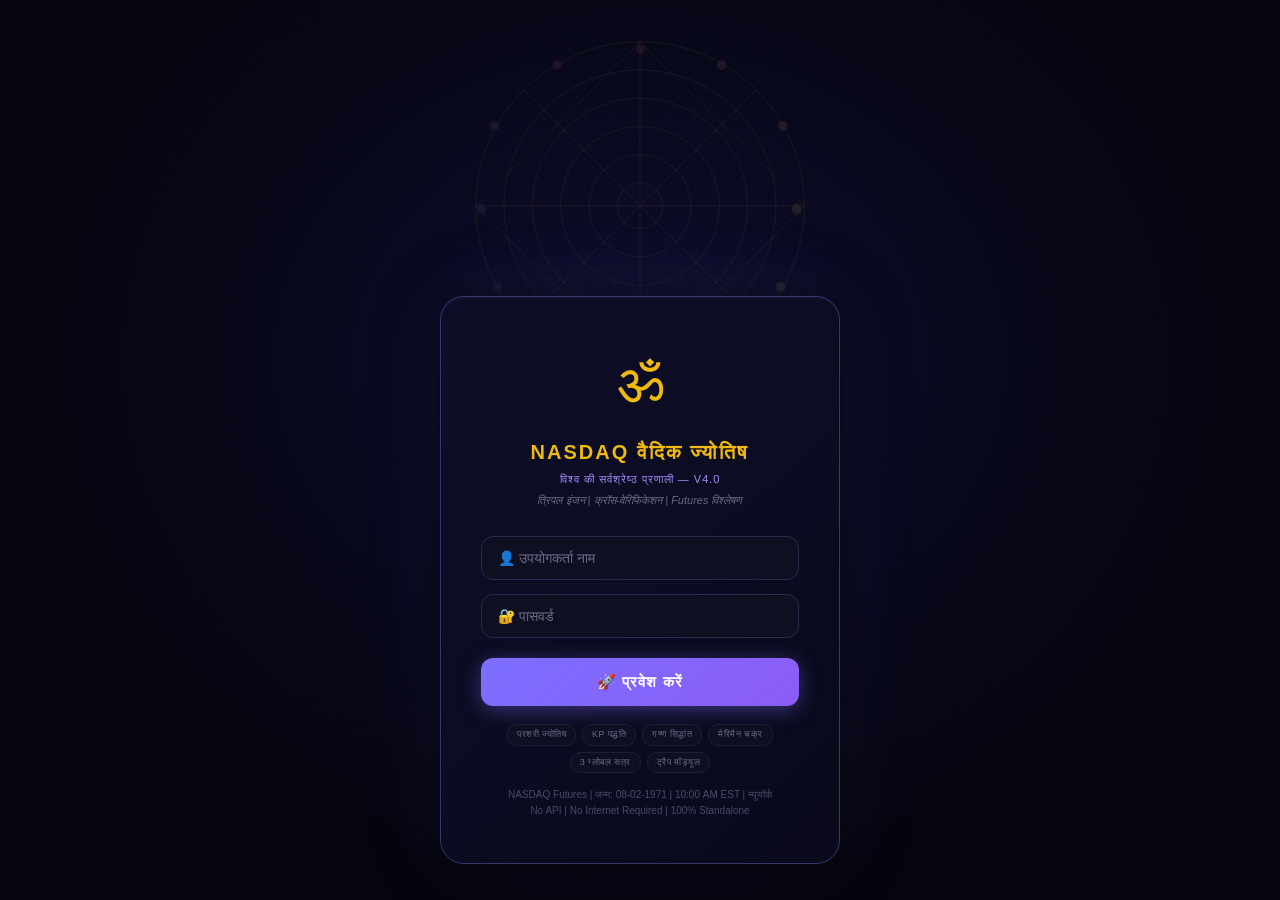
<file: index.html>
<!DOCTYPE html>
<html lang="hi">
<head>
<meta charset="UTF-8">
<meta name="viewport" content="width=device-width, initial-scale=1.0">
<title>NASDAQ वैदिक ज्योतिष v4.0 — विश्व का सर्वश्रेष्ठ सिस्टम</title>
<style>
/* ============================================================
   V4.0 — WORLD'S MOST ADVANCED VEDIC FINANCIAL ASTROLOGY
   NASDAQ Futures | 3 Global Sessions | Cross-Verification
   Triple Engine: Parashari + KP + Gann + Merriman
   ============================================================ */
*{margin:0;padding:0;box-sizing:border-box;}
:root{
  --bg:#05050e;--bg2:#0a0a18;--bg3:#0f0f22;--bg4:#14142e;--bg5:#1a1a3a;
  --accent:#7c6fff;--accent2:#a78bfa;--accent3:#c4b5fd;
  --gold:#f0b90b;--gold2:#ffd700;--gold3:#ffe066;
  --green:#00d084;--green2:#10b981;--green3:#34d399;
  --red:#ff4757;--red2:#ef4444;--red3:#f87171;
  --yellow:#ffd32a;--orange:#f97316;
  --blue:#3b82f6;--blue2:#60a5fa;--purple:#8b5cf6;
  --cyan:#06b6d4;--pink:#ec4899;
  --text:#e8e8f8;--text2:#c8c8e8;--muted:#6b6b8a;--muted2:#4a4a6a;
  --border:#1e1e3a;--border2:#2a2a50;--border3:#363670;
  --shadow:0 4px 24px rgba(0,0,0,0.6);
  --shadow2:0 8px 48px rgba(0,0,0,0.8);
  --glow-green:0 0 30px rgba(0,208,132,0.25);
  --glow-red:0 0 30px rgba(255,71,87,0.25);
  --glow-gold:0 0 30px rgba(240,185,11,0.25);
  --glow-accent:0 0 30px rgba(124,111,255,0.25);
}
*{transition:color 0.15s,background 0.15s,border-color 0.15s;}
body{background:var(--bg);color:var(--text);font-family:'Segoe UI',Arial,sans-serif;
  font-size:13px;min-height:100vh;overflow-x:hidden;line-height:1.5;}
::-webkit-scrollbar{width:5px;height:5px;}
::-webkit-scrollbar-track{background:var(--bg2);}
::-webkit-scrollbar-thumb{background:var(--border3);border-radius:3px;}
::-webkit-scrollbar-thumb:hover{background:var(--accent);}

/* ============================================================ LOGIN */
#loginScreen{
  position:fixed;inset:0;z-index:9999;
  background:radial-gradient(ellipse at 50% 40%,#0d0d2e 0%,#05050e 70%);
  display:flex;align-items:center;justify-content:center;flex-direction:column;gap:0;
}
.stars-wrap{position:fixed;inset:0;z-index:0;pointer-events:none;}
.star{position:absolute;border-radius:50%;background:#fff;}
@keyframes twinkle{0%,100%{opacity:.2;transform:scale(1);}50%{opacity:1;transform:scale(1.3);}}
@keyframes rotateMandala{to{transform:rotate(360deg);}}
.login-mandala-wrap{position:relative;width:340px;height:340px;margin-bottom:-80px;z-index:1;}
.login-mandala{width:100%;height:100%;animation:rotateMandala 40s linear infinite;opacity:.12;}
.login-mandala2{position:absolute;inset:0;width:100%;height:100%;animation:rotateMandala 25s linear infinite reverse;opacity:.08;}
.login-box{
  background:linear-gradient(135deg,rgba(13,13,40,0.97),rgba(10,10,28,0.99));
  border:1px solid var(--border3);border-radius:24px;
  padding:44px 40px;width:400px;
  box-shadow:var(--shadow2),0 0 80px rgba(124,111,255,0.15),inset 0 1px 0 rgba(255,255,255,0.05);
  position:relative;z-index:2;text-align:center;
}
@keyframes omPulse{0%,100%{text-shadow:0 0 20px rgba(240,185,11,.5),0 0 40px rgba(240,185,11,.2);}
  50%{text-shadow:0 0 40px rgba(240,185,11,.9),0 0 80px rgba(240,185,11,.4),0 0 120px rgba(240,185,11,.1);}}
.login-om{font-size:56px;color:var(--gold);margin-bottom:12px;animation:omPulse 3s ease-in-out infinite;display:block;}
.login-title{font-size:20px;font-weight:800;color:var(--gold);letter-spacing:2px;margin-bottom:4px;text-transform:uppercase;}
.login-ver{font-size:11px;color:var(--accent2);margin-bottom:4px;letter-spacing:1px;}
.login-sub{font-size:11px;color:var(--muted);margin-bottom:28px;font-style:italic;}
.login-field{
  width:100%;background:var(--bg3);border:1px solid var(--border2);
  color:var(--text);padding:13px 16px;border-radius:12px;font-size:14px;
  margin-bottom:14px;outline:none;transition:border-color .3s,box-shadow .3s;
}
.login-field:focus{border-color:var(--accent);box-shadow:0 0 0 3px rgba(124,111,255,.15);}
.login-field::placeholder{color:var(--muted);}
.login-btn{
  width:100%;background:linear-gradient(135deg,var(--accent),var(--purple));
  color:#fff;border:none;padding:15px;border-radius:12px;font-size:15px;
  font-weight:700;cursor:pointer;letter-spacing:1px;
  box-shadow:0 4px 20px rgba(124,111,255,.4);
  transition:opacity .2s,transform .15s,box-shadow .2s;margin-top:6px;
}
.login-btn:hover{opacity:.92;transform:translateY(-2px);box-shadow:0 8px 32px rgba(124,111,255,.5);}
.login-btn:active{transform:translateY(0);}
.login-error{color:var(--red);font-size:12px;margin-top:10px;display:none;}
@keyframes shake{0%,100%{transform:translateX(0);}20%,60%{transform:translateX(-8px);}40%,80%{transform:translateX(8px);}}
.login-tags{display:flex;gap:6px;justify-content:center;flex-wrap:wrap;margin-top:18px;}
.login-tag{background:var(--bg3);border:1px solid var(--border);color:var(--muted);
  font-size:9px;padding:3px 9px;border-radius:10px;letter-spacing:.5px;}
.login-info{color:var(--muted2);font-size:10px;margin-top:14px;line-height:1.6;}

/* ============================================================ MAIN */
#mainApp{display:none;}
.app{max-width:1900px;margin:0 auto;padding:10px 12px;}

/* HEADER */
.header{
  background:linear-gradient(135deg,var(--bg2),var(--bg3));
  border:1px solid var(--border2);border-radius:16px;padding:14px 20px;
  margin-bottom:10px;display:flex;align-items:center;justify-content:space-between;
  flex-wrap:wrap;gap:10px;box-shadow:0 0 50px rgba(124,111,255,.08);
}
.header-title{font-size:18px;color:var(--gold);letter-spacing:2px;font-weight:800;text-transform:uppercase;}
.header-sub{font-size:10px;color:var(--muted);margin-top:3px;}
.header-badge{
  display:inline-flex;gap:14px;background:var(--bg3);padding:5px 14px;
  border-radius:20px;border:1px solid var(--border);font-size:10px;flex-wrap:wrap;margin-top:6px;
}
.header-badge span{color:var(--gold);}
.header-right{display:flex;align-items:center;gap:8px;flex-wrap:wrap;}
.live-clock{
  background:var(--bg3);border:1px solid var(--border2);border-radius:10px;
  padding:6px 14px;font-size:12px;font-weight:700;color:var(--accent2);
  font-family:monospace;letter-spacing:1px;min-width:170px;text-align:center;
}
.header-btns{display:flex;gap:6px;flex-wrap:wrap;}

/* BUTTONS */
.btn{
  background:linear-gradient(135deg,var(--accent),var(--purple));color:#fff;border:none;
  padding:7px 16px;border-radius:8px;cursor:pointer;font-size:11px;font-weight:600;
  letter-spacing:.5px;transition:opacity .2s,transform .1s;white-space:nowrap;
}
.btn:hover{opacity:.9;transform:translateY(-1px);}
.btn:active{transform:translateY(0);}
.btn-outline{background:transparent;border:1px solid var(--border2);color:var(--text2);
  padding:7px 14px;border-radius:8px;cursor:pointer;font-size:11px;
  transition:all .2s;white-space:nowrap;}
.btn-outline:hover{border-color:var(--accent);color:var(--accent2);}
.btn-gold{background:linear-gradient(135deg,var(--gold),#c8960a);color:#000;border:none;
  padding:7px 16px;border-radius:8px;cursor:pointer;font-size:11px;font-weight:700;
  transition:opacity .2s,transform .1s;white-space:nowrap;}
.btn-gold:hover{opacity:.9;transform:translateY(-1px);}
.btn-green{background:linear-gradient(135deg,var(--green),var(--green2));color:#000;border:none;
  padding:7px 16px;border-radius:8px;cursor:pointer;font-size:11px;font-weight:700;
  transition:opacity .2s;white-space:nowrap;}
.btn-red{background:linear-gradient(135deg,var(--red),var(--red2));color:#fff;border:none;
  padding:7px 16px;border-radius:8px;cursor:pointer;font-size:11px;font-weight:700;
  transition:opacity .2s;white-space:nowrap;}
.btn-print{background:linear-gradient(135deg,#1e3a5f,#2563eb);color:#fff;border:none;
  padding:7px 16px;border-radius:8px;cursor:pointer;font-size:11px;font-weight:600;
  transition:opacity .2s;white-space:nowrap;}
.logout-btn{background:transparent;border:1px solid var(--border2);color:var(--muted);
  padding:6px 12px;border-radius:8px;cursor:pointer;font-size:11px;transition:all .2s;}
.logout-btn:hover{border-color:var(--red);color:var(--red);}

/* CONTROLS BAR */
.controls{
  display:flex;align-items:center;gap:8px;margin-bottom:10px;flex-wrap:wrap;
  background:var(--bg2);border:1px solid var(--border);border-radius:12px;padding:10px 16px;
}
.ctrl-label{font-size:11px;color:var(--muted);}
.date-picker{
  background:var(--bg3);border:1px solid var(--border2);color:var(--text);
  padding:7px 12px;border-radius:8px;font-size:12px;outline:none;cursor:pointer;
}
.date-picker:focus{border-color:var(--accent);}
.accuracy-badge{
  margin-left:auto;background:var(--bg3);border:1px solid var(--border2);
  border-radius:8px;padding:5px 12px;font-size:10px;color:var(--muted);
}
.accuracy-badge span{color:var(--green);font-weight:700;}

/* ALERT TICKER */
.ticker-bar{
  background:linear-gradient(90deg,var(--bg2),var(--bg3),var(--bg2));
  border:1px solid var(--border);border-radius:8px;
  padding:7px 0;margin-bottom:10px;overflow:hidden;display:flex;align-items:center;
}
.ticker-label{color:var(--red);font-weight:700;font-size:10px;
  text-transform:uppercase;letter-spacing:1px;flex-shrink:0;padding:0 14px;
  border-right:1px solid var(--border2);}
.ticker-scroll{flex:1;overflow:hidden;position:relative;height:18px;}
.ticker-content{
  position:absolute;white-space:nowrap;color:var(--yellow);font-size:11px;
  animation:ticker 40s linear infinite;
}
@keyframes ticker{0%{transform:translateX(100vw);}100%{transform:translateX(-100%);}}

/* ============================================================ ONE-CLICK VERDICT */
.verdict-hero{
  background:var(--bg2);border:1px solid var(--border2);border-radius:16px;
  padding:16px;margin-bottom:10px;
  display:grid;grid-template-columns:auto 1fr auto;gap:16px;align-items:center;
}
.verdict-main-signal{
  text-align:center;min-width:160px;padding:16px 20px;border-radius:14px;
  position:relative;overflow:hidden;
}
.verdict-main-signal::before{
  content:'';position:absolute;inset:0;opacity:.05;
  background:repeating-linear-gradient(45deg,transparent,transparent 8px,rgba(255,255,255,.2) 8px,rgba(255,255,255,.2) 9px);
}
.vms-label{font-size:10px;color:rgba(255,255,255,.6);text-transform:uppercase;letter-spacing:1.5px;}
.vms-signal{font-size:36px;font-weight:900;letter-spacing:4px;line-height:1.1;margin:6px 0;}
.vms-score{font-size:13px;font-weight:700;margin-top:4px;}
.vms-conf{font-size:11px;opacity:.7;margin-top:2px;}
.vms-bull{background:linear-gradient(135deg,#002a16,#004a26);border:2px solid var(--green);
  box-shadow:var(--glow-green);}
.vms-bear{background:linear-gradient(135deg,#2a0008,#4a0012);border:2px solid var(--red);
  box-shadow:var(--glow-red);}
.vms-neut{background:linear-gradient(135deg,#1a1500,#2a2200);border:2px solid var(--yellow);}
.vms-uncert{background:linear-gradient(135deg,#0a0a20,#151530);border:2px solid var(--muted);
  border-style:dashed;}

.verdict-detail{flex:1;}
.verdict-quick-row{display:flex;gap:8px;flex-wrap:wrap;margin-bottom:8px;}
.vq-card{
  background:var(--bg3);border:1px solid var(--border);border-radius:10px;
  padding:8px 12px;flex:1;min-width:100px;text-align:center;
}
.vq-label{font-size:9px;color:var(--muted);text-transform:uppercase;letter-spacing:.5px;}
.vq-val{font-size:15px;font-weight:800;margin-top:3px;}
.vq-sub{font-size:9px;color:var(--muted);margin-top:1px;}

.verdict-summary{
  background:var(--bg3);border:1px solid var(--border);border-radius:10px;
  padding:10px 14px;font-size:11px;line-height:1.8;
}

.cv-panel{min-width:180px;}
.cv-title{font-size:10px;color:var(--gold);text-transform:uppercase;letter-spacing:1px;margin-bottom:8px;font-weight:700;}
.cv-item{display:flex;align-items:center;gap:8px;padding:5px 0;border-bottom:1px solid var(--border);font-size:11px;}
.cv-item:last-child{border:none;}
.cv-system{flex:1;color:var(--text2);}
.cv-agree{font-size:18px;}
.cv-score{font-weight:700;min-width:35px;text-align:right;}
.cv-agree-true{color:var(--green);}
.cv-agree-false{color:var(--red);}
.cv-bar{height:3px;border-radius:2px;margin-top:3px;background:var(--bg);}
.cv-bar-fill{height:100%;border-radius:2px;}

/* CROSS VERIFICATION STATUS */
.cv-status-badge{
  display:inline-flex;align-items:center;gap:6px;
  background:var(--bg3);border:1px solid var(--border2);border-radius:20px;
  padding:4px 12px;font-size:10px;margin-bottom:8px;
}
.cv-dot{width:8px;height:8px;border-radius:50%;}
.cv-dot.verified{background:var(--green);box-shadow:0 0 6px var(--green);}
.cv-dot.conflict{background:var(--yellow);box-shadow:0 0 6px var(--yellow);}
.cv-dot.uncertain{background:var(--red);box-shadow:0 0 6px var(--red);}

/* ============================================================ MAIN GRID */
.main-grid{
  display:grid;
  grid-template-columns:290px 1fr 290px;
  gap:10px;
  margin-bottom:10px;
}
.panel{
  background:var(--bg2);border:1px solid var(--border);border-radius:12px;
  padding:12px;box-shadow:var(--shadow);
}
.panel-title{
  font-size:10px;text-transform:uppercase;letter-spacing:1.5px;color:var(--gold);
  margin-bottom:10px;border-bottom:1px solid var(--border);padding-bottom:7px;
  display:flex;align-items:center;gap:6px;font-weight:700;
}
.panel-title-icon{font-size:12px;}
.panel-badge{
  margin-left:auto;background:var(--bg3);border:1px solid var(--border2);
  border-radius:10px;padding:2px 8px;font-size:9px;color:var(--muted);text-transform:none;letter-spacing:0;
}

/* ============================================================ GLOBAL SESSIONS */
.sessions-full{
  background:var(--bg2);border:1px solid var(--border2);border-radius:16px;
  padding:14px;margin-bottom:10px;
}
.sessions-title{
  font-size:11px;text-transform:uppercase;letter-spacing:1.5px;color:var(--gold);
  margin-bottom:12px;display:flex;align-items:center;gap:8px;font-weight:700;
}
.sessions-grid{display:grid;grid-template-columns:1fr 1fr 1fr;gap:10px;}
.session-deep{
  background:var(--bg3);border:1px solid var(--border);border-radius:14px;
  padding:14px;position:relative;overflow:hidden;
}
.session-deep::before{
  content:'';position:absolute;top:0;left:0;right:0;height:3px;
  border-radius:14px 14px 0 0;
}
.session-deep.asian::before{background:linear-gradient(90deg,var(--yellow),var(--orange));}
.session-deep.london::before{background:linear-gradient(90deg,var(--blue),var(--cyan));}
.session-deep.newyork::before{background:linear-gradient(90deg,var(--green),var(--accent));}
.session-deep.active-now{box-shadow:0 0 20px rgba(124,111,255,.2);border-color:var(--accent);}

.sess-header{display:flex;align-items:center;justify-content:space-between;margin-bottom:10px;}
.sess-flag{font-size:18px;}
.sess-name{font-size:12px;font-weight:700;color:var(--text);}
.sess-time-ist{font-size:10px;color:var(--muted);}
.sess-live-badge{
  font-size:9px;background:var(--green);color:#000;font-weight:700;
  padding:2px 8px;border-radius:10px;animation:liveBlink 1.5s ease-in-out infinite;
}
@keyframes liveBlink{0%,100%{opacity:1;}50%{opacity:.5;}}

.sess-signal-row{
  display:flex;align-items:center;justify-content:space-between;
  background:var(--bg2);border-radius:10px;padding:10px 12px;margin-bottom:8px;
}
.sess-signal-label{font-size:9px;color:var(--muted);text-transform:uppercase;}
.sess-signal-val{font-size:22px;font-weight:900;letter-spacing:2px;}
.sess-conf-bar{height:4px;background:var(--bg);border-radius:2px;margin:6px 0;}
.sess-conf-fill{height:100%;border-radius:2px;transition:width .8s ease;}

.sess-details{display:grid;grid-template-columns:1fr 1fr;gap:6px;margin-bottom:8px;}
.sess-detail-item{
  background:var(--bg2);border-radius:8px;padding:6px 8px;
}
.sdl{font-size:8px;color:var(--muted);text-transform:uppercase;letter-spacing:.5px;}
.sdv{font-size:11px;font-weight:700;color:var(--text2);margin-top:2px;}

/* TRAP MODULE */
.trap-module{
  border-radius:10px;padding:10px;margin-bottom:8px;border:1px solid;
}
.trap-module.bull-trap{background:rgba(255,71,87,.08);border-color:rgba(255,71,87,.3);}
.trap-module.bear-trap{background:rgba(0,208,132,.08);border-color:rgba(0,208,132,.3);}
.trap-module.sideways{background:rgba(255,211,42,.08);border-color:rgba(255,211,42,.3);}
.trap-module.clear{background:rgba(0,208,132,.05);border-color:rgba(0,208,132,.2);}
.trap-title{font-size:10px;font-weight:700;text-transform:uppercase;letter-spacing:1px;margin-bottom:4px;}
.trap-title.bull-trap{color:var(--red);}
.trap-title.bear-trap{color:var(--green);}
.trap-title.sideways{color:var(--yellow);}
.trap-title.clear{color:var(--green2);}
.trap-desc{font-size:10px;color:var(--text2);line-height:1.5;}

/* PINPOINT ALERTS */
.alerts-section{
  background:var(--bg2);border:1px solid var(--border2);border-radius:16px;
  padding:14px;margin-bottom:10px;
}
.alert-item{
  display:flex;align-items:flex-start;gap:10px;padding:8px 0;
  border-bottom:1px solid var(--border);font-size:11px;
}
.alert-item:last-child{border:none;}
.alert-time{
  background:var(--bg3);border:1px solid var(--border2);border-radius:6px;
  padding:3px 8px;font-size:10px;color:var(--gold);font-weight:700;
  font-family:monospace;white-space:nowrap;min-width:80px;text-align:center;
}
.alert-icon{font-size:16px;flex-shrink:0;margin-top:1px;}
.alert-body{flex:1;}
.alert-name{font-weight:700;color:var(--text);margin-bottom:2px;}
.alert-desc{color:var(--muted);font-size:10px;line-height:1.4;}
.alert-impact{
  font-size:9px;padding:3px 8px;border-radius:10px;flex-shrink:0;font-weight:700;
}
.alert-impact.high{background:rgba(255,71,87,.15);color:var(--red);}
.alert-impact.medium{background:rgba(255,211,42,.15);color:var(--yellow);}
.alert-impact.low{background:rgba(0,208,132,.15);color:var(--green);}

/* SIGNAL BOX */
.signal-box{
  text-align:center;padding:16px;border-radius:12px;margin-bottom:10px;
  position:relative;overflow:hidden;
}
.signal-box::after{
  content:'';position:absolute;inset:0;
  background:repeating-linear-gradient(45deg,transparent,transparent 12px,rgba(255,255,255,.02) 12px,rgba(255,255,255,.02) 13px);
}
.signal-box.bullish{background:linear-gradient(135deg,#002010,#003520);border:2px solid var(--green);box-shadow:var(--glow-green);}
.signal-box.bearish{background:linear-gradient(135deg,#200005,#350008);border:2px solid var(--red);box-shadow:var(--glow-red);}
.signal-box.neutral{background:linear-gradient(135deg,#181200,#252000);border:2px solid var(--yellow);}
.signal-box.uncertain{background:linear-gradient(135deg,#0a0a1a,#131325);border:2px dashed var(--muted);}
.signal-label{font-size:30px;font-weight:900;letter-spacing:3px;position:relative;z-index:1;}
.bullish .signal-label{color:var(--green);text-shadow:var(--glow-green);}
.bearish .signal-label{color:var(--red);text-shadow:var(--glow-red);}
.neutral .signal-label{color:var(--yellow);}
.uncertain .signal-label{color:var(--muted);}
.strength-bar{height:8px;background:var(--bg3);border-radius:4px;margin:10px 0 6px;overflow:hidden;position:relative;z-index:1;}
.strength-fill{height:100%;border-radius:4px;transition:width 1.2s ease;}
.signal-score-row{font-size:11px;color:var(--muted);position:relative;z-index:1;}

/* GAP PREDICTION */
.gap-row{display:grid;grid-template-columns:repeat(3,1fr);gap:6px;margin-bottom:10px;}
.gap-card{background:var(--bg3);border:1px solid var(--border);border-radius:10px;padding:10px;text-align:center;}
.gap-card-lbl{font-size:9px;color:var(--muted);text-transform:uppercase;letter-spacing:.5px;}
.gap-card-val{font-size:15px;font-weight:800;margin:4px 0;}
.gap-card-sub{font-size:9px;color:var(--muted);}
.gap-up{color:var(--green);}
.gap-down{color:var(--red);}
.gap-flat{color:var(--yellow);}
.gap-uncert{color:var(--muted);}

/* KUNDALI */
#kundali-svg{width:100%;max-width:280px;display:block;margin:0 auto;}

/* BHAVA TABLE */
.bhava-table{width:100%;font-size:10px;border-collapse:collapse;}
.bhava-table td{padding:4px 5px;border-bottom:1px solid var(--border);vertical-align:top;}
.bhava-table tr:hover td{background:var(--bg3);}
.b-num{color:var(--gold);font-weight:700;width:18px;}
.b-sign{color:var(--accent2);width:52px;}
.b-lord{color:var(--yellow);width:42px;font-size:9px;}
.b-planets{color:var(--green);width:44px;}
.b-effect{color:var(--muted);font-size:8px;}
.b-market{font-weight:700;font-size:10px;width:28px;text-align:right;}

/* PLANET TABLE */
.planet-table{width:100%;border-collapse:collapse;font-size:11px;}
.planet-table th{color:var(--muted);font-size:9px;text-transform:uppercase;
  padding:4px 5px;text-align:left;border-bottom:1px solid var(--border);letter-spacing:.5px;}
.planet-table td{padding:4px 5px;border-bottom:1px solid var(--border);vertical-align:middle;}
.planet-table tr:hover td{background:var(--bg3);}
.benefic{color:var(--green);}
.malefic{color:var(--red);}
.neutral-p{color:var(--yellow);}
.retro-tag{font-size:8px;color:var(--red);background:rgba(255,71,87,.1);
  border:1px solid rgba(255,71,87,.3);border-radius:3px;padding:0 4px;margin-left:2px;}
.dignity-tag{font-size:8px;border-radius:3px;padding:0 4px;margin-left:2px;}
.dignity-exalt{background:rgba(0,208,132,.15);color:var(--green);border:1px solid rgba(0,208,132,.3);}
.dignity-debit{background:rgba(255,71,87,.15);color:var(--red);border:1px solid rgba(255,71,87,.3);}
.dignity-own{background:rgba(255,211,42,.15);color:var(--yellow);border:1px solid rgba(255,211,42,.3);}

/* TRANSIT */
.transit-row{display:flex;align-items:center;gap:5px;padding:5px 0;
  border-bottom:1px solid var(--border);font-size:10px;}
.transit-row:last-child{border:none;}
.t-from{width:52px;font-weight:600;color:var(--accent2);}
.t-asp{width:60px;font-size:9px;color:var(--muted);}
.t-to{width:52px;}
.t-bh{font-size:8px;color:var(--muted2);}
.t-orb{font-size:8px;color:var(--muted);margin-left:auto;}
.t-sc{font-weight:700;min-width:30px;text-align:right;}
.t-pos{color:var(--green);}
.t-neg{color:var(--red);}

/* DASHA */
.dasha-box{background:var(--bg3);border:1px solid var(--border);border-radius:10px;padding:10px;margin-bottom:7px;}
.dasha-lbl{font-size:9px;color:var(--muted);text-transform:uppercase;letter-spacing:1px;}
.dasha-planet{font-size:17px;font-weight:800;color:var(--accent2);margin:3px 0;}
.dasha-period{font-size:10px;color:var(--muted);}
.dasha-bar{height:4px;background:var(--bg);border-radius:2px;margin-top:6px;overflow:hidden;}
.dasha-fill{height:100%;background:linear-gradient(90deg,var(--accent),var(--purple));border-radius:2px;}
.dasha-interp{font-size:10px;color:var(--text2);line-height:1.5;margin-top:6px;}

/* PANCHANG */
.panchang-grid{display:grid;grid-template-columns:1fr 1fr;gap:6px;}
.pc-card{background:var(--bg3);border:1px solid var(--border);border-radius:8px;padding:8px;}
.pc-lbl{font-size:8px;color:var(--muted);text-transform:uppercase;letter-spacing:.5px;}
.pc-val{font-size:12px;font-weight:700;color:var(--text);margin-top:2px;}
.pc-sub{font-size:8px;color:var(--muted);}

/* YOGAS */
.yoga-item{display:flex;align-items:flex-start;gap:7px;padding:6px 0;
  border-bottom:1px solid var(--border);font-size:10px;}
.yoga-item:last-child{border:none;}
.yoga-icon-box{width:22px;height:22px;border-radius:6px;display:flex;align-items:center;
  justify-content:center;font-size:11px;flex-shrink:0;}
.yoga-icon-pos{background:rgba(0,208,132,.1);}
.yoga-icon-neg{background:rgba(255,71,87,.1);}
.yoga-name{font-weight:700;color:var(--accent2);font-size:10px;}
.yoga-eff{color:var(--muted);font-size:9px;margin-top:1px;}
.yoga-sc{margin-left:auto;font-weight:700;font-size:11px;min-width:24px;text-align:center;
  border-radius:4px;padding:2px 5px;flex-shrink:0;}
.yoga-sc-pos{background:rgba(0,208,132,.1);color:var(--green);}
.yoga-sc-neg{background:rgba(255,71,87,.1);color:var(--red);}

/* SCORE BREAKDOWN */
.score-break{display:flex;flex-direction:column;gap:5px;margin:8px 0;}
.sb-row{display:flex;align-items:center;gap:7px;font-size:10px;}
.sb-lbl{width:95px;color:var(--muted);font-size:9px;}
.sb-bar{flex:1;height:6px;background:var(--bg3);border-radius:3px;overflow:hidden;}
.sb-fill{height:100%;border-radius:3px;transition:width .8s ease;}
.sb-val{width:35px;text-align:right;font-weight:700;font-size:10px;}

/* TABS */
.tabs{display:flex;gap:4px;margin-bottom:10px;flex-wrap:wrap;}
.tab{padding:5px 12px;border-radius:8px;cursor:pointer;font-size:11px;
  background:var(--bg3);border:1px solid var(--border);color:var(--muted);
  transition:all .2s;letter-spacing:.3px;}
.tab:hover{border-color:var(--accent2);color:var(--text2);}
.tab.active{background:linear-gradient(135deg,var(--accent),var(--purple));
  color:#fff;border-color:var(--accent);}

/* WEEKLY */
.week-grid{display:grid;grid-template-columns:repeat(5,1fr);gap:6px;}
.week-day{background:var(--bg3);border:1px solid var(--border);border-radius:10px;
  padding:8px 6px;text-align:center;}
.week-day.today{border-color:var(--accent);box-shadow:0 0 15px rgba(124,111,255,.2);}
.week-day.holiday{opacity:.35;}
.wd-name{font-size:10px;color:var(--muted);font-weight:600;}
.wd-date{font-size:10px;margin:2px 0;font-weight:700;}
.wd-sig{font-size:13px;font-weight:800;margin:2px 0;}
.wd-score{font-size:9px;color:var(--muted);}
.wd-nak{font-size:8px;color:var(--accent2);}
.wd-bar{height:3px;border-radius:2px;margin-top:4px;}
.wd-conf{font-size:8px;color:var(--muted);margin-top:2px;}

/* MONTHLY */
.month-hdr{display:grid;grid-template-columns:repeat(7,1fr);gap:2px;margin-bottom:4px;}
.mhc{text-align:center;font-size:9px;color:var(--muted);padding:2px;font-weight:600;}
.month-grid{display:grid;grid-template-columns:repeat(7,1fr);gap:2px;}
.month-day{background:var(--bg3);border:1px solid var(--border);border-radius:5px;
  padding:3px 2px;text-align:center;min-height:44px;cursor:default;}
.month-day.today-m{border-color:var(--gold);}
.month-day.weekend{opacity:.3;}
.month-day.holiday-m{opacity:.2;}
.md-n{font-size:9px;color:var(--muted);font-weight:700;}
.md-s{font-size:10px;font-weight:800;}
.md-sc{font-size:8px;color:var(--muted);}
.md-k{font-size:7px;color:var(--accent2);}

/* HORA */
.hora-grid{display:grid;grid-template-columns:repeat(6,1fr);gap:3px;}
.hora-cell{background:var(--bg3);border:1px solid var(--border);border-radius:6px;
  padding:5px;text-align:center;font-size:10px;}
.hora-cell.now-hora{border-color:var(--accent);background:var(--bg4);
  box-shadow:0 0 12px rgba(124,111,255,.2);}
.h-time{color:var(--muted);font-size:8px;}
.h-lord{font-weight:700;margin:2px 0;}
.h-sig{font-size:8px;}

/* NAKSHATRA */
.nak-box{background:var(--bg3);border:1px solid var(--border);border-radius:10px;padding:10px;margin-bottom:8px;}
.nak-name{font-size:14px;font-weight:800;color:var(--accent2);}
.nak-lord{font-size:10px;color:var(--gold);margin-top:2px;}
.nak-chars{display:flex;gap:6px;flex-wrap:wrap;margin:6px 0;}
.nak-char{background:var(--bg2);border:1px solid var(--border2);border-radius:6px;
  padding:3px 8px;font-size:9px;color:var(--text2);}
.nak-market{font-size:10px;color:var(--text2);line-height:1.6;margin-top:4px;}

/* PLANET STATUS PILLS */
.planet-pills{display:flex;gap:5px;flex-wrap:wrap;margin:6px 0;}
.pp{background:var(--bg3);border:1px solid var(--border);border-radius:10px;
  padding:3px 8px;font-size:10px;display:flex;align-items:center;gap:4px;}
.pp.retro{border-color:rgba(255,71,87,.4);}
.pp.exalted{border-color:rgba(0,208,132,.4);}
.pp.debil{border-color:rgba(255,71,87,.4);}
.pp.own{border-color:rgba(255,211,42,.4);}

/* BHAVA ACTIVATION GRID */
.bav-grid{display:grid;grid-template-columns:repeat(6,1fr);gap:4px;margin-top:8px;}
.bav-cell{background:var(--bg3);border:1px solid var(--border);border-radius:6px;
  padding:5px;text-align:center;font-size:10px;}
.bav-cell.bav-bull{background:rgba(0,208,132,.08);border-color:rgba(0,208,132,.3);}
.bav-cell.bav-bear{background:rgba(255,71,87,.08);border-color:rgba(255,71,87,.3);}
.bav-cell.bav-active{border-color:var(--gold);}
.bav-num{color:var(--gold);font-weight:700;font-size:9px;}
.bav-pl{color:var(--green);font-size:8px;}
.bav-eff{font-size:7px;color:var(--muted);}

/* KP TABLE */
.kp-table{width:100%;border-collapse:collapse;font-size:10px;}
.kp-table th{color:var(--muted);font-size:8px;text-transform:uppercase;
  padding:4px 5px;text-align:left;border-bottom:1px solid var(--border);}
.kp-table td{padding:4px 5px;border-bottom:1px solid var(--border);}
.kp-table tr:hover td{background:var(--bg3);}

/* GANN */
.gann-grid{display:grid;grid-template-columns:1fr 1fr;gap:5px;}
.gann-lv{background:var(--bg3);border:1px solid var(--border);border-radius:8px;
  padding:7px;text-align:center;}
.gann-lbl{font-size:8px;color:var(--muted);text-transform:uppercase;}
.gann-val{font-size:13px;font-weight:700;margin-top:2px;}

/* MERRIMAN CYCLES */
.cycle-row{display:flex;align-items:center;gap:8px;padding:6px 0;
  border-bottom:1px solid var(--border);font-size:10px;}
.cycle-row:last-child{border:none;}
.cycle-name{width:105px;color:var(--accent2);}
.cycle-status{flex:1;color:var(--text2);}
.cycle-badge{font-size:9px;padding:2px 8px;border-radius:4px;font-weight:700;}
.cycle-bull{background:rgba(0,208,132,.15);color:var(--green);}
.cycle-bear{background:rgba(255,71,87,.15);color:var(--red);}
.cycle-neut{background:rgba(255,211,42,.1);color:var(--yellow);}

/* EVENTS */
.event-row{display:flex;align-items:flex-start;gap:8px;padding:6px 0;
  border-bottom:1px solid var(--border);font-size:10px;}
.event-row:last-child{border:none;}
.event-date{width:60px;color:var(--gold);font-size:9px;font-weight:700;flex-shrink:0;}
.event-desc{flex:1;color:var(--text2);}
.event-imp{font-size:8px;padding:2px 7px;border-radius:10px;flex-shrink:0;font-weight:700;}
.ev-high{background:rgba(255,71,87,.15);color:var(--red);}
.ev-mid{background:rgba(255,211,42,.1);color:var(--yellow);}
.ev-low{background:rgba(0,208,132,.1);color:var(--green);}

/* MOON SPEED INDICATOR */
.moon-speed-wrap{
  background:var(--bg3);border:1px solid var(--border);border-radius:10px;
  padding:10px;margin-bottom:8px;
}
.ms-label{font-size:9px;color:var(--muted);text-transform:uppercase;letter-spacing:.5px;}
.ms-val{font-size:20px;font-weight:800;color:var(--accent2);margin:4px 0;}
.ms-bar{height:8px;background:var(--bg);border-radius:4px;overflow:hidden;margin:6px 0;}
.ms-fill{height:100%;border-radius:4px;}
.ms-desc{font-size:10px;color:var(--text2);}

/* SCROLL TABLE */
.scroll-wrap{max-height:220px;overflow-y:auto;}

/* FULL WIDTH ROW */
.full-row{grid-column:1/-1;}

/* DISCLAIMER */
.disclaimer{
  background:var(--bg2);border:1px solid var(--border);border-radius:10px;
  padding:10px 16px;margin-top:10px;font-size:10px;color:var(--muted);
  line-height:1.7;text-align:center;
}
/* FOOTER */
.footer{text-align:center;padding:14px;color:var(--muted);font-size:10px;
  margin-top:10px;border-top:1px solid var(--border);line-height:1.8;}

/* ============================================================ PRINT STYLES */
@media print{
  body{background:#fff!important;color:#000!important;font-size:11pt;}
  #loginScreen,#mainApp .header-right,.controls,.ticker-bar,.logout-btn,
  .btn,.btn-outline,.btn-gold,.btn-green,.btn-red,.btn-print,
  .tabs,.tab{display:none!important;}
  .panel,.sessions-full,.alerts-section,.verdict-hero{
    background:#fff!important;border:1px solid #ccc!important;
    box-shadow:none!important;break-inside:avoid;margin-bottom:10pt;
  }
  .main-grid{grid-template-columns:1fr 1fr 1fr!important;}
  .panel-title,.verdict-title{color:#333!important;border-color:#ccc!important;}
  .signal-box{border:2px solid #333!important;background:#f9f9f9!important;
    box-shadow:none!important;}
  .signal-label{color:#000!important;text-shadow:none!important;}
  :root{--text:#000;--text2:#333;--muted:#666;--gold:#8a6800;
    --green:#006040;--red:#800020;--accent:#4030a0;--accent2:#503090;
    --bg:#fff;--bg2:#f8f8f8;--bg3:#f0f0f0;--border:#ccc;--border2:#bbb;}
  .print-header{display:block!important;}
  * {animation:none!important;transition:none!important;}
}
.print-header{display:none;text-align:center;margin-bottom:16pt;border-bottom:2px solid #333;padding-bottom:8pt;}
.print-header h2{font-size:16pt;color:#333;}
.print-header p{font-size:10pt;color:#666;}

/* RESPONSIVE */
@media(max-width:1400px){.main-grid{grid-template-columns:270px 1fr 270px;}}
@media(max-width:1100px){.main-grid{grid-template-columns:1fr 1fr;}
  .main-grid>div:last-child{grid-column:1/-1;}
  .sessions-grid{grid-template-columns:1fr;}}
@media(max-width:700px){
  .main-grid{grid-template-columns:1fr;}
  .sessions-grid{grid-template-columns:1fr;}
  .verdict-hero{grid-template-columns:1fr;}
  .gap-row{grid-template-columns:1fr;}
  .week-grid{grid-template-columns:repeat(3,1fr);}
  .hora-grid{grid-template-columns:repeat(4,1fr);}
  .panchang-grid{grid-template-columns:1fr;}
  .login-box{width:95%;padding:30px 24px;}
}

/* CONFIDENCE INDICATOR */
.conf-ring{display:inline-flex;align-items:center;justify-content:center;
  width:48px;height:48px;border-radius:50%;font-size:12px;font-weight:800;
  position:relative;flex-shrink:0;}
.conf-high{background:rgba(0,208,132,.15);border:2px solid var(--green);color:var(--green);}
.conf-mid{background:rgba(255,211,42,.15);border:2px solid var(--yellow);color:var(--yellow);}
.conf-low{background:rgba(255,71,87,.15);border:2px solid var(--red);color:var(--red);}

/* VERIFY STATUS ROW */
.verify-row{
  display:flex;align-items:center;gap:8px;background:var(--bg3);
  border:1px solid var(--border);border-radius:8px;
  padding:7px 12px;margin-bottom:8px;font-size:10px;
}
.verify-icon{font-size:14px;}
.verify-text{flex:1;color:var(--text2);}
.verify-status{font-size:9px;font-weight:700;padding:2px 8px;border-radius:10px;}
.vs-agree{background:rgba(0,208,132,.15);color:var(--green);}
.vs-conflict{background:rgba(255,211,42,.1);color:var(--yellow);}
.vs-uncertain{background:rgba(255,71,87,.1);color:var(--red);}

/* MOON AVASTHA */
.avastha-box{background:var(--bg3);border:1px solid var(--border);border-radius:8px;
  padding:8px;margin-top:6px;}
.avsth-lbl{font-size:8px;color:var(--muted);text-transform:uppercase;}
.avsth-val{font-size:13px;font-weight:700;color:var(--accent2);margin-top:2px;}
.avsth-desc{font-size:9px;color:var(--muted);margin-top:2px;}

/* PLANET STRENGTH BARS */
.pstr-row{display:flex;align-items:center;gap:6px;padding:3px 0;font-size:10px;}
.pstr-name{width:60px;color:var(--text2);}
.pstr-bar{flex:1;height:5px;background:var(--bg);border-radius:3px;overflow:hidden;}
.pstr-fill{height:100%;border-radius:3px;}
.pstr-val{width:30px;text-align:right;font-size:9px;color:var(--muted);}

/* SPECIAL HIGHLIGHT */
.highlight-box{
  background:linear-gradient(135deg,rgba(240,185,11,.05),rgba(124,111,255,.05));
  border:1px solid rgba(240,185,11,.2);border-radius:10px;padding:10px;margin-top:6px;
}
.highlight-title{color:var(--gold);font-size:10px;font-weight:700;margin-bottom:4px;}
.highlight-text{color:var(--text2);font-size:10px;line-height:1.6;}

/* INFO TOOLTIP */
[data-tip]{position:relative;cursor:help;}
[data-tip]:hover::after{
  content:attr(data-tip);position:absolute;bottom:calc(100% + 6px);left:50%;
  transform:translateX(-50%);background:var(--bg4);border:1px solid var(--border2);
  color:var(--text);padding:5px 10px;border-radius:6px;font-size:10px;
  white-space:nowrap;z-index:200;pointer-events:none;
  box-shadow:var(--shadow);
}
</style>
</head>
<body>

<!-- STARS BACKGROUND -->
<div class="stars-wrap" id="starsWrap"></div>

<!-- ============================================================ LOGIN -->
<div id="loginScreen">
  <div class="login-mandala-wrap">
    <svg class="login-mandala" viewBox="0 0 300 300" xmlns="http://www.w3.org/2000/svg">
      <g stroke="#f0b90b" stroke-width="0.6" fill="none">
        <circle cx="150" cy="150" r="145"/><circle cx="150" cy="150" r="120"/>
        <circle cx="150" cy="150" r="95"/><circle cx="150" cy="150" r="70"/>
        <circle cx="150" cy="150" r="45"/><circle cx="150" cy="150" r="20"/>
        <line x1="150" y1="5" x2="150" y2="295"/><line x1="5" y1="150" x2="295" y2="150"/>
        <line x1="47" y1="47" x2="253" y2="253"/><line x1="253" y1="47" x2="47" y2="253"/>
        <line x1="5" y1="150" x2="150" y2="5"/><line x1="150" y1="5" x2="295" y2="150"/>
        <line x1="295" y1="150" x2="150" y2="295"/><line x1="150" y1="295" x2="5" y2="150"/>
      </g>
      <g fill="#6c63ff" font-size="8" text-anchor="middle" font-family="sans-serif" opacity="0.8">
        <text x="150" y="14">♈</text><text x="222" y="28">♉</text><text x="276" y="82">♊</text>
        <text x="288" y="155">♋</text><text x="274" y="224">♌</text><text x="222" y="277">♍</text>
        <text x="150" y="293">♎</text><text x="77" y="277">♏</text><text x="24" y="224">♐</text>
        <text x="10" y="155">♑</text><text x="22" y="82">♒</text><text x="77" y="28">♓</text>
      </g>
    </svg>
    <svg class="login-mandala2" viewBox="0 0 300 300" xmlns="http://www.w3.org/2000/svg">
      <g stroke="#7c6fff" stroke-width="0.4" fill="none" opacity="0.6">
        <polygon points="150,10 270,215 30,215"/><polygon points="150,290 30,85 270,85"/>
        <polygon points="150,30 255,200 45,200"/><polygon points="150,270 45,100 255,100"/>
      </g>
    </svg>
  </div>

  <div class="login-box">
    <span class="login-om">ॐ</span>
    <div class="login-title">NASDAQ वैदिक ज्योतिष</div>
    <div class="login-ver">विश्व की सर्वश्रेष्ठ प्रणाली — V4.0</div>
    <div class="login-sub">त्रिपल इंजन | क्रॉस-वेरिफिकेशन | Futures विश्लेषण</div>
    <input type="text" class="login-field" id="lUser" placeholder="👤 उपयोगकर्ता नाम" autocomplete="off">
    <input type="password" class="login-field" id="lPass" placeholder="🔐 पासवर्ड" autocomplete="off" onkeydown="if(event.key==='Enter')doLogin()">
    <button class="login-btn" onclick="doLogin()">🚀 प्रवेश करें</button>
    <div class="login-error" id="lErr">⚠️ गलत उपयोगकर्ता नाम या पासवर्ड!</div>
    <div class="login-tags">
      <span class="login-tag">परशरी ज्योतिष</span>
      <span class="login-tag">KP पद्धति</span>
      <span class="login-tag">गण्ण सिद्धांत</span>
      <span class="login-tag">मेरिमैन चक्र</span>
      <span class="login-tag">3 ग्लोबल सत्र</span>
      <span class="login-tag">ट्रैप मॉड्यूल</span>
    </div>
    <div class="login-info">NASDAQ Futures | जन्म: 08-02-1971 | 10:00 AM EST | न्यूयॉर्क<br>No API | No Internet Required | 100% Standalone</div>
  </div>
</div>

<!-- ============================================================ MAIN APP -->
<div id="mainApp">
<div class="app">

<!-- PRINT HEADER (visible only in print) -->
<div class="print-header">
  <h2>☽ NASDAQ वैदिक ज्योतिष प्रणाली v4.0 — दैनिक रिपोर्ट</h2>
  <p>NASDAQ Futures | जन्म कुंडली: 08-02-1971, 10:00 AM EST, न्यूयॉर्क | लाहिरी अयनांश</p>
  <p id="printDate"></p>
</div>

<!-- HEADER -->
<div class="header">
  <div>
    <div class="header-title">☽ NASDAQ Futures — वैदिक ज्योतिष v4.0 ☽</div>
    <div class="header-sub">त्रिपल इंजन: परशरी + KP + गण्ण + मेरिमैन | क्रॉस-वेरिफिकेशन | 3 ग्लोबल सत्र | ट्रैप मॉड्यूल</div>
    <div class="header-badge">
      <span>जन्म:</span>08-02-1971 |
      <span>समय:</span>10:00 AM EST |
      <span>स्थान:</span>न्यूयॉर्क |
      <span>अयनांश:</span>लाहिरी |
      <span>भाव:</span>समान राशि |
      <span>फोकस:</span>NASDAQ Futures
    </div>
  </div>
  <div class="header-right">
    <div class="live-clock" id="liveClock">--:--:-- IST</div>
    <div class="header-btns">
      <button class="btn-print" onclick="printReport()">🖨️ Print रिपोर्ट</button>
      <button class="logout-btn" onclick="doLogout()">🚪 लॉगआउट</button>
    </div>
  </div>
</div>

<!-- CONTROLS -->
<div class="controls">
  <span class="ctrl-label">📅 विश्लेषण तिथि:</span>
  <input type="date" id="analysisDate" class="date-picker">
  <button class="btn" onclick="runAnalysis()">▶ विश्लेषण</button>
  <button class="btn-outline" onclick="setToday()">📆 आज</button>
  <button class="btn-outline" onclick="shiftDay(1)">⏩ कल</button>
  <button class="btn-outline" onclick="shiftDay(-1)">⏪ कल था</button>
  <button class="btn-gold" onclick="runWeekly()">📊 सप्ताह</button>
  <button class="btn-green" onclick="quickBull()">🐂 BULLISH दिन खोजें</button>
  <button class="btn-red" onclick="quickBear()">🐻 BEARISH दिन खोजें</button>
  <button class="btn-outline" onclick="copyReport()">📋 रिपोर्ट कॉपी</button>
  <div class="accuracy-badge">
    क्रॉस-वेरिफिकेशन: <span id="cvStatus">--</span>
  </div>
  <div style="font-size:10px;color:var(--muted);margin-left:auto;">
    👤 Admin | अपडेट: <span id="lastUpd">--</span>
  </div>
</div>

<!-- ALERT TICKER -->
<div class="ticker-bar">
  <div class="ticker-label">⚡ लाइव अलर्ट</div>
  <div class="ticker-scroll">
    <div class="ticker-content" id="tickerContent">विश्लेषण लोड हो रहा है...</div>
  </div>
</div>

<!-- ============================================================ ONE-CLICK VERDICT HERO -->
<div class="verdict-hero" id="verdictHero">
  <div class="verdict-main-signal vms-neut" id="vmsBox">
    <div class="vms-label">आज का फैसला</div>
    <div class="vms-signal" id="vmsSignal">प्रतीक्षा...</div>
    <div class="vms-score" id="vmsScore">स्कोर: --</div>
    <div class="vms-conf" id="vmsConf">आत्मविश्वास: --%</div>
  </div>

  <div class="verdict-detail">
    <div style="display:flex;align-items:center;gap:8px;margin-bottom:8px;">
      <div class="cv-status-badge">
        <div class="cv-dot" id="cvDot"></div>
        <span id="cvText">क्रॉस-वेरिफिकेशन...</span>
      </div>
    </div>
    <div class="verdict-quick-row">
      <div class="vq-card"><div class="vq-label">ट्रांज़िट स्कोर</div><div class="vq-val" id="vqTransit">--</div><div class="vq-sub">ग्रह पहलू</div></div>
      <div class="vq-card"><div class="vq-label">पंचांग</div><div class="vq-val" id="vqPanchang">--</div><div class="vq-sub">5 अंग</div></div>
      <div class="vq-card"><div class="vq-label">दशा</div><div class="vq-val" id="vqDasha">--</div><div class="vq-sub">महादशा</div></div>
      <div class="vq-card"><div class="vq-label">योग</div><div class="vq-val" id="vqYoga">--</div><div class="vq-sub">सक्रिय</div></div>
      <div class="vq-card"><div class="vq-label">चंद्र गति</div><div class="vq-val" id="vqMoon">--</div><div class="vq-sub">°/दिन</div></div>
      <div class="vq-card"><div class="vq-label">होरा संकेत</div><div class="vq-val" id="vqHora">--</div><div class="vq-sub">अभी</div></div>
    </div>
    <div class="verdict-summary" id="verdictSummary">विश्लेषण प्रतीक्षित...</div>
  </div>

  <div class="cv-panel">
    <div class="cv-title">🔍 क्रॉस-वेरिफिकेशन</div>
    <div id="cvItems"></div>
  </div>
</div>

<!-- ============================================================ GLOBAL SESSIONS -->
<div class="sessions-full">
  <div class="sessions-title">
    🌍 तीन वैश्विक सत्र — गहन विश्लेषण (NASDAQ Futures केंद्रित)
    <span style="font-size:10px;color:var(--muted);font-weight:400;text-transform:none;">IST समय | ट्रैप मॉड्यूल | साइडवेज़ डिटेक्शन</span>
  </div>
  <div class="sessions-grid">
    <!-- ASIAN SESSION -->
    <div class="session-deep asian" id="sessAsian">
      <div class="sess-header">
        <div><span class="sess-flag">🌏</span><div class="sess-name">एशियन सत्र</div><div class="sess-time-ist">IST: 5:30 AM – 2:00 PM</div></div>
        <div class="sess-live-badge" id="asianLive" style="display:none;">LIVE</div>
      </div>
      <div class="sess-signal-row">
        <div><div class="sess-signal-label">संकेत</div><div class="sess-signal-val" id="asianSig">--</div></div>
        <div class="conf-ring conf-mid" id="asianConf">--%</div>
      </div>
      <div class="sess-conf-bar"><div class="sess-conf-fill" id="asianConfBar" style="width:0%;background:var(--yellow);"></div></div>
      <div class="sess-details">
        <div class="sess-detail-item"><div class="sdl">होरा</div><div class="sdv" id="asianHora">--</div></div>
        <div class="sess-detail-item"><div class="sdl">नक्षत्र</div><div class="sdv" id="asianNak">--</div></div>
        <div class="sess-detail-item"><div class="sdl">प्रमुख बाज़ार</div><div class="sdv">टोक्यो • निक्केई</div></div>
        <div class="sess-detail-item"><div class="sdl">NASDAQ Fut.</div><div class="sdv" id="asianFut">--</div></div>
      </div>
      <div class="trap-module" id="asianTrap">
        <div class="trap-title" id="asianTrapTitle">ट्रैप विश्लेषण</div>
        <div class="trap-desc" id="asianTrapDesc">गणना हो रही है...</div>
      </div>
    </div>

    <!-- LONDON SESSION -->
    <div class="session-deep london" id="sessLondon">
      <div class="sess-header">
        <div><span class="sess-flag">🇬🇧</span><div class="sess-name">लंदन सत्र</div><div class="sess-time-ist">IST: 1:30 PM – 10:00 PM</div></div>
        <div class="sess-live-badge" id="londonLive" style="display:none;">LIVE</div>
      </div>
      <div class="sess-signal-row">
        <div><div class="sess-signal-label">संकेत</div><div class="sess-signal-val" id="londonSig">--</div></div>
        <div class="conf-ring conf-mid" id="londonConf">--%</div>
      </div>
      <div class="sess-conf-bar"><div class="sess-conf-fill" id="londonConfBar" style="width:0%;background:var(--yellow);"></div></div>
      <div class="sess-details">
        <div class="sess-detail-item"><div class="sdl">होरा</div><div class="sdv" id="londonHora">--</div></div>
        <div class="sess-detail-item"><div class="sdl">नक्षत्र चरण</div><div class="sdv" id="londonNak">--</div></div>
        <div class="sess-detail-item"><div class="sdl">प्रमुख बाज़ार</div><div class="sdv">FTSE • DAX</div></div>
        <div class="sess-detail-item"><div class="sdl">NASDAQ Fut.</div><div class="sdv" id="londonFut">--</div></div>
      </div>
      <div class="trap-module" id="londonTrap">
        <div class="trap-title" id="londonTrapTitle">ट्रैप विश्लेषण</div>
        <div class="trap-desc" id="londonTrapDesc">गणना हो रही है...</div>
      </div>
    </div>

    <!-- NEW YORK SESSION -->
    <div class="session-deep newyork" id="sessNY">
      <div class="sess-header">
        <div><span class="sess-flag">🗽</span><div class="sess-name">न्यूयॉर्क सत्र</div><div class="sess-time-ist">IST: 7:00 PM – 1:30 AM+1</div></div>
        <div class="sess-live-badge" id="nyLive" style="display:none;">LIVE</div>
      </div>
      <div class="sess-signal-row">
        <div><div class="sess-signal-label">संकेत</div><div class="sess-signal-val" id="nySig">--</div></div>
        <div class="conf-ring conf-mid" id="nyConf">--%</div>
      </div>
      <div class="sess-conf-bar"><div class="sess-conf-fill" id="nyConfBar" style="width:0%;background:var(--yellow);"></div></div>
      <div class="sess-details">
        <div class="sess-detail-item"><div class="sdl">होरा</div><div class="sdv" id="nyHora">--</div></div>
        <div class="sess-detail-item"><div class="sdl">गैप प्रेडिक्शन</div><div class="sdv" id="nyGap">--</div></div>
        <div class="sess-detail-item"><div class="sdl">प्रमुख बाज़ार</div><div class="sdv">NASDAQ • S&P500</div></div>
        <div class="sess-detail-item"><div class="sdl">Fut. संकेत</div><div class="sdv" id="nyFut">--</div></div>
      </div>
      <div class="trap-module" id="nyTrap">
        <div class="trap-title" id="nyTrapTitle">ट्रैप विश्लेषण</div>
        <div class="trap-desc" id="nyTrapDesc">गणना हो रही है...</div>
      </div>
    </div>
  </div>
</div>

<!-- ============================================================ PINPOINT ALERTS -->
<div class="alerts-section">
  <div class="sessions-title">
    🔔 पिनपॉइंट ज्योतिषीय अलर्ट — सटीक IST समय
    <span style="font-size:10px;color:var(--muted);font-weight:400;text-transform:none;">युति | राशि परिवर्तन | ग्रहण | नक्षत्र परिवर्तन</span>
  </div>
  <div id="alertsList"></div>
</div>

<!-- ============================================================ MAIN 3-COLUMN GRID -->
<div class="main-grid">

  <!-- ===== LEFT COLUMN ===== -->
  <div>
    <!-- NATAL KUNDALI -->
    <div class="panel">
      <div class="panel-title"><span class="panel-title-icon">🔮</span> NASDAQ जन्म कुंडली</div>
      <svg id="kundali-svg" viewBox="0 0 300 300" xmlns="http://www.w3.org/2000/svg"></svg>
      <div class="planet-pills" id="planetPills"></div>
      <div style="margin-top:10px;">
        <div class="panel-title" style="margin-top:0;">📋 12 भाव — बाज़ार प्रभाव</div>
        <div class="scroll-wrap">
          <table class="bhava-table" id="bhavaTable"></table>
        </div>
      </div>
    </div>

    <!-- BHAVA ACTIVATION -->
    <div class="panel" style="margin-top:10px;">
      <div class="panel-title"><span class="panel-title-icon">⚡</span> भाव सक्रियण (आज)</div>
      <div style="font-size:9px;color:var(--muted);margin-bottom:6px;">ट्रांज़िट ग्रह → नेटल भाव सक्रियण:</div>
      <div class="bav-grid" id="bhavaAct"></div>
      <div class="highlight-box" style="margin-top:8px;">
        <div class="highlight-title">🎯 सबसे शक्तिशाली सक्रिय भाव</div>
        <div class="highlight-text" id="topBhava">विश्लेषण प्रतीक्षित...</div>
      </div>
    </div>

    <!-- PLANET STRENGTHS -->
    <div class="panel" style="margin-top:10px;">
      <div class="panel-title"><span class="panel-title-icon">💪</span> ग्रह बल मापन</div>
      <div id="planetStrengths"></div>
    </div>

    <!-- ACTIVE YOGAS -->
    <div class="panel" style="margin-top:10px;">
      <div class="panel-title"><span class="panel-title-icon">🌟</span> सक्रिय योग <span class="panel-badge" id="yogaCount">0</span></div>
      <div id="yogaList"></div>
    </div>

    <!-- NAKSHATRA DEEP -->
    <div class="panel" style="margin-top:10px;">
      <div class="panel-title"><span class="panel-title-icon">⭐</span> नक्षत्र गहन विश्लेषण</div>
      <div id="nakshatraDeep"></div>
      <!-- MOON AVASTHA -->
      <div class="avastha-box">
        <div class="avsth-lbl">चंद्र अवस्था</div>
        <div class="avsth-val" id="moonAvastha">--</div>
        <div class="avsth-desc" id="moonAvasthaDesc">--</div>
      </div>
    </div>
  </div>

  <!-- ===== MIDDLE COLUMN ===== -->
  <div>
    <!-- DAILY SIGNAL -->
    <div class="panel">
      <div class="panel-title"><span class="panel-title-icon">🎯</span> दैनिक बाज़ार संकेत</div>

      <div id="signalBox" class="signal-box neutral">
        <div class="signal-label" id="mainSignal">गणना...</div>
        <div class="strength-bar"><div class="strength-fill" id="strengthFill" style="width:0%;"></div></div>
        <div class="signal-score-row" id="signalScoreRow"></div>
      </div>

      <!-- SCORE BREAKDOWN -->
      <div class="score-break" id="scoreBreak"></div>

      <!-- GAP PREDICTION -->
      <div style="margin:10px 0 6px;font-size:10px;color:var(--gold);text-transform:uppercase;letter-spacing:1px;font-weight:700;">
        📈 NASDAQ Futures ओपन गैप प्रेडिक्शन
      </div>
      <div class="gap-row">
        <div class="gap-card"><div class="gap-card-lbl">गैप दिशा</div><div class="gap-card-val" id="gapDir">--</div><div class="gap-card-sub" id="gapProb">--%</div></div>
        <div class="gap-card"><div class="gap-card-lbl">चंद्र गति</div><div class="gap-card-val" id="moonGati">--°</div><div class="gap-card-sub" id="moonGatiSub">--</div></div>
        <div class="gap-card"><div class="gap-card-lbl">आत्मविश्वास</div><div class="gap-card-val" id="gapConf">--%</div><div class="gap-card-sub">क्रॉस-वेरिफाइड</div></div>
      </div>

      <!-- CRASH ALERT -->
      <div id="crashAlert" style="display:none;background:linear-gradient(135deg,#1a0000,#2a0005);
        border:2px solid var(--red);border-radius:12px;padding:12px;margin-bottom:10px;
        animation:glowRed 2s ease-in-out infinite;">
        <div style="color:var(--red);font-weight:800;font-size:13px;letter-spacing:1px;">🚨 उच्च जोखिम — क्रैश अलर्ट</div>
        <div style="color:var(--text2);font-size:10px;margin-top:6px;line-height:1.6;" id="crashText"></div>
      </div>
      <style>@keyframes glowRed{0%,100%{box-shadow:0 0 10px rgba(255,71,87,.3);}50%{box-shadow:0 0 30px rgba(255,71,87,.7);}}</style>

      <!-- VERIFY ROWS -->
      <div style="margin:10px 0 6px;font-size:10px;color:var(--gold);text-transform:uppercase;letter-spacing:1px;font-weight:700;">
        🔍 सिस्टम क्रॉस-वेरिफिकेशन
      </div>
      <div id="verifyRows"></div>

      <!-- FINAL VERDICT -->
      <div class="highlight-box" style="margin-top:10px;">
        <div class="highlight-title">⚡ अंतिम ज्योतिषीय निर्णय</div>
        <div class="highlight-text" id="finalVerdict" style="line-height:1.8;font-size:11px;"></div>
      </div>
    </div>

    <!-- WEEKLY/MONTHLY/HORA/GANN/MERRIMAN TABS -->
    <div class="panel" style="margin-top:10px;">
      <div class="tabs">
        <div class="tab active" onclick="switchTab('week')">📅 साप्ताहिक</div>
        <div class="tab" onclick="switchTab('month')">📆 मासिक</div>
        <div class="tab" onclick="switchTab('hora')">⏰ होरा</div>
        <div class="tab" onclick="switchTab('gann')">📐 गण्ण</div>
        <div class="tab" onclick="switchTab('merriman')">🔄 मेरिमैन</div>
      </div>

      <div id="weekView">
        <div style="font-size:10px;color:var(--muted);margin-bottom:8px;">सोम-शुक्र | क्रॉस-वेरिफाइड स्कोर | आत्मविश्वास %</div>
        <div class="week-grid" id="weekGrid"></div>
      </div>
      <div id="monthView" style="display:none;">
        <div class="month-hdr">
          <div class="mhc">सोम</div><div class="mhc">मंगल</div><div class="mhc">बुध</div>
          <div class="mhc">गुरु</div><div class="mhc">शुक्र</div><div class="mhc">शनि</div><div class="mhc">रवि</div>
        </div>
        <div class="month-grid" id="monthGrid"></div>
      </div>
      <div id="horaView" style="display:none;">
        <div style="font-size:10px;color:var(--muted);margin-bottom:8px;">▲ शुभ: सूर्य, बृहस्पति, शुक्र, चंद्र | ▼ अशुभ: शनि, मंगल, राहु</div>
        <div class="hora-grid" id="horaGrid"></div>
      </div>
      <div id="gannView" style="display:none;"><div id="gannContent"></div></div>
      <div id="merrimanView" style="display:none;"><div id="merrimanContent"></div></div>
    </div>

    <!-- MOON SPEED -->
    <div class="panel" style="margin-top:10px;">
      <div class="panel-title"><span class="panel-title-icon">🌙</span> चंद्र गति विश्लेषण</div>
      <div class="moon-speed-wrap">
        <div class="ms-label">आज की चंद्र गति</div>
        <div class="ms-val" id="moonSpeedVal">-- °/दिन</div>
        <div class="ms-bar"><div class="ms-fill" id="moonSpeedBar" style="width:0%;"></div></div>
        <div class="ms-desc" id="moonSpeedDesc">--</div>
      </div>
      <div class="gann-grid" style="margin-top:8px;">
        <div class="gann-lv"><div class="gann-lbl">चंद्र राशि</div><div class="gann-val" id="moonRashi">--</div></div>
        <div class="gann-lv"><div class="gann-lbl">तिथि</div><div class="gann-val" id="moonTithi">--</div></div>
        <div class="gann-lv"><div class="gann-lbl">पक्ष</div><div class="gann-val" id="moonPaksha">--</div></div>
        <div class="gann-lv"><div class="gann-lbl">चंद्र बल</div><div class="gann-val" id="moonBal">--</div></div>
      </div>
    </div>
  </div>

  <!-- ===== RIGHT COLUMN ===== -->
  <div>
    <!-- NATAL PLANETS -->
    <div class="panel">
      <div class="panel-title"><span class="panel-title-icon">🌟</span> जन्मकालीन ग्रह</div>
      <div class="scroll-wrap">
        <table class="planet-table" id="natalTable">
          <thead><tr><th>ग्रह</th><th>राशि</th><th>अंश</th><th>भाव</th><th>नक्षत्र</th><th>स्थिति</th></tr></thead>
          <tbody id="natalBody"></tbody>
        </table>
      </div>
    </div>

    <!-- TRANSIT PLANETS -->
    <div class="panel" style="margin-top:10px;">
      <div class="panel-title"><span class="panel-title-icon">🔄</span> आज के गोचर ग्रह</div>
      <div class="scroll-wrap">
        <table class="planet-table" id="transitTable">
          <thead><tr><th>ग्रह</th><th>राशि</th><th>अंश</th><th>भाव</th><th>प्रभाव</th></tr></thead>
          <tbody id="transitBody"></tbody>
        </table>
      </div>
    </div>

    <!-- TRANSIT ASPECTS -->
    <div class="panel" style="margin-top:10px;">
      <div class="panel-title"><span class="panel-title-icon">↔</span> गोचर पहलू <span class="panel-badge" id="aspectCount">0</span></div>
      <div class="scroll-wrap" id="transitList"></div>
    </div>

    <!-- VIMSHOTTARI DASHA -->
    <div class="panel" style="margin-top:10px;">
      <div class="panel-title"><span class="panel-title-icon">⏳</span> विंशोत्तरी दशा</div>
      <div class="dasha-box">
        <div class="dasha-lbl">महादशा</div>
        <div class="dasha-planet" id="dashaM">--</div>
        <div class="dasha-period" id="dashaMPer">--</div>
        <div class="dasha-bar"><div class="dasha-fill" id="dashaMFill" style="width:0%;"></div></div>
        <div class="dasha-interp" id="dashaMInterp"></div>
      </div>
      <div class="dasha-box">
        <div class="dasha-lbl">अंतर्दशा</div>
        <div class="dasha-planet" id="dashaA">--</div>
        <div class="dasha-period" id="dashaAPer">--</div>
      </div>
      <div class="dasha-box">
        <div class="dasha-lbl">प्रत्यंतर्दशा</div>
        <div class="dasha-planet" id="dashaP">--</div>
      </div>
    </div>

    <!-- PANCHANG -->
    <div class="panel" style="margin-top:10px;">
      <div class="panel-title"><span class="panel-title-icon">📿</span> पंचांग</div>
      <div class="panchang-grid" id="panchangGrid"></div>
      <div class="highlight-box" style="margin-top:8px;">
        <div class="highlight-title">पंचांग बाज़ार संकेत</div>
        <div class="highlight-text" id="panchangVerdict" style="font-size:10px;"></div>
      </div>
    </div>

    <!-- KP SYSTEM -->
    <div class="panel" style="margin-top:10px;">
      <div class="panel-title"><span class="panel-title-icon">🔭</span> KP पद्धति — सब-लॉर्ड</div>
      <div id="kpContent"></div>
    </div>

    <!-- UPCOMING EVENTS -->
    <div class="panel" style="margin-top:10px;">
      <div class="panel-title"><span class="panel-title-icon">🌑</span> आगामी ज्योतिषीय घटनाएं</div>
      <div id="specialEvents"></div>
    </div>
  </div>

</div><!-- /main-grid -->

<!-- DISCLAIMER -->
<div class="disclaimer">
  ⚠️ <strong>अस्वीकरण:</strong> यह प्रणाली केवल शैक्षिक एवं शोध उद्देश्य के लिए है। वैदिक ज्योतिष विश्लेषण किसी भी प्रकार की वित्तीय सलाह, निवेश सुझाव या ट्रेडिंग संकेत नहीं है।
  NASDAQ Futures में निवेश अत्यंत जोखिमपूर्ण है। कोई भी निर्णय लेने से पहले SEBI पंजीकृत सलाहकार से परामर्श अवश्य करें। बाज़ार जोखिमों के अधीन है। Past performance future results की गारंटी नहीं।
</div>
<div class="footer">
  ज्ञान सबका है | क्रेडिट: वैदिक ज्योतिष एवं AI | मुफ्त उपयोग | Open Source | No Copyright<br>
  विधि: परशरी ज्योतिष • लाहिरी अयनांश • विंशोत्तरी दशा • KP पद्धति • गण्ण सिद्धांत • मेरिमैन चक्र<br>
  NASDAQ जन्म: 08-02-1971 | 10:00 AM EST | न्यूयॉर्क | Whole Sign Houses | NASDAQ Futures Focus | Jai Hind 🇮🇳
</div>

</div></div><!-- /app /mainApp -->

<script>
'use strict';
// ============================================================
// AUTH
// ============================================================
const AUTH={u:'Admin',p:'Guruji@1379'};
let loggedIn=false;

function doLogin(){
  const u=document.getElementById('lUser').value.trim();
  const p=document.getElementById('lPass').value;
  const e=document.getElementById('lErr');
  if(u===AUTH.u&&p===AUTH.p){
    loggedIn=true;
    document.getElementById('loginScreen').style.display='none';
    document.getElementById('mainApp').style.display='block';
    document.getElementById('lPass').value='';
    startClock(); initNatal(); setToday();
  } else {
    e.style.display='block'; e.style.animation='none';
    requestAnimationFrame(()=>e.style.animation='shake .3s');
    document.getElementById('lPass').value='';
  }
}
function doLogout(){
  if(confirm('लॉगआउट करें?')){
    loggedIn=false;
    document.getElementById('loginScreen').style.display='flex';
    document.getElementById('mainApp').style.display='none';
    document.getElementById('lUser').value='';
    document.getElementById('lPass').value='';
  }
}
document.addEventListener('keydown',e=>{if(e.key==='Enter'&&!loggedIn)doLogin();});

// Stars
(function(){
  const c=document.getElementById('starsWrap');
  for(let i=0;i<220;i++){
    const s=document.createElement('div');s.className='star';
    const sz=Math.random()*2.5+.5;
    s.style.cssText=`width:${sz}px;height:${sz}px;left:${Math.random()*100}%;top:${Math.random()*100}%;
      animation:twinkle ${2+Math.random()*4}s ease-in-out infinite;animation-delay:${Math.random()*5}s;`;
    c.appendChild(s);
  }
})();

// ============================================================
// LIVE CLOCK
// ============================================================
function startClock(){
  function tick(){
    const now=new Date();
    const ist=new Date(now.getTime()+(5.5*3600000)-(now.getTimezoneOffset()*60000));
    const h=String(ist.getHours()).padStart(2,'0');
    const m=String(ist.getMinutes()).padStart(2,'0');
    const s=String(ist.getSeconds()).padStart(2,'0');
    document.getElementById('liveClock').textContent=`${h}:${m}:${s} IST`;
    checkLiveSessions(ist);
  }
  tick(); setInterval(tick,1000);
}

function checkLiveSessions(ist){
  if(!loggedIn) return;
  const h=ist.getHours(), m=ist.getMinutes();
  const t=h*60+m;
  // Asian: 5:30-14:00 IST
  const asian=t>=330&&t<840;
  // London: 13:30-22:00 IST
  const london=t>=810&&t<1320;
  // NY: 19:00-01:30+1 IST (19:00-25:30)
  const ny=t>=1140||(t<90);
  const al=document.getElementById('asianLive');
  const ll=document.getElementById('londonLive');
  const nl=document.getElementById('nyLive');
  if(al)al.style.display=asian?'inline-block':'none';
  if(ll)ll.style.display=london?'inline-block':'none';
  if(nl)nl.style.display=ny?'inline-block':'none';
  document.getElementById('sessAsian')?.classList.toggle('active-now',asian);
  document.getElementById('sessLondon')?.classList.toggle('active-now',london);
  document.getElementById('sessNY')?.classList.toggle('active-now',ny);
}

// ============================================================
// ASTRONOMICAL ENGINE — Jean Meeus (Improved)
// ============================================================
const D2R=Math.PI/180, R2D=180/Math.PI;

function JD(yr,mo,dy,hr=0){
  if(mo<=2){yr-=1;mo+=12;}
  const A=Math.floor(yr/100),B=2-A+Math.floor(A/4);
  return Math.floor(365.25*(yr+4716))+Math.floor(30.6001*(mo+1))+dy+hr/24+B-1524.5;
}
function n360(a){return((a%360)+360)%360;}
function n180(a){a=n360(a);return a>180?a-360:a;}

// Lahiri Ayanamsha (improved precision)
function lahiri(jd){
  const T=(jd-2451545)/36525;
  return 23.85844+0.013678*T-0.000030*T*T-0.0000002*T*T*T;
}

// Sun (Meeus Ch.25)
function sunLon(jd){
  const T=(jd-2451545)/36525;
  const L0=n360(280.46646+36000.76983*T+0.0003032*T*T);
  const M=n360(357.52911+35999.05029*T-0.0001537*T*T);
  const Mr=M*D2R;
  const C=(1.914602-0.004817*T-0.000014*T*T)*Math.sin(Mr)
          +(0.019993-0.000101*T)*Math.sin(2*Mr)+0.000289*Math.sin(3*Mr);
  const sl=L0+C;
  const om=125.04-1934.136*T;
  return n360(sl-0.00569-0.00478*Math.sin(om*D2R));
}

// Moon (Meeus Ch.47 — more terms for better accuracy)
function moonLon(jd){
  const T=(jd-2451545)/36525;
  const D=n360(297.85036+445267.111480*T-0.0019142*T*T+T*T*T/189474);
  const M=n360(357.52772+35999.050340*T-0.0001603*T*T-T*T*T/300000);
  const Mp=n360(134.96298+477198.867398*T+0.0086972*T*T+T*T*T/56250);
  const F=n360(93.27191+483202.017538*T-0.0036825*T*T+T*T*T/327270);
  const Dr=D*D2R,Mr=M*D2R,Mpr=Mp*D2R,Fr=F*D2R;
  let L=n360(218.3165+481267.8813*T);
  // Main terms
  L+=6.28875*Math.sin(Mpr)+1.27402*Math.sin(2*Dr-Mpr)+0.66008*Math.sin(2*Dr)
    +0.21317*Math.sin(2*Mpr)-0.18590*Math.sin(Mr)-0.11470*Math.sin(2*Fr)
    -0.05592*Math.sin(2*Dr-2*Mpr)+0.04736*Math.sin(2*Dr+Mpr)
    -0.04684*Math.sin(2*Dr-Mr)+0.03402*Math.sin(2*Dr-Mp-Mr)
    +0.02803*Math.sin(2*Dr+Mp)-0.02699*Math.sin(2*Dr-Mp)
    +0.02348*Math.sin(Mp)-0.02084*Math.sin(2*Dr-2*Mp+Mr)
    -0.01760*Math.sin(Mr+2*Fr)-0.01261*Math.sin(2*Dr+Mr)
    +0.01230*Math.sin(2*Mpr-Mr)-0.01093*Math.sin(2*Dr-Mp+Mr)
    -0.00880*Math.sin(2*Dr-2*Fr)+0.00772*Math.sin(Mpr-2*Fr);
  return n360(L);
}

// Mercury (improved)
function mercuryLon(jd){
  const T=(jd-2451545)/36525;
  const L=252.250906+149472.6746358*T;
  const M=n360(174.7948+4.09233*((jd-2451545)/365.25)*360/0.2408467);
  const Mr=M*D2R;
  const eq=23.4400*Math.sin(Mr)+2.9818*Math.sin(2*Mr)+0.5255*Math.sin(3*Mr)
           +0.1058*Math.sin(4*Mr)+0.0208*Math.sin(5*Mr);
  return n360(L+eq);
}

function venusLon(jd){
  const T=(jd-2451545)/36525;
  const L=181.979801+58517.8156760*T;
  const M=n360(50.4161+1.60214*(jd-2451545)/365.25*360/0.6151976);
  const Mr=M*D2R;
  return n360(L+0.7758*Math.sin(Mr)+0.0033*Math.sin(2*Mr));
}

function marsLon(jd){
  const T=(jd-2451545)/36525;
  const L=355.433+19140.2993313*T;
  const M=n360(19.3870+0.52402*(jd-2451545)/365.25*360/1.8808476);
  const Mr=M*D2R;
  return n360(L+10.6912*Math.sin(Mr)+0.6228*Math.sin(2*Mr)+0.0503*Math.sin(3*Mr)+0.0046*Math.sin(4*Mr));
}

function jupiterLon(jd){
  const T=(jd-2451545)/36525;
  const L=34.351519+3034.9056606*T;
  const M=n360(20.9+0.08309*(jd-2451545)/365.25*360/11.8618);
  const Mr=M*D2R;
  return n360(L+5.5549*Math.sin(Mr)+0.1683*Math.sin(2*Mr)+0.0071*Math.sin(3*Mr));
}

function saturnLon(jd){
  const T=(jd-2451545)/36525;
  const L=50.077444+1222.1138488*T;
  const M=n360(317.0+0.03344*(jd-2451545)/365.25*360/29.4571);
  const Mr=M*D2R;
  return n360(L+6.3585*Math.sin(Mr)+0.2204*Math.sin(2*Mr)+0.0106*Math.sin(3*Mr));
}

// True Rahu (improved — using more precise mean node with correction)
function rahuLon(jd){
  const T=(jd-2451545)/36525;
  // Mean node
  const Omega=n360(125.0445479-1934.1362608*T+0.0020762*T*T+T*T*T/467410);
  // Nutation correction (simplified)
  const M=n360(357.52772+35999.050340*T);
  const Mp=n360(134.96298+477198.867398*T);
  const correction=-1.4979*Math.sin(2*(Omega*D2R))-0.1500*Math.sin(M*D2R)
                   -0.1226*Math.sin(2*(125.08*D2R))+0.1176*Math.sin(2*Omega*D2R);
  return n360(Omega+correction);
}

function uranusLon(jd){
  const T=(jd-2451545)/36525;
  return n360(314.055005+428.4669983*T+0.0003*Math.sin((170.5765+14.9895*T)*D2R));
}
function neptuneLon(jd){
  const T=(jd-2451545)/36525;
  return n360(304.348665+218.4862002*T+0.0003*Math.sin((84.4459+218.4862*T)*D2R));
}

// Retrograde check (accurate)
function isRetro(eng,jd){
  if(eng==='Rahu'||eng==='Ketu') return true; // always retrograde
  const d=0.25;
  const l1=getPlanLon(eng,jd-d);
  const l2=getPlanLon(eng,jd+d);
  return n180(l2-l1)<0;
}

function getPlanLon(eng,jd){
  switch(eng){
    case'Sun':return sunLon(jd);case'Moon':return moonLon(jd);
    case'Mercury':return mercuryLon(jd);case'Venus':return venusLon(jd);
    case'Mars':return marsLon(jd);case'Jupiter':return jupiterLon(jd);
    case'Saturn':return saturnLon(jd);case'Rahu':return rahuLon(jd);
    case'Ketu':return n360(rahuLon(jd)+180);
    case'Uranus':return uranusLon(jd);case'Neptune':return neptuneLon(jd);
    default:return 0;
  }
}

// Moon daily speed
function moonSpeed(jd){
  return Math.abs(n180(moonLon(jd+0.5)-moonLon(jd-0.5)))*2;
}

// Lagna
function calcLagna(jd,lat,lon){
  const T=(jd-2451545)/36525;
  const GMST=n360(280.46061837+360.98564736629*(jd-2451545)+0.000387933*T*T);
  const LST=n360(GMST+lon);
  const eps=23.439291111-0.013004167*T;
  const epsr=eps*D2R,latr=lat*D2R,LSTr=LST*D2R;
  let asc=Math.atan2(Math.cos(LSTr),-(Math.sin(LSTr)*Math.cos(epsr)+Math.tan(latr)*Math.sin(epsr)));
  return n360(asc*R2D);
}

// All planets
function getAllPlanets(jd,ayan){
  const pl=[
    {name:'सूर्य',  eng:'Sun',     sym:'☉',lon:sunLon(jd),     nat:'neutral-p'},
    {name:'चंद्र',  eng:'Moon',    sym:'☽',lon:moonLon(jd),    nat:'benefic'},
    {name:'बुध',   eng:'Mercury', sym:'☿',lon:mercuryLon(jd), nat:'neutral-p'},
    {name:'शुक्र', eng:'Venus',   sym:'♀',lon:venusLon(jd),   nat:'benefic'},
    {name:'मंगल',  eng:'Mars',    sym:'♂',lon:marsLon(jd),    nat:'malefic'},
    {name:'बृहस्पति',eng:'Jupiter',sym:'♃',lon:jupiterLon(jd), nat:'benefic'},
    {name:'शनि',   eng:'Saturn',  sym:'♄',lon:saturnLon(jd),  nat:'malefic'},
    {name:'राहु',  eng:'Rahu',    sym:'☊',lon:rahuLon(jd),    nat:'malefic'},
    {name:'केतु',  eng:'Ketu',    sym:'☋',lon:n360(rahuLon(jd)+180),nat:'malefic'},
    {name:'यूरेनस',eng:'Uranus',  sym:'♅',lon:uranusLon(jd),  nat:'neutral-p'},
    {name:'नेप्च्यून',eng:'Neptune',sym:'♆',lon:neptuneLon(jd),nat:'neutral-p'},
  ];
  pl.forEach(p=>{
    p.sidLon=n360(p.lon-ayan);
    p.rashi=Math.floor(p.sidLon/30);
    p.rashiHi=RH[p.rashi]; p.rashiEn=RE[p.rashi];
    p.deg=p.sidLon%30;
    p.nak=Math.floor(p.sidLon/(360/27));
    p.nakHi=NH[p.nak]; p.nakEn=NE[p.nak];
    p.nakPada=Math.floor((p.sidLon%(360/27))/(360/108))+1;
    p.retro=isRetro(p.eng,jd);
    p.dignity=getDignity(p.eng,p.rashi);
    p.strength=calcPlanetStrength(p.eng,p.rashi,p.retro);
  });
  return pl;
}

// Planet dignity
function getDignity(eng,rashi){
  const EX={Sun:0,Moon:1,Mercury:5,Venus:11,Mars:9,Jupiter:3,Saturn:6,Rahu:1,Ketu:7};
  const DB={Sun:6,Moon:7,Mercury:11,Venus:5,Mars:3,Jupiter:9,Saturn:0};
  const OW={Sun:[4],Moon:[3],Mercury:[2,5],Venus:[1,6],Mars:[0,7],Jupiter:[8,11],Saturn:[9,10]};
  if(EX[eng]===rashi) return 'उच्च';
  if(DB[eng]===rashi) return 'नीच';
  if(OW[eng]&&OW[eng].includes(rashi)) return 'स्वगृह';
  // Mitra/Shatru simplified
  return '';
}

// Planet strength (0-100)
function calcPlanetStrength(eng,rashi,retro){
  let str=50;
  const d=getDignity(eng,rashi);
  if(d==='उच्च') str=90;
  else if(d==='स्वगृह') str=75;
  else if(d==='नीच') str=15;
  if(retro&&eng!=='Rahu'&&eng!=='Ketu') str=Math.max(10,str-15);
  return str;
}

// Aspect
function getAspect(l1,l2){
  const d=Math.abs(n180(l2-l1));
  if(d<=8) return {hi:'युति',eng:'Conjunction',orb:d,w:1.0};
  if(Math.abs(d-60)<=6) return {hi:'षष्ठांश',eng:'Sextile',orb:Math.abs(d-60),w:0.5};
  if(Math.abs(d-90)<=8) return {hi:'वर्ग',eng:'Square',orb:Math.abs(d-90),w:0.8};
  if(Math.abs(d-120)<=8) return {hi:'त्रिकोण',eng:'Trine',orb:Math.abs(d-120),w:1.0};
  if(Math.abs(d-150)<=4) return {hi:'षड्भाग',eng:'Quincunx',orb:Math.abs(d-150),w:0.3};
  if(Math.abs(d-180)<=8) return {hi:'प्रतियोगी',eng:'Opposition',orb:Math.abs(d-180),w:0.9};
  return null;
}

// Transit impact
function transitImpact(tEng,nEng,asp){
  const PS={Jupiter:{b:5,m:-3},Venus:{b:4,m:-2},Moon:{b:2,m:-2},Mercury:{b:2,m:-2},
            Sun:{b:2,m:-2},Mars:{b:2,m:-4},Saturn:{b:2,m:-5},Rahu:{b:1,m:-4},
            Ketu:{b:1,m:-3},Uranus:{b:2,m:-3},Neptune:{b:1,m:-2}};
  const BEN=['Trine','Sextile'], MAL=['Square','Opposition'];
  const ML=['Mars','Saturn','Rahu','Ketu'], BL=['Jupiter','Venus','Moon'];
  const sc=PS[tEng]||{b:1,m:-1};
  let score=0;
  if(BEN.includes(asp.eng)) score=sc.b*asp.w;
  else if(MAL.includes(asp.eng)) score=sc.m*asp.w;
  else if(asp.eng==='Conjunction'){
    if(ML.includes(tEng)&&ML.includes(nEng)) score=-5;
    else if(BL.includes(tEng)&&BL.includes(nEng)) score=5;
    else score=ML.includes(tEng)?-3:2;
    score*=asp.w;
  }
  return score;
}

// ============================================================
// STATIC DATA
// ============================================================
const RE=['Aries','Taurus','Gemini','Cancer','Leo','Virgo','Libra','Scorpio','Sagittarius','Capricorn','Aquarius','Pisces'];
const RH=['मेष','वृष','मिथुन','कर्क','सिंह','कन्या','तुला','वृश्चिक','धनु','मकर','कुंभ','मीन'];
const RS=['♈','♉','♊','♋','♌','♍','♎','♏','♐','♑','♒','♓'];
const RL=['Mars','Venus','Mercury','Moon','Sun','Mercury','Venus','Mars','Jupiter','Saturn','Saturn','Jupiter'];
const RLH=['मंगल','शुक्र','बुध','चंद्र','सूर्य','बुध','शुक्र','मंगल','बृहस्पति','शनि','शनि','बृहस्पति'];

const NE=['Ashwini','Bharani','Krittika','Rohini','Mrigashira','Ardra','Punarvasu','Pushya','Ashlesha',
  'Magha','Purva Phalguni','Uttara Phalguni','Hasta','Chitra','Swati','Vishakha','Anuradha','Jyeshtha',
  'Mula','Purva Ashadha','Uttara Ashadha','Shravana','Dhanishtha','Shatabhisha',
  'Purva Bhadrapada','Uttara Bhadrapada','Revati'];
const NH=['अश्विनी','भरणी','कृत्तिका','रोहिणी','मृगशिरा','आर्द्रा','पुनर्वसु','पुष्य','आश्लेषा',
  'मघा','पूर्व फाल्गुनी','उत्तर फाल्गुनी','हस्त','चित्रा','स्वाति','विशाखा','अनुराधा','ज्येष्ठा',
  'मूल','पूर्व आषाढ़ा','उत्तर आषाढ़ा','श्रवण','धनिष्ठा','शतभिषा',
  'पूर्व भाद्रपद','उत्तर भाद्रपद','रेवती'];
const NL=['Ketu','Venus','Sun','Moon','Mars','Rahu','Jupiter','Saturn','Mercury',
  'Ketu','Venus','Sun','Moon','Mars','Rahu','Jupiter','Saturn','Mercury',
  'Ketu','Venus','Sun','Moon','Mars','Rahu','Jupiter','Saturn','Mercury'];

// Nakshatra financial data (deep research)
const NAK_MARKET={
  'Ashwini':   {sc:3, desc:'शीघ्र गति। नई शुरुआत। Futures में तेज़ी संभव।', trap:'कम', side:'कम', mode:'trending'},
  'Bharani':   {sc:-2,desc:'परिवर्तन काल। दबाव। ट्रैप की संभावना।', trap:'मध्यम', side:'मध्यम', mode:'reversal'},
  'Krittika':  {sc:2, desc:'अग्नि तत्व। मजबूत ब्रेकआउट। बुलिश।', trap:'कम', side:'कम', mode:'trending'},
  'Rohini':    {sc:5, desc:'सर्वोत्तम नक्षत्र। वृद्धि और समृद्धि। मजबूत बुल।', trap:'बहुत कम', side:'कम', mode:'strong_bull'},
  'Mrigashira':{sc:2, desc:'खोज। दोहरी दिशा। मध्यम तेज़ी।', trap:'मध्यम', side:'मध्यम', mode:'mild_bull'},
  'Ardra':     {sc:-3,desc:'तूफान। उथल-पुथल। बियरिश। अस्थिरता।', trap:'उच्च', side:'कम', mode:'volatile_bear'},
  'Punarvasu': {sc:3, desc:'पुनरुत्थान। रिकवरी मूव। बुलिश।', trap:'कम', side:'कम', mode:'recovery'},
  'Pushya':    {sc:5, desc:'सर्वश्रेष्ठ। खरीदारी के लिए उत्तम। मजबूत बुल।', trap:'बहुत कम', side:'बहुत कम', mode:'strong_bull'},
  'Ashlesha':  {sc:-4,desc:'छल-कपट। अचानक गिरावट। Bull Trap संभव!', trap:'बहुत उच्च', side:'मध्यम', mode:'bull_trap'},
  'Magha':     {sc:2, desc:'राज-शक्ति। संस्थागत खरीदारी।', trap:'कम', side:'कम', mode:'institutional'},
  'Purva Phalguni':{sc:3,desc:'भोग। बुल रन। वृद्धि।', trap:'कम', side:'कम', mode:'bull'},
  'Uttara Phalguni':{sc:4,desc:'स्थिर उपलब्धि। सुरक्षित तेज़ी।', trap:'बहुत कम', side:'कम', mode:'stable_bull'},
  'Hasta':     {sc:4, desc:'कुशल चाल। सटीक ब्रेकआउट। बुलिश।', trap:'कम', side:'कम', mode:'breakout'},
  'Chitra':    {sc:2, desc:'चमक। लेकिन अस्थिर। मिश्रित संकेत।', trap:'मध्यम', side:'उच्च', mode:'sideways'},
  'Swati':     {sc:3, desc:'लचीला। बुलिश। अनुकूल।', trap:'कम', side:'मध्यम', mode:'mild_bull'},
  'Vishakha':  {sc:-2,desc:'द्विधा। अनिश्चितता। साइडवेज़।', trap:'उच्च', side:'उच्च', mode:'sideways'},
  'Anuradha':  {sc:4, desc:'मित्रता। सहयोग। तेज़ी।', trap:'कम', side:'कम', mode:'bull'},
  'Jyeshtha':  {sc:-3,desc:'वर्चस्व। लेकिन पतन। Bear Trap।', trap:'उच्च', side:'कम', mode:'bear_trap'},
  'Mula':      {sc:-4,desc:'जड़ उखड़ना। बड़ी गिरावट। Crash Risk!', trap:'उच्च', side:'कम', mode:'crash'},
  'Purva Ashadha':{sc:2,desc:'विजय की इच्छा। मध्यम बुलिश।', trap:'मध्यम', side:'मध्यम', mode:'mild_bull'},
  'Uttara Ashadha':{sc:4,desc:'अंतिम विजय। उच्च बुलिश।', trap:'कम', side:'कम', mode:'strong_bull'},
  'Shravana':  {sc:3, desc:'सुनना। स्थिर वृद्धि। बुलिश।', trap:'कम', side:'मध्यम', mode:'steady_bull'},
  'Dhanishtha':{sc:3, desc:'धन। वाद्य। तेज़ी।', trap:'कम', side:'कम', mode:'bull'},
  'Shatabhisha':{sc:-2,desc:'रहस्य। अनिश्चितता। सावधान।', trap:'मध्यम', side:'उच्च', mode:'sideways'},
  'Purva Bhadrapada':{sc:-3,desc:'उग्रता। अस्थिरता। सावधान।', trap:'उच्च', side:'मध्यम', mode:'volatile'},
  'Uttara Bhadrapada':{sc:2,desc:'गहराई। सटीक चाल। मध्यम बुलिश।', trap:'कम', side:'मध्यम', mode:'mild_bull'},
  'Revati':    {sc:3, desc:'पूर्णता। यात्रा का अंत। शुभ।', trap:'कम', side:'कम', mode:'bull'},
};

const DASHA_YR={Ketu:7,Venus:20,Sun:6,Moon:10,Mars:7,Rahu:18,Jupiter:16,Saturn:19,Mercury:17};
const DASHA_ORD=['Ketu','Venus','Sun','Moon','Mars','Rahu','Jupiter','Saturn','Mercury'];
const DH={Ketu:'केतु',Venus:'शुक्र',Sun:'सूर्य',Moon:'चंद्र',Mars:'मंगल',Rahu:'राहु',Jupiter:'बृहस्पति',Saturn:'शनि',Mercury:'बुध'};

const BHAVA_SIG=[
  'बाज़ार खुलना, प्रवृत्ति','धन, आय, कमाई','संचार, तकनीक, समाचार',
  'आधार, स्थिरता','सट्टा, लाभ, बुल रन','सुधार, ऋण, बाधा',
  'साझेदारी, M&A','क्रैश, छुपा जोखिम','भाग्य, विस्तार',
  'नियामक, अधिकार','रैली, वॉल्यूम, लाभ','हानि, गिरावट'
];
const BHAVA_MKT=[2,3,1,1,5,-3,2,-5,4,0,5,-4];
const BH=['लग्न','धन','सहज','सुख','पुत्र','रिपु','दार','रन्ध्र','धर्म','कर्म','लाभ','व्यय'];

const US_HOL=[
  '2024-01-01','2024-01-15','2024-02-19','2024-03-29','2024-05-27',
  '2024-06-19','2024-07-04','2024-09-02','2024-11-28','2024-12-25',
  '2025-01-01','2025-01-20','2025-02-17','2025-04-18','2025-05-26',
  '2025-06-19','2025-07-04','2025-09-01','2025-11-27','2025-12-25',
  '2026-01-01','2026-01-19','2026-02-16','2026-04-03','2026-05-25',
  '2026-06-19','2026-07-03','2026-09-07','2026-11-26','2026-12-25',
];

// ============================================================
// YOGA DATABASE (50+ yogas)
// ============================================================
const YOGAS_DB=[
  {name:'धन योग',icon:'💰',
   fn:(p,h)=>{const l2=RL[h[1].sign],l11=RL[h[10].sign];
    return(p.find(x=>x.eng===l2)?.rashi===h[10].sign)||(p.find(x=>x.eng===l11)?.rashi===h[1].sign);},
   eff:'मजबूत आय, बाज़ार लाभ',sc:4,type:'bull'},
  {name:'राज योग',icon:'👑',
   fn:(p,h)=>{const K=[0,3,6,9],T=[0,4,8];
    return K.map(i=>RL[h[i].sign]).some(l=>T.map(i=>RL[h[i].sign]).includes(l));},
   eff:'शक्ति, संस्थागत संचय',sc:3,type:'bull'},
  {name:'गजकेसरी योग',icon:'🦁',
   fn:(p)=>{const j=p.find(x=>x.eng==='Jupiter'),m=p.find(x=>x.eng==='Moon');
    if(!j||!m) return false;
    const d=Math.abs(n180(j.sidLon-m.sidLon));
    return d<=30||Math.abs(d-90)<=10||Math.abs(d-180)<=10;},
   eff:'दीर्घकालिक लाभ, बृहस्पति काल',sc:4,type:'bull'},
  {name:'केमद्रुम योग',icon:'⚠️',
   fn:(p)=>{const m=p.find(x=>x.eng==='Moon');if(!m)return false;
    return!p.filter(x=>!['Rahu','Ketu','Sun'].includes(x.eng)&&x.eng!=='Moon')
      .some(x=>Math.abs(n180(x.sidLon-m.sidLon))<=30);},
   eff:'अचानक गिरावट, बियरिश',sc:-4,type:'bear'},
  {name:'ग्रहण योग',icon:'🌑',
   fn:(p)=>{const r=p.find(x=>x.eng==='Rahu'),s=p.find(x=>x.eng==='Sun');
    return r&&s&&Math.abs(n180(r.sidLon-s.sidLon))<=15;},
   eff:'ग्रहण ऊर्जा, अत्यधिक अस्थिरता',sc:-4,type:'volatile'},
  {name:'बुध-आदित्य योग',icon:'💡',
   fn:(p)=>{const m=p.find(x=>x.eng==='Mercury'),s=p.find(x=>x.eng==='Sun');
    return m&&s&&Math.abs(n180(m.sidLon-s.sidLon))<=12;},
   eff:'बुद्धि+संचार, टेक सेक्टर मजबूत',sc:2,type:'bull'},
  {name:'शुक्र-बृहस्पति योग',icon:'🌟',
   fn:(p)=>{const v=p.find(x=>x.eng==='Venus'),j=p.find(x=>x.eng==='Jupiter');
    return v&&j&&Math.abs(n180(v.sidLon-j.sidLon))<=10;},
   eff:'धन और समृद्धि, मजबूत बुल',sc:5,type:'bull'},
  {name:'चंद्र-मंगल योग',icon:'⚡',
   fn:(p)=>{const m=p.find(x=>x.eng==='Moon'),ma=p.find(x=>x.eng==='Mars');
    return m&&ma&&Math.abs(n180(m.sidLon-ma.sidLon))<=10;},
   eff:'भावनात्मक आक्रामकता, तेज़ उछाल-गिरावट',sc:-2,type:'volatile'},
  {name:'शुभ पंचांग योग',icon:'✨',
   fn:(_,__,pan)=>pan&&['Siddhi','Priti','Shubha','Sadhya','Dhruva'].includes(pan.yogaEn),
   eff:'अत्यंत शुभ दिन, बाज़ार अनुकूल',sc:3,type:'bull'},
  {name:'अशुभ पंचांग योग',icon:'☁️',
   fn:(_,__,pan)=>pan&&['Vishkambha','Vajra','Vyaghata','Parigha','Vaidhriti'].includes(pan.yogaEn),
   eff:'अशुभ, बाज़ार प्रतिकूल',sc:-3,type:'bear'},
  {name:'विपरीत राज योग',icon:'🔄',
   fn:(p,h)=>{const D=[5,7,11];
    return D.filter(i=>{const l=RL[h[i].sign];const pl=p.find(x=>x.eng===l);
      return pl&&D.includes(h.findIndex(h2=>h2.sign===pl.rashi));}).length>=2;},
   eff:'विपरीत में शक्ति, अप्रत्याशित रिकवरी',sc:3,type:'bull'},
  {name:'सूर्य-बृहस्पति योग',icon:'☀️',
   fn:(p)=>{const s=p.find(x=>x.eng==='Sun'),j=p.find(x=>x.eng==='Jupiter');
    return s&&j&&Math.abs(n180(s.sidLon-j.sidLon))<=10;},
   eff:'नेतृत्व शक्ति, संस्थागत बुल',sc:3,type:'bull'},
  {name:'शनि-राहु युति',icon:'💀',
   fn:(p)=>{const s=p.find(x=>x.eng==='Saturn'),r=p.find(x=>x.eng==='Rahu');
    return s&&r&&Math.abs(n180(s.sidLon-r.sidLon))<=10;},
   eff:'अत्यंत अशुभ, क्रैश रिस्क उच्च!',sc:-5,type:'crash'},
  {name:'मंगल-शनि युति',icon:'☠️',
   fn:(p)=>{const ma=p.find(x=>x.eng==='Mars'),s=p.find(x=>x.eng==='Saturn');
    return ma&&s&&Math.abs(n180(ma.sidLon-s.sidLon))<=10;},
   eff:'अत्यधिक अस्थिरता, बड़ी गिरावट संभव',sc:-4,type:'crash'},
  {name:'बृहस्पति-शनि युति',icon:'⚖️',
   fn:(p)=>{const j=p.find(x=>x.eng==='Jupiter'),s=p.find(x=>x.eng==='Saturn');
    return j&&s&&Math.abs(n180(j.sidLon-s.sidLon))<=10;},
   eff:'महत्वपूर्ण बाज़ार परिवर्तन, तटस्थ से बुल',sc:1,type:'neutral'},
  {name:'चंद्र 11वें भाव में',icon:'💹',
   fn:(p,h)=>{const m=p.find(x=>x.eng==='Moon');return m&&m.rashi===h[10].sign;},
   eff:'चंद्र लाभ भाव में — रैली संकेत',sc:3,type:'bull'},
  {name:'बृहस्पति 5वें में',icon:'🏆',
   fn:(p,h)=>{const j=p.find(x=>x.eng==='Jupiter');return j&&j.rashi===h[4].sign;},
   eff:'बृहस्पति सट्टा भाव में — बुल रन',sc:4,type:'bull'},
  {name:'शनि 8वें में',icon:'⚰️',
   fn:(p,h)=>{const s=p.find(x=>x.eng==='Saturn');return s&&s.rashi===h[7].sign;},
   eff:'शनि क्रैश भाव में — जोखिम सावधान',sc:-3,type:'bear'},
  {name:'केतु 8वें में',icon:'🌀',
   fn:(p,h)=>{const k=p.find(x=>x.eng==='Ketu');return k&&k.rashi===h[7].sign;},
   eff:'केतु रन्ध्र भाव में — अचानक बड़ी चाल',sc:-3,type:'volatile'},
  {name:'शुक्र 11वें में',icon:'💰',
   fn:(p,h)=>{const v=p.find(x=>x.eng==='Venus');return v&&v.rashi===h[10].sign;},
   eff:'शुक्र लाभ भाव में — आय वृद्धि',sc:3,type:'bull'},
];

// ============================================================
// PANCHANG
// ============================================================
const YOGA_EN=['Vishkambha','Priti','Ayushman','Saubhagya','Shobhana','Atiganda','Sukarma','Dhriti',
  'Shula','Ganda','Vriddhi','Dhruva','Vyaghata','Harshana','Vajra','Siddhi','Vyatipata',
  'Variyan','Parigha','Shiva','Siddha','Sadhya','Shubha','Shukla','Brahma','Indra','Vaidhriti'];
const YOGA_HI=['विष्कम्भ','प्रीति','आयुष्मान','सौभाग्य','शोभन','अतिगंड','सुकर्मा','धृति',
  'शूल','गंड','वृद्धि','ध्रुव','व्याघात','हर्षण','वज्र','सिद्धि','व्यतीपात',
  'वरीयान','परिघ','शिव','सिद्ध','साध्य','शुभ','शुक्ल','ब्रह्म','इंद्र','वैधृति'];
const TITHI_HI=['प्रतिपदा','द्वितीया','तृतीया','चतुर्थी','पंचमी','षष्ठी','सप्तमी',
  'अष्टमी','नवमी','दशमी','एकादशी','द्वादशी','त्रयोदशी','चतुर्दशी','पूर्णिमा'];
const KARANA_HI=['बव','बालव','कौलव','तैतिल','गर','वणिज','विष्टि','शकुनि','चतुष्पद','नाग'];
const VAR_HI=['रविवार','सोमवार','मंगलवार','बुधवार','गुरुवार','शुक्रवार','शनिवार'];

function calcPanchang(jd){
  const ayan=lahiri(jd);
  const sl=n360(sunLon(jd)-ayan);
  const ml=n360(moonLon(jd)-ayan);
  const lunarLon=n360(moonLon(jd)-sunLon(jd));
  const tithiNum=Math.floor(lunarLon/12)+1;
  const paksha=lunarLon<180?'शुक्ल':'कृष्ण';
  const nak=Math.floor(ml/(360/27));
  const nakEn=NE[nak]; const nakHi=NH[nak];
  const nakPada=Math.floor((ml%(360/27))/(360/108))+1;
  const yogaLon=n360(sl+ml);
  const yogaIdx=Math.floor(yogaLon/(360/27))%27;
  const yogaEn=YOGA_EN[yogaIdx]; const yogaHi=YOGA_HI[yogaIdx];
  const karanaIdx=Math.floor(lunarLon/6);
  const karanaHi=KARANA_HI[karanaIdx%11];
  const varHi=VAR_HI[Math.floor(jd+1.5)%7];
  const nm=NAK_MARKET[nakEn]||{sc:0};
  const goodY=['Siddhi','Priti','Shubha','Sadhya','Dhruva','Harshana','Shobhana','Saubhagya'];
  const badY=['Vishkambha','Vajra','Vyaghata','Parigha','Vaidhriti','Atiganda','Shula','Vyatipata'];
  let psc=nm.sc;
  if(goodY.includes(yogaEn)) psc+=2;
  if(badY.includes(yogaEn)) psc-=2;
  if(karanaHi==='विष्टि') psc-=2;
  if(paksha==='शुक्ल') psc+=1; else psc-=1;
  if([8,14,0].includes(tithiNum%15)) psc-=2;
  if([2,3,5,10,11].includes(tithiNum%15)) psc+=1;
  return {tithiNum,tithi:tithiNum+' '+TITHI_HI[(tithiNum-1)%15],paksha,
    nakHi,nakEn,nakPada,yogaHi,yogaEn,karanaHi,varHi,
    sc:psc,ml,sl,lunarLon,nakMode:nm.mode||'normal',
    nakTrap:nm.trap||'मध्यम',nakSide:nm.side||'मध्यम'};
}

// Moon Avastha
function getMoonAvastha(moonDeg,tithiNum){
  const awastha=['बाल (0-6°)','Kumara (6-12°)','युवा (12-18°)','Vriddha (18-24°)','Mrita (24-30°)'];
  const idx=Math.floor(moonDeg/6);
  const labels=['बाल','किशोर','युवा','वृद्ध','मृत'];
  const mkt=[1,2,3,-1,-3];
  const descs=['नई शुरुआत, कमज़ोर','बढ़ती ताकत','चरम शक्ति, बुलिश','क्षीण होना','सबसे कमज़ोर, बियरिश'];
  const i=Math.min(4,idx);
  return {name:labels[i],mkt:mkt[i],desc:descs[i]};
}

// ============================================================
// HORA
// ============================================================
function calcHora(jd){
  const HL_EN=['Sun','Venus','Mercury','Moon','Saturn','Jupiter','Mars'];
  const HL_HI=['सूर्य','शुक्र','बुध','चंद्र','शनि','बृहस्पति','मंगल'];
  const WD=['Sun','Moon','Mars','Mercury','Jupiter','Venus','Saturn'];
  const day=Math.floor(jd+1.5)%7;
  const lord=WD[day];
  const si=HL_EN.indexOf(lord);
  return Array.from({length:24},(_,h)=>{
    const li=(si+h)%7;
    const l=HL_EN[li],lh=HL_HI[li];
    const sh=(6+h)%24;
    const ben=['Sun','Jupiter','Venus','Moon'].includes(l);
    return {lord:l,lordHi:lh,startH:sh,endH:(sh+1)%24,ben,sig:ben?'▲':'▼'};
  });
}

// Get hora for specific IST hour
function getHoraAtHour(hora,istHour){
  // Convert IST to EST: IST - 9:30 = EST (approx)
  const estH=(istHour-9+24)%24; // rough conversion
  return hora.find(h=>h.startH===estH)||hora[0];
}

// ============================================================
// DASHA
// ============================================================
const NASDAQ_JD=JD(1971,2,8,15);
const NASDAQ_LAT=40.714,NASDAQ_LON=-74.006;

function calcDasha(moonSid,fromJD){
  const nak=Math.floor(moonSid/(360/27));
  const lord=NL[nak];
  const frac=(moonSid%(360/27))/(360/27);
  const li=DASHA_ORD.indexOf(lord);
  const yrsFrac=DASHA_YR[lord]*frac;
  let total=0;
  for(let i=0;i<9;i++){
    const idx=(li+i)%9,pl=DASHA_ORD[idx],yrs=DASHA_YR[pl];
    const sJD=NASDAQ_JD-(yrsFrac*365.25)+total*365.25;
    const eJD=sJD+yrs*365.25;
    if(fromJD>=sJD&&fromJD<eJD){
      const el=fromJD-sJD;
      let at=0;
      for(let j=0;j<9;j++){
        const ai=(idx+j)%9,ap=DASHA_ORD[ai],ay=yrs*(DASHA_YR[ap]/120);
        const ae=at+ay*365.25;
        if(el>=at&&el<ae){
          let pt=0;
          for(let k=0;k<9;k++){
            const pi=(ai+k)%9,pp=DASHA_ORD[pi],py=ay*(DASHA_YR[pp]/120);
            const pe=pt+py*365.25;
            if((el-at)>=pt&&(el-at)<pe){
              const pct=((el)/(eJD-sJD))*100;
              return{maha:pl,mahaHi:DH[pl],antar:ap,antarHi:DH[ap],
                pratyantar:pp,pratyantarHi:DH[pp],
                mahaStart:new Date((sJD-2440587.5)*86400000),
                mahaEnd:new Date((eJD-2440587.5)*86400000),
                pct:Math.min(100,pct)};
            }
            pt=pe;
          }
        }
        at=ae;
      }
    }
    total+=yrs;
    if(total>120)total-=120;
  }
  return{maha:lord,mahaHi:DH[lord],antar:lord,antarHi:DH[lord],
    pratyantar:lord,pratyantarHi:DH[lord],pct:50};
}

function dashaInterp(maha,antar){
  const I={
    Jupiter:{sc:5,desc:'विस्तार, आशावाद, संस्थागत खरीदारी। दीर्घकालिक बुल।',col:'var(--green)'},
    Venus:  {sc:4,desc:'उपभोक्ता, विलासिता, टेक। बाज़ार में आनंद।',col:'var(--green)'},
    Mercury:{sc:3,desc:'संचार, टेक उतार-चढ़ाव। डे-ट्रेडिंग अवसर।',col:'var(--yellow)'},
    Moon:   {sc:2,desc:'भावनात्मक झूले। मासिक चक्र महत्वपूर्ण।',col:'var(--yellow)'},
    Sun:    {sc:2,desc:'अधिकार, ब्लू-चिप मजबूत। सरकारी थीम।',col:'var(--yellow)'},
    Mars:   {sc:-2,desc:'आक्रामक चाल। उच्च अस्थिरता।',col:'var(--red)'},
    Saturn: {sc:-3,desc:'संरचनात्मक सुधार। धीमा मंदी।',col:'var(--red)'},
    Rahu:   {sc:-2,desc:'सट्टा, भ्रम। अचानक crash।',col:'var(--red)'},
    Ketu:   {sc:-3,desc:'अचानक हानि। लीवरेज से बचें।',col:'var(--red)'},
  };
  const m=I[maha]||{sc:0,desc:'तटस्थ।',col:'var(--muted)'};
  const a=I[antar]||{sc:0,desc:''};
  return{sc:m.sc+(a.sc*.4),desc:m.desc,col:m.col,aDesc:a.desc};
}

// ============================================================
// GANN
// ============================================================
function calcGann(tPlanets){
  const KEY_ANGLES=[0,45,90,135,180,225,270,315];
  const signals=[];
  tPlanets.forEach(p=>{
    KEY_ANGLES.forEach(a=>{
      const d=Math.abs(n180(p.sidLon-a));
      if(d<=3){signals.push({planet:p.name,deg:p.sidLon.toFixed(1),angle:a,
        eng:p.eng,orb:d.toFixed(1)});}
    });
  });
  const sun=tPlanets.find(p=>p.eng==='Sun');
  const base=sun?.sidLon||0;
  return{signals,base,
    r1:((base+45)%360).toFixed(1),r2:((base+90)%360).toFixed(1),
    r3:((base+135)%360).toFixed(1),r4:((base+180)%360).toFixed(1),
    s1:((base-45+360)%360).toFixed(1),s2:((base-90+360)%360).toFixed(1),
    s3:((base-135+360)%360).toFixed(1),s4:((base-180+360)%360).toFixed(1),
  };
}

// ============================================================
// MERRIMAN CYCLES
// ============================================================
function calcMerriman(tPlanets){
  const cycles=[
    {name:'बृहस्पति वापसी',period:'11.86 वर्ष',
     fn:()=>{const j=tPlanets.find(x=>x.eng==='Jupiter'),nj=NATAL_PLANETS.find(x=>x.eng==='Jupiter');
      if(!j||!nj)return null;const d=Math.abs(n180(j.sidLon-nj.sidLon));
      if(d<=8)return{type:'युति',sig:'bull',sc:5};
      if(Math.abs(d-180)<=8)return{type:'प्रतियोगी',sig:'bear',sc:-4};
      if(Math.abs(d-90)<=8)return{type:'वर्ग',sig:'volatile',sc:-3};
      return null;}},
    {name:'शनि वापसी',period:'29.5 वर्ष',
     fn:()=>{const s=tPlanets.find(x=>x.eng==='Saturn'),ns=NATAL_PLANETS.find(x=>x.eng==='Saturn');
      if(!s||!ns)return null;const d=Math.abs(n180(s.sidLon-ns.sidLon));
      if(d<=8)return{type:'शनि वापसी',sig:'bear',sc:-5};
      if(Math.abs(d-180)<=8)return{type:'प्रतियोगी',sig:'bear',sc:-4};
      return null;}},
    {name:'राहु-केतु अक्ष',period:'18.6 वर्ष',
     fn:()=>{const r=tPlanets.find(x=>x.eng==='Rahu'),nr=NATAL_PLANETS.find(x=>x.eng==='Rahu');
      if(!r||!nr)return null;const d=Math.abs(n180(r.sidLon-nr.sidLon));
      if(d<=10)return{type:'राहु युति',sig:'volatile',sc:-3};
      if(Math.abs(d-180)<=10)return{type:'उलटा अक्ष',sig:'volatile',sc:-3};
      return null;}},
    {name:'मंगल चक्र',period:'2.1 वर्ष',
     fn:()=>{const ma=tPlanets.find(x=>x.eng==='Mars'),ns=NATAL_PLANETS.find(x=>x.eng==='Sun');
      if(!ma||!ns)return null;const d=Math.abs(n180(ma.sidLon-ns.sidLon));
      if(d<=8)return{type:'मंगल-सूर्य युति',sig:'volatile',sc:-2};
      return null;}},
    {name:'शुक्र चक्र',period:'8 माह',
     fn:()=>{const v=tPlanets.find(x=>x.eng==='Venus'),nj=NATAL_PLANETS.find(x=>x.eng==='Jupiter');
      if(!v||!nj)return null;const d=Math.abs(n180(v.sidLon-nj.sidLon));
      if(d<=8)return{type:'शुक्र-बृहस्पति युति',sig:'bull',sc:4};
      return null;}},
    {name:'4-वर्षीय चक्र',period:'~4 वर्ष',
     fn:()=>{const jd2=JD(2024,1,1,12);const diff=Math.abs((NASDAQ_JD-jd2)/365.25)%4;
      if(diff<0.3||Math.abs(diff-2)<0.3)return{type:'4-वर्ष संगम',sig:'volatile',sc:-2};
      return null;}},
  ];
  return cycles.map(c=>({name:c.name,period:c.period,result:c.fn()}));
}

// ============================================================
// KP SYSTEM (Improved)
// ============================================================
function calcKP(tPlanets){
  // KP sub-lord table (9 divisions per nakshatra = 243 sub-lords)
  // Each nakshatra spans 13°20' = 800'/27
  // Sub-lord order follows Dasha order from NL[nakIdx]
  return tPlanets.slice(0,7).map(p=>{
    const nakSpan=360/27; // 13.333°
    const posInNak=p.sidLon%nakSpan;
    const nakLordIdx=DASHA_ORD.indexOf(NL[p.nak]);
    // Divide nakshatra into 9 sub-divisions by Dasha proportions
    let cumPct=0,subLord='';
    const total=120;
    for(let i=0;i<9;i++){
      const sl=DASHA_ORD[(nakLordIdx+i)%9];
      const pct=DASHA_YR[sl]/total;
      cumPct+=pct;
      if(posInNak/nakSpan<=cumPct){subLord=sl;break;}
    }
    if(!subLord)subLord=NL[p.nak];
    const isBen=['Jupiter','Venus','Moon'].includes(subLord);
    return{planet:p.name,rashi:p.rashiHi,deg:p.sidLon.toFixed(2),
      nakLord:DH[NL[p.nak]],subLord:DH[subLord],subLordEng:subLord,
      sig:isBen?'शुभ':'अशुभ',sigClass:isBen?'benefic':'malefic'};
  });
}

// ============================================================
// SESSION ANALYSIS (Deep)
// ============================================================
function analyzeSession(hora,panchang,dashaI,transitScore,jd,sessionName){
  // Get session-specific hora hours
  const sessHours={
    'asian':  {startIST:5.5, endIST:14,   label:'5:30-14:00 IST'},
    'london': {startIST:13.5,endIST:22,   label:'13:30-22:00 IST'},
    'newyork':{startIST:19,  endIST:25.5, label:'19:00-01:30 IST'},
  };
  const sess=sessHours[sessionName];
  // Convert IST to EST: IST - 9.5 ≈ EST (US/Eastern)
  const startEST=Math.floor(sess.startIST-9.5+24)%24;
  const endEST=Math.floor(sess.endIST-9.5+24)%24;
  
  // Get horas for this session
  const sessHora=hora.filter(h=>{
    const hs=h.startH;
    if(startEST<endEST) return hs>=startEST&&hs<endEST;
    return hs>=startEST||hs<endEST;
  });
  
  const horaScore=sessHora.reduce((s,h)=>s+(['Jupiter','Venus','Sun','Moon'].includes(h.lord)?2:-2),0);
  const mainHora=sessHora[Math.floor(sessHora.length/2)]||hora[8];
  
  // Trap detection
  const trap=detectTrap(horaScore,panchang,transitScore,sessionName);
  
  // Session score
  const rawSc=horaScore*0.5+dashaI.sc+panchang.sc*0.5+transitScore*0.3;
  const sc=Math.max(-100,Math.min(100,rawSc));
  const conf=calcConfidence([horaScore,panchang.sc,transitScore,dashaI.sc]);
  
  return{sc,conf,horaScore,mainHora,trap,panchang,sessHora,
    futureSignal:sc>10?'BUY':sc<-10?'SELL':'HOLD'};
}

function detectTrap(horaScore,panchang,transitScore,sessName){
  // Bull Trap: hora bullish but transit very negative + bad nakshatra
  const nakData=NAK_MARKET[panchang.nakEn]||{};
  const bullTrap=horaScore>4&&transitScore<-10&&nakData.mode?.includes('trap');
  // Bear Trap: hora bearish but transit very positive + good nakshatra  
  const bearTrap=horaScore<-4&&transitScore>10&&['Rohini','Pushya','Hasta'].includes(panchang.nakEn);
  // Sideways: mixed signals
  const sideways=Math.abs(horaScore)<=2&&Math.abs(transitScore)<=5;
  // Time-based trap: Vishti karana always tricky
  const vishtiTrap=panchang.karanaHi==='विष्टि';
  
  if(bullTrap||vishtiTrap){
    return{type:'bull-trap',title:'🎭 BULL TRAP सावधान!',
      desc:`होरा बुलिश है लेकिन ट्रांज़िट ${transitScore.toFixed(0)} और ${panchang.nakHi} नक्षत्र — ऊपर जाकर गिर सकता है!`};
  }
  if(bearTrap){
    return{type:'bear-trap',title:'🎭 BEAR TRAP सावधान!',
      desc:`होरा बियरिश है लेकिन ट्रांज़िट मजबूत — नीचे जाकर वापस आ सकता है!`};
  }
  if(sideways){
    return{type:'sideways',title:'↔ SIDEWAYS बाज़ार',
      desc:`मिश्रित संकेत — बाज़ार ${panchang.nakHi} में दोनों ओर खिंच सकता है। Range-bound।`};
  }
  return{type:'clear',title:'✅ स्पष्ट दिशा',
    desc:`संकेत स्पष्ट है। ${horaScore>0?'बुलिश':'बियरिश'} मूवमेंट की उम्मीद।`};
}

function calcConfidence(scores){
  // Confidence = how many scores agree in direction
  const pos=scores.filter(s=>s>0).length;
  const neg=scores.filter(s=>s<0).length;
  const total=scores.length;
  if(pos===total||neg===total) return 90; // all agree
  if(Math.max(pos,neg)>=total*.75) return 70;
  if(Math.max(pos,neg)>=total*.5) return 55;
  return 40; // conflict
}

// ============================================================
// PINPOINT ALERTS
// ============================================================
function calcPinpointAlerts(tPlanets,jd,dateStr){
  const alerts=[];
  const ayan=lahiri(jd);
  
  // Check sign changes (ingress) in next 5 days
  for(let offset=0;offset<=5;offset++){
    const jd2=jd+offset;
    const ayan2=lahiri(jd2);
    const pls=['Moon','Mercury','Venus','Mars','Sun'];
    pls.forEach(eng=>{
      const l1=n360(getPlanLon(eng,jd2-0.04)-ayan2);
      const l2=n360(getPlanLon(eng,jd2+0.04)-ayan2);
      const r1=Math.floor(l1/30),r2=Math.floor(l2/30);
      if(r1!==r2){
        const ingressHour=Math.round(((jd2-Math.floor(jd2))*24+5.5))%24; // approx IST
        const d2=new Date(Math.floor(jd2-2440587.5)*86400000+ingressHour*3600000);
        const dateF=dateStr===jd2.toString().split('.')[0]?'आज':`+${offset}दिन`;
        const mkt=['Aries','Leo','Sagittarius','Taurus','Virgo','Capricorn'].includes(RE[r2])?
          {imp:'medium',dir:'तेज़ी'}:{imp:'medium',dir:'मंदी'};
        alerts.push({
          time:`${dateF} ~${String(ingressHour).padStart(2,'0')}:00 IST`,
          icon:'🌐',name:`${DH[eng]||eng} → ${RH[r2]}`,
          desc:`${DH[eng]||eng} ग्रह ${RH[r1]} से ${RH[r2]} में प्रवेश। बाज़ार में बदलाव संभव।`,
          impact:mkt.imp,jd:jd2
        });
      }
    });
  }
  
  // Check conjunctions within 3°
  for(let i=0;i<tPlanets.length;i++){
    for(let j=i+1;j<tPlanets.length;j++){
      const diff=Math.abs(n180(tPlanets[i].sidLon-tPlanets[j].sidLon));
      if(diff<=3){
        const isMal=['Mars','Saturn','Rahu','Ketu'].includes(tPlanets[i].eng)||
                    ['Mars','Saturn','Rahu','Ketu'].includes(tPlanets[j].eng);
        alerts.push({
          time:'आज (सक्रिय)',
          icon:isMal?'⚠️':'✨',
          name:`${tPlanets[i].name}-${tPlanets[j].name} युति`,
          desc:`${tPlanets[i].name} और ${tPlanets[j].name} ${diff.toFixed(1)}° पर — ${isMal?'अत्यधिक अस्थिरता संभव!':'शुभ संयोग, बुलिश।'}`,
          impact:isMal?'high':'medium',jd
        });
      }
    }
  }
  
  // Rahu/Ketu activation of natal planets
  const rahu=tPlanets.find(p=>p.eng==='Rahu');
  if(rahu){
    NATAL_PLANETS.forEach(np=>{
      const diff=Math.abs(n180(rahu.sidLon-np.sidLon));
      if(diff<=5){
        alerts.push({
          time:'आज (सक्रिय)',
          icon:'🌀',
          name:`राहु-${np.name} सक्रियण`,
          desc:`राहु ट्रांज़िट नेटल ${np.name} (${diff.toFixed(1)}°) पर — सट्टा और अप्रत्याशित मूव!`,
          impact:'high',jd
        });
      }
    });
  }
  
  // Eclipse approach (within 20 days)
  const moonLd=n360(moonLon(jd)-lahiri(jd));
  const rahuLd=n360(rahuLon(jd)-lahiri(jd));
  const distToEclipse=Math.abs(n180(moonLd-rahuLd));
  if(distToEclipse<20){
    alerts.push({
      time:`~${Math.round(distToEclipse/13)} दिन में`,
      icon:'🌑',
      name:'ग्रहण निकट!',
      desc:`चंद्र राहु से ${distToEclipse.toFixed(0)}° दूर। ग्रहण संभव। बाज़ार में बड़ी उथल-पुथल!`,
      impact:'high',jd
    });
  }
  
  alerts.sort((a,b)=>a.jd-b.jd);
  return alerts.slice(0,8);
}

// ============================================================
// CROSS-VERIFICATION ENGINE
// ============================================================
function crossVerify(parashari,kp,gann,merriman,panchang){
  const systems={
    'परशरी':{sc:parashari,label:'परशरी ज्योतिष'},
    'पंचांग':{sc:panchang.sc*8,label:'पंचांग'},
    'KP':{sc:kp.reduce((s,k)=>s+(['Jupiter','Venus','Moon'].includes(k.subLordEng)?2:-2),0)*3,label:'KP सब-लॉर्ड'},
    'मेरिमैन':{sc:merriman.reduce((s,m)=>s+(m.result?.sc||0),0)*5,label:'मेरिमैन'},
    'गण्ण':{sc:gann.signals.length>0?gann.signals.reduce((s,g)=>s+(g.eng==='Jupiter'||g.eng==='Venus'?3:-3),0):0,label:'गण्ण'},
  };
  const scores=Object.values(systems).map(s=>s.sc);
  const pos=scores.filter(s=>s>0).length;
  const neg=scores.filter(s=>s<0).length;
  const total=scores.length;
  const avg=scores.reduce((a,b)=>a+b,0)/total;
  let status,conf;
  if(pos>=4||(pos===3&&neg===0)){status='verified';conf=Math.min(90,60+pos*8);}
  else if(neg>=4||(neg===3&&pos===0)){status='verified-bear';conf=Math.min(90,60+neg*8);}
  else if(Math.max(pos,neg)>=3){status='partial';conf=50+Math.max(pos,neg)*5;}
  else{status='conflict';conf=35;}
  return{systems,pos,neg,total,avg,status,conf};
}

// ============================================================
// MAIN STATE
// ============================================================
let NATAL_PLANETS=null,NATAL_LAGNA=null,NATAL_HOUSES=null,NATAL_AYAN=null;

function initNatal(){
  NATAL_AYAN=lahiri(NASDAQ_JD);
  NATAL_PLANETS=getAllPlanets(NASDAQ_JD,NATAL_AYAN);
  const lt=calcLagna(NASDAQ_JD,NASDAQ_LAT,NASDAQ_LON);
  NATAL_LAGNA=n360(lt-NATAL_AYAN);
  NATAL_HOUSES=Array.from({length:12},(_,i)=>({
    house:i+1,sign:(Math.floor(NATAL_LAGNA/30)+i)%12,
    signName:RE[(Math.floor(NATAL_LAGNA/30)+i)%12],
    signHi:RH[(Math.floor(NATAL_LAGNA/30)+i)%12]
  }));
  NATAL_PLANETS.forEach(p=>{
    const hi=NATAL_HOUSES.findIndex(h=>h.sign===p.rashi);
    p.house=hi+1;
  });
}

// ============================================================
// ANALYZE DAY
// ============================================================
function analyzeDay(ds){
  if(!NATAL_PLANETS)initNatal();
  const[y,m,d]=ds.split('-').map(Number);
  const jd=JD(y,m,d,15);
  const ayan=lahiri(jd);
  const tPl=getAllPlanets(jd,ayan);
  const pan=calcPanchang(jd);
  
  tPl.forEach(p=>{
    const hi=NATAL_HOUSES.findIndex(h=>h.sign===p.rashi);
    p.transHouse=hi+1;
  });
  
  // Transits
  const transits=[];
  tPl.forEach(tp=>{
    NATAL_PLANETS.forEach(np=>{
      const asp=getAspect(tp.sidLon,np.sidLon);
      if(asp){
        const sc=transitImpact(tp.eng,np.eng,asp);
        transits.push({from:tp.name,fromEng:tp.eng,to:np.name,toEng:np.eng,
          asp:asp.hi,aspEng:asp.eng,orb:asp.orb.toFixed(1),sc,
          fh:tp.transHouse,th:np.house});
      }
    });
  });
  const tSc=transits.reduce((s,t)=>s+t.sc,0);
  
  // Dasha
  const nMoon=NATAL_PLANETS.find(p=>p.eng==='Moon');
  const dasha=calcDasha(nMoon.sidLon,jd);
  const dI=dashaInterp(dasha.maha,dasha.antar);
  
  // Yogas (using transit planets)
  const activeYogas=YOGAS_DB.filter(y=>{
    try{return y.fn(tPl,NATAL_HOUSES,pan);}catch(e){return false;}
  });
  const ySc=activeYogas.reduce((s,y)=>s+y.sc,0);
  
  // Hora
  const hora=calcHora(jd);
  
  // Sessions
  const sesAsian=analyzeSession(hora,pan,dI,tSc,jd,'asian');
  const sesLon=analyzeSession(hora,pan,dI,tSc,jd,'london');
  const sesNY=analyzeSession(hora,pan,dI,tSc,jd,'newyork');
  
  // Gann, Merriman, KP
  const gann=calcGann(tPl);
  const merr=calcMerriman(tPl);
  const kp=calcKP(tPl);
  
  // Cross-verify
  const rawParashari=tSc*2+pan.sc*5+dI.sc*3+ySc*4;
  const cv=crossVerify(rawParashari,kp,gann,merr,pan);
  
  // Final score (cross-verified)
  const rawScore=rawParashari;
  const finalSc=Math.max(-100,Math.min(100,rawScore));
  const conf=cv.conf;
  
  // Moon speed
  const mSpd=moonSpeed(jd);
  
  // Gap
  const prevJD=jd-1;
  const prevAyan=lahiri(prevJD);
  const prevMoon=getAllPlanets(prevJD,prevAyan).find(p=>p.eng==='Moon');
  const moonMov=n180(tPl.find(p=>p.eng==='Moon')?.sidLon-prevMoon.sidLon);
  
  // Bhava activation
  const bhavaAct=NATAL_HOUSES.map((h,i)=>{
    const pls=tPl.filter(p=>p.transHouse===i+1);
    return{bhava:i+1,planets:pls,active:pls.length>0,mkt:BHAVA_MKT[i]};
  });
  
  // Alerts
  const alerts=calcPinpointAlerts(tPl,jd,ds);
  
  // Moon avastha
  const moonPl=tPl.find(p=>p.eng==='Moon');
  const moonAv=getMoonAvastha(moonPl?.deg||0,pan.tithiNum);
  
  // Crash detection
  const crashes=[];
  const sat8th=tPl.find(p=>p.eng==='Saturn')?.transHouse===8;
  const ketu8th=tPl.find(p=>p.eng==='Ketu')?.transHouse===8;
  const malasp=transits.filter(t=>t.sc<=-4);
  if(sat8th)crashes.push('शनि रन्ध्र भाव में ट्रांज़िट — क्रैश रिस्क!');
  if(ketu8th)crashes.push('केतु रन्ध्र भाव में — अचानक बड़ी चाल!');
  if(malasp.length>=3)crashes.push(`${malasp.length} अत्यंत अशुभ ट्रांज़िट सक्रिय!`);
  if(activeYogas.find(y=>y.name==='शनि-राहु युति'))crashes.push('शनि-राहु युति — अत्यंत खतरनाक!');
  if(finalSc<=-60)crashes.push(`स्कोर अत्यंत नकारात्मक: ${finalSc.toFixed(0)}`);
  
  return{ds,jd,finalSc,conf,tSc,panSc:pan.sc,ySc,dI,dasha,
    transits,pan,tPl,activeYogas,hora,bhavaAct,
    sesAsian,sesLon,sesNY,gann,merr,kp,cv,
    mSpd,moonMov,alerts,moonAv,crashes,
    rawParashari,isHoliday:US_HOL.includes(ds)};
}

function sig2obj(sc){
  if(sc>20)return{lbl:'तेज़ी (BULLISH)',short:'BULL',cls:'bullish',col:'var(--green)'};
  if(sc>5)return{lbl:'हल्की तेज़ी',short:'BULL+',cls:'bullish',col:'var(--green2)'};
  if(sc<-20)return{lbl:'मंदी (BEARISH)',short:'BEAR',cls:'bearish',col:'var(--red)'};
  if(sc<-5)return{lbl:'हल्की मंदी',short:'BEAR-',cls:'bearish',col:'var(--red2)'};
  return{lbl:'तटस्थ (NEUTRAL)',short:'NEUT',cls:'neutral',col:'var(--yellow)'};
}

// ============================================================
// RENDER FUNCTIONS
// ============================================================
function drawKundali(planets,lagna,houses){
  const svg=document.getElementById('kundali-svg');
  const ls=Math.floor(lagna/30);
  let h=`<rect width="300" height="300" fill="#07071a" rx="10"/>
    <rect x="1" y="1" width="298" height="298" fill="none" stroke="#2a2a50" stroke-width="1" rx="9"/>`;
  // Grid lines
  ['<line x1="150" y1="0" x2="0" y2="150"','<line x1="150" y1="0" x2="300" y2="150"',
   '<line x1="0" y1="150" x2="150" y2="300"','<line x1="300" y1="150" x2="150" y2="300"',
   '<rect x="0" y="0" width="300" height="300"',
   '<line x1="0" y1="0" x2="150" y2="150"','<line x1="300" y1="0" x2="150" y2="150"',
   '<line x1="0" y1="300" x2="150" y2="150"','<line x1="300" y1="300" x2="150" y2="150"'
  ].forEach((l,i)=>{
    const stroke=i<4?'stroke="#1e1e3a" stroke-width="1"':'stroke="#1e1e3a" stroke-width="0.5"';
    const fill=i===4?'fill="none"':'';
    h+=`${l} ${fill} ${stroke}/>`;
  });
  
  const R=[
    {n:12,cx:75,cy:38,s:(ls+11)%12},{n:1,cx:150,cy:30,s:ls,lg:true},
    {n:2,cx:225,cy:38,s:(ls+1)%12},{n:11,cx:32,cy:150,s:(ls+10)%12},
    {n:3,cx:268,cy:150,s:(ls+2)%12},{n:10,cx:75,cy:262,s:(ls+9)%12},
    {n:4,cx:150,cy:270,s:(ls+3)%12},{n:5,cx:225,cy:262,s:(ls+4)%12},
    {n:9,cx:32,cy:262,s:(ls+8)%12},{n:8,cx:32,cy:38,s:(ls+7)%12},
    {n:7,cx:268,cy:38,s:(ls+6)%12},{n:6,cx:268,cy:262,s:(ls+5)%12},
  ];
  const HP={};
  planets.forEach(p=>{if(!HP[p.house])HP[p.house]=[];HP[p.house].push(p.sym);});
  
  R.forEach(r=>{
    if(r.lg) h+=`<circle cx="${r.cx}" cy="${r.cy-16}" r="12" fill="none" stroke="#6c63ff" stroke-width="0.7" stroke-dasharray="2,2" opacity="0.5"/>
      <text x="${r.cx}" y="${r.cy-10}" text-anchor="middle" fill="#f0b90b" font-size="7" font-weight="bold">लग्न</text>`;
    h+=`<text x="${r.cx}" y="${r.cy+3}" text-anchor="middle" fill="${r.lg?'#a78bfa':'#4a4a6a'}" font-size="11" font-weight="bold">${r.n}</text>
      <text x="${r.cx}" y="${r.cy+14}" text-anchor="middle" fill="#444470" font-size="8">${RS[r.s]}${RH[r.s].substring(0,2)}</text>`;
    const pl=HP[r.n]||[];
    if(pl.length) h+=`<text x="${r.cx}" y="${r.cy+25}" text-anchor="middle" fill="#00d084" font-size="9" font-weight="bold">${pl.join('')}</text>`;
  });
  h+=`<text x="150" y="138" text-anchor="middle" fill="#f0b90b" font-size="10" font-weight="bold">NASDAQ</text>
    <text x="150" y="150" text-anchor="middle" fill="#6b6b8a" font-size="8">08-02-1971</text>
    <text x="150" y="162" text-anchor="middle" fill="#6b6b8a" font-size="8">10:00 EST</text>
    <text x="150" y="174" text-anchor="middle" fill="#6c63ff" font-size="8">लाहिरी • WS</text>`;
  svg.innerHTML=h;
}

function renderPlanetPills(planets){
  const special=planets.filter(p=>p.dignity||p.retro);
  document.getElementById('planetPills').innerHTML=special.map(p=>{
    let cls='',badge='',col='var(--muted)';
    if(p.retro){cls='retro';badge='वक्री';col='var(--red)';}
    if(p.dignity==='उच्च'){cls='exalted';badge='उच्च';col='var(--green)';}
    if(p.dignity==='नीच'){cls='debil';badge='नीच';col='var(--red)';}
    if(p.dignity==='स्वगृह'){cls='own';badge='स्वगृह';col='var(--yellow)';}
    return `<div class="pp ${cls}">${p.sym}<span style="font-size:9px;">${p.name.substring(0,3)}</span><span style="color:${col};font-size:9px;"> ${badge}</span></div>`;
  }).join('');
}

function renderNatalTable(planets){
  document.getElementById('natalBody').innerHTML=planets.map(p=>{
    const rTag=p.retro?`<span class="retro-tag">वक्री</span>`:'';
    const dTag=p.dignity?`<span class="dignity-tag ${p.dignity==='उच्च'?'dignity-exalt':p.dignity==='नीच'?'dignity-debit':'dignity-own'}">${p.dignity}</span>`:'';
    return `<tr>
      <td>${p.sym}${p.name}${rTag}</td>
      <td class="${p.nat}">${p.rashiHi.substring(0,4)}</td>
      <td>${p.deg.toFixed(1)}°</td>
      <td style="color:var(--gold)">${p.house||'?'}</td>
      <td style="font-size:9px;color:var(--accent2)">${p.nakHi.substring(0,5)}</td>
      <td>${dTag}<span class="${p.nat}" style="font-size:9px">${p.nat==='benefic'?'शुभ':p.nat==='malefic'?'अशुभ':'तटस्थ'}</span></td>
    </tr>`;
  }).join('');
}

function renderTransitTable(tPl){
  document.getElementById('transitBody').innerHTML=tPl.map(p=>{
    const he=p.transHouse?BHAVA_MKT[p.transHouse-1]:0;
    const es=he>0?`<span class="benefic">▲${he}</span>`:he<0?`<span class="malefic">▼${he}</span>`:'<span>0</span>';
    return `<tr>
      <td>${p.sym}${p.name}${p.retro?`<span class="retro-tag">R</span>`:''}</td>
      <td class="${p.nat}">${p.rashiHi.substring(0,4)}</td>
      <td>${p.deg.toFixed(1)}°</td>
      <td style="color:var(--gold)">${p.transHouse||'?'} ${BH[(p.transHouse||1)-1]}</td>
      <td>${es}</td>
    </tr>`;
  }).join('');
}

function renderBhavaTable(houses,planets){
  document.getElementById('bhavaTable').innerHTML=houses.map((h,i)=>{
    const pl=planets.filter(p=>p.house===h.house);
    const m=BHAVA_MKT[i];
    const ms=m>0?`<span class="benefic">+${m}</span>`:m<0?`<span class="malefic">${m}</span>`:'<span>0</span>';
    return `<tr>
      <td class="b-num">${h.house}</td>
      <td class="b-sign">${h.signHi.substring(0,3)}</td>
      <td class="b-lord">${RLH[h.sign].substring(0,3)}</td>
      <td class="b-planets">${pl.map(p=>p.sym).join('')}</td>
      <td class="b-effect">${BHAVA_SIG[i].substring(0,14)}</td>
      <td class="b-market">${ms}</td>
    </tr>`;
  }).join('');
}

function renderBhavaActivation(ba){
  document.getElementById('bhavaAct').innerHTML=ba.map(b=>{
    let cls='';
    if(b.active) cls=b.mkt>0?'bav-bull':b.mkt<0?'bav-bear':'bav-active';
    return `<div class="bav-cell ${cls}">
      <div class="bav-num">भ${b.bhava}</div>
      <div class="bav-pl">${b.planets.map(p=>p.sym).join('')||'·'}</div>
      <div class="bav-eff">${b.mkt>0?'▲':b.mkt<0?'▼':'—'}</div>
    </div>`;
  }).join('');
  
  // Top bhava
  const top=ba.filter(b=>b.active).sort((a,z)=>Math.abs(z.mkt)-Math.abs(a.mkt))[0];
  document.getElementById('topBhava').innerHTML=top?
    `<strong>${top.bhava}वां भाव (${BH[top.bhava-1]})</strong> सक्रिय — ${BHAVA_SIG[top.bhava-1]} | प्रभाव: ${top.mkt>0?'<span style="color:var(--green)">बुलिश +'+top.mkt+'</span>':'<span style="color:var(--red)">बियरिश '+top.mkt+'</span>'}
    <br>ग्रह: ${top.planets.map(p=>p.sym+p.name).join(', ')||'कोई नहीं'}`:
    'कोई भाव विशेष सक्रिय नहीं।';
}

function renderPlanetStrengths(planets){
  document.getElementById('planetStrengths').innerHTML=
    `<div style="font-size:9px;color:var(--muted);margin-bottom:6px;">ग्रह बल आकलन (उच्च=मजबूत, नीच=कमज़ोर):</div>`+
    planets.slice(0,9).map(p=>{
      const col=p.strength>65?'var(--green)':p.strength>40?'var(--yellow)':'var(--red)';
      return `<div class="pstr-row">
        <div class="pstr-name">${p.sym}${p.name.substring(0,4)}</div>
        <div class="pstr-bar"><div class="pstr-fill" style="width:${p.strength}%;background:${col};"></div></div>
        <div class="pstr-val" style="color:${col}">${p.strength}%</div>
      </div>`;
    }).join('');
}

function renderYogas(yogas){
  document.getElementById('yogaCount').textContent=yogas.length;
  document.getElementById('yogaList').innerHTML=yogas.length===0?
    '<div style="color:var(--muted);font-size:10px;padding:8px;">आज कोई प्रमुख योग सक्रिय नहीं।</div>':
    yogas.map(y=>`<div class="yoga-item">
      <div class="yoga-icon-box ${y.sc>0?'yoga-icon-pos':'yoga-icon-neg'}">${y.icon||'⭐'}</div>
      <div><div class="yoga-name">${y.name}</div><div class="yoga-eff">${y.eff}</div></div>
      <div class="yoga-sc ${y.sc>0?'yoga-sc-pos':'yoga-sc-neg'}">${y.sc>0?'+':''}${y.sc}</div>
    </div>`).join('');
}

function renderNakshatraDeep(pan){
  const nm=NAK_MARKET[pan.nakEn]||{sc:0,desc:'सामान्य।',trap:'मध्यम',side:'मध्यम',mode:'normal'};
  const lord=NL[NE.indexOf(pan.nakEn)]||'';
  document.getElementById('nakshatraDeep').innerHTML=`
    <div class="nak-box">
      <div class="nak-name">${pan.nakHi} (${pan.nakEn})</div>
      <div class="nak-lord">स्वामी: ${DH[lord]||lord} | पाद: ${pan.nakPada} | स्कोर: ${nm.sc>0?'+':''}${nm.sc}</div>
      <div class="nak-chars">
        <span class="nak-char">ट्रैप: ${nm.trap}</span>
        <span class="nak-char">साइडवेज़: ${nm.side}</span>
        <span class="nak-char">मोड: ${nm.mode}</span>
      </div>
      <div class="nak-market">${nm.desc}</div>
    </div>`;
}

function renderMoonAvastha(av){
  const col=av.mkt>0?'var(--green)':av.mkt<0?'var(--red)':'var(--yellow)';
  document.getElementById('moonAvastha').innerHTML=`<span style="color:${col}">${av.name}</span>`;
  document.getElementById('moonAvasthaDesc').textContent=av.desc+` | बाज़ार: ${av.mkt>0?'बुलिश':'बियरिश'}`;
}

function renderSignalBox(data){
  const s=sig2obj(data.finalSc);
  const box=document.getElementById('signalBox');
  box.className=`signal-box ${s.cls}`;
  document.getElementById('mainSignal').textContent=s.lbl;
  document.getElementById('mainSignal').style.color=s.col;
  const fill=document.getElementById('strengthFill');
  fill.style.width=Math.abs(data.finalSc)+'%';
  fill.style.background=s.col;
  document.getElementById('signalScoreRow').textContent=
    `स्कोर: ${data.finalSc.toFixed(1)} | ट्रांज़िट: ${data.tSc.toFixed(1)} | पंचांग: ${data.panSc} | योग: ${data.ySc} | आत्मविश्वास: ${data.conf}%`;
  
  // Score breakdown
  document.getElementById('scoreBreak').innerHTML=[
    {l:'ट्रांज़िट×2',v:data.tSc*2,max:80},{l:'पंचांग×5',v:data.panSc*5,max:50},
    {l:'दशा×3',v:data.dI.sc*3,max:30},{l:'योग×4',v:data.ySc*4,max:60},
  ].map(b=>{
    const pct=Math.min(100,Math.abs(b.v)/b.max*100);
    const col=b.v>0?'var(--green)':b.v<0?'var(--red)':'var(--yellow)';
    return `<div class="sb-row">
      <div class="sb-lbl">${b.l}</div>
      <div class="sb-bar"><div class="sb-fill" style="width:${pct}%;background:${col}"></div></div>
      <div class="sb-val" style="color:${col}">${b.v>0?'+':''}${b.v.toFixed(1)}</div>
    </div>`;
  }).join('');
}

function renderGapPrediction(data){
  const gEl=document.getElementById('gapDir');
  const gPr=document.getElementById('gapProb');
  const gCf=document.getElementById('gapConf');
  const mg=document.getElementById('moonGati');
  const ms=document.getElementById('moonGatiSub');
  if(data.gapScore>5){
    gEl.innerHTML='<span class="gap-up">▲ GAP UP</span>';
    gPr.textContent=Math.min(88,55+data.finalSc/3).toFixed(0)+'% प्रायिकता';
  }else if(data.gapScore<-5){
    gEl.innerHTML='<span class="gap-down">▼ GAP DOWN</span>';
    gPr.textContent=Math.min(88,55-data.finalSc/3).toFixed(0)+'% प्रायिकता';
  }else{
    gEl.innerHTML='<span class="gap-flat">→ FLAT</span>';
    gPr.textContent='60% प्रायिकता';
  }
  gCf.innerHTML=`<span style="color:${data.conf>=70?'var(--green)':data.conf>=50?'var(--yellow)':'var(--red)'}">${data.conf}%</span>`;
  mg.textContent=data.moonMov.toFixed(2)+'°';
  ms.textContent=data.moonMov>0?'अग्रगामी':'वक्री';
  data.gapScore=data.finalSc+data.moonMov*0.5;
}

function renderVerdict(data){
  const s=sig2obj(data.finalSc);
  const goodT=data.transits.filter(t=>t.sc>1).slice(0,2);
  const badT=data.transits.filter(t=>t.sc<-1).slice(0,2);
  const holiday=data.isHoliday;
  document.getElementById('finalVerdict').innerHTML=`
    <strong style="color:${s.col}">${s.lbl} | स्कोर: ${data.finalSc.toFixed(0)}</strong><br>
    ${holiday?'<strong style="color:var(--red)">⚠️ अमेरिकी बाज़ार अवकाश</strong><br>':''}
    <strong>दशा:</strong> ${data.dasha.mahaHi}–${data.dasha.antarHi}–${data.dasha.pratyantarHi} (${data.dI.sc>0?'अनुकूल':'प्रतिकूल'})<br>
    <strong>शुभ ट्रांज़िट:</strong> ${goodT.map(t=>'✅'+t.from+' '+t.asp).join(' ')||'कोई नहीं'}<br>
    <strong>अशुभ ट्रांज़िट:</strong> ${badT.map(t=>'⚠️'+t.from+' '+t.asp).join(' ')||'कोई नहीं'}<br>
    <strong>नक्षत्र:</strong> ${data.pan.nakHi} | <strong>योग:</strong> ${data.pan.yogaHi}<br>
    <strong>आत्मविश्वास:</strong> ${data.conf}% (${data.conf>=70?'उच्च':data.conf>=50?'मध्यम':'कम'})`;
}

function renderCrashAlert(crashes){
  const el=document.getElementById('crashAlert');
  if(crashes.length>=2){
    el.style.display='block';
    document.getElementById('crashText').innerHTML=crashes.map(c=>`• ${c}`).join('<br>');
  }else{el.style.display='none';}
}

function renderVerifyRows(cv,data){
  const rows=[
    {sys:'परशरी ज्योतिष',sc:data.rawParashari,desc:'ट्रांज़िट+दशा+पंचांग+योग'},
    {sys:'KP सब-लॉर्ड',sc:cv.systems['KP'].sc,desc:'सब-लॉर्ड विश्लेषण'},
    {sys:'गण्ण कोण',sc:cv.systems['गण्ण'].sc,desc:'ग्रहीय डिग्री'},
    {sys:'मेरिमैन चक्र',sc:cv.systems['मेरिमैन'].sc,desc:'दीर्घकालिक चक्र'},
    {sys:'पंचांग',sc:cv.systems['पंचांग'].sc,desc:'5 ज्योतिषीय अंग'},
  ];
  document.getElementById('verifyRows').innerHTML=rows.map(r=>{
    const agree=r.sc>0?'vs-agree':r.sc<0?'vs-conflict':'vs-uncertain';
    const ico=r.sc>0?'✅':r.sc<0?'❌':'⚠️';
    return `<div class="verify-row">
      <div class="verify-icon">${ico}</div>
      <div><div style="font-weight:600;color:var(--text2);font-size:10px">${r.sys}</div>
        <div style="font-size:9px;color:var(--muted)">${r.desc}</div></div>
      <div class="verify-status ${agree}">${r.sc>0?'बुलिश':r.sc<0?'बियरिश':'तटस्थ'}</div>
    </div>`;
  }).join('');
}

function renderVerdictHero(data){
  const s=sig2obj(data.finalSc);
  const box=document.getElementById('vmsBox');
  box.className=`verdict-main-signal ${data.conf<45?'vms-uncert':s.cls==='bullish'?'vms-bull':s.cls==='bearish'?'vms-bear':'vms-neut'}`;
  document.getElementById('vmsSignal').textContent=data.conf<45?'अनिश्चित!':s.short;
  document.getElementById('vmsSignal').style.color=data.conf<45?'var(--muted)':s.col;
  document.getElementById('vmsScore').textContent=`स्कोर: ${data.finalSc.toFixed(0)}`;
  document.getElementById('vmsScore').style.color=s.col;
  document.getElementById('vmsConf').textContent=`आत्मविश्वास: ${data.conf}%`;
  
  const cv=data.cv;
  const cvDot=document.getElementById('cvDot');
  const cvText=document.getElementById('cvText');
  if(cv.status==='verified'||cv.status==='verified-bear'){
    cvDot.className='cv-dot verified';
    cvText.textContent=`${cv.pos}/${cv.total} सिस्टम सहमत — वेरिफाइड!`;
  }else if(cv.status==='partial'){
    cvDot.className='cv-dot conflict';
    cvText.textContent=`आंशिक सहमति (${Math.max(cv.pos,cv.neg)}/${cv.total}) — मध्यम विश्वास`;
  }else{
    cvDot.className='cv-dot uncertain';
    cvText.textContent=`सिस्टम असहमत (${cv.pos}↑ ${cv.neg}↓) — सावधान!`;
  }
  document.getElementById('cvStatus').textContent=cv.conf+'%';
  document.getElementById('cvStatus').style.color=cv.conf>=70?'var(--green)':cv.conf>=50?'var(--yellow)':'var(--red)';
  
  // Quick vals
  const moonSig=sig2obj(data.sesNY.sc);
  document.getElementById('vqTransit').innerHTML=`<span style="color:${data.tSc>0?'var(--green)':'var(--red)'}">${data.tSc>0?'+':''}${data.tSc.toFixed(0)}</span>`;
  document.getElementById('vqPanchang').innerHTML=`<span style="color:${data.panSc>0?'var(--green)':data.panSc<0?'var(--red)':'var(--yellow)'}">${data.panSc>0?'+':''}${data.panSc}</span>`;
  document.getElementById('vqDasha').innerHTML=`<span style="color:${data.dI.col}">${data.dasha.mahaHi}</span>`;
  document.getElementById('vqYoga').innerHTML=`<span style="color:var(--accent2)">${data.activeYogas.length}</span>`;
  document.getElementById('vqMoon').innerHTML=`<span style="color:var(--accent2)">${data.mSpd.toFixed(1)}°</span>`;
  const nowH=new Date().getHours();
  const nowHora=data.hora.find(h=>h.startH===nowH)||data.hora[8];
  document.getElementById('vqHora').innerHTML=`<span style="color:${nowHora.ben?'var(--green)':'var(--red)'}">${nowHora.lordHi}</span>`;
  
  // CV Items
  document.getElementById('cvItems').innerHTML=Object.entries(cv.systems).map(([k,v])=>{
    const agree=v.sc>0;
    const col=v.sc>0?'var(--green)':v.sc<0?'var(--red)':'var(--yellow)';
    const pct=Math.min(100,Math.abs(v.sc)/30*100);
    return `<div class="cv-item">
      <div class="cv-system">${v.label}</div>
      <div class="cv-agree ${agree?'cv-agree-true':'cv-agree-false'}">${agree?'✅':'❌'}</div>
      <div class="cv-score" style="color:${col}">${v.sc>0?'+':''}${v.sc.toFixed(0)}</div>
    </div>
    <div class="cv-bar"><div class="cv-bar-fill" style="width:${pct}%;background:${col}"></div></div>`;
  }).join('');
  
  // Summary
  document.getElementById('verdictSummary').innerHTML=
    `<strong style="color:${s.col}">${s.lbl}</strong> — ${data.cv.conf>=70?'उच्च':'मध्यम'} आत्मविश्वास ${data.cv.conf}% |
     दशा: ${data.dasha.mahaHi}-${data.dasha.antarHi} | ${data.pan.nakHi} नक्षत्र |
     ${data.activeYogas.length} योग सक्रिय |
     ${data.crashes.length?'⚠️ '+data.crashes[0]:'कोई क्रैश रिस्क नहीं'}`;
}

function renderSessions(data){
  function renderOneSession(sessData,sigId,confId,confBarId,horaId,nakId,futId,trapId,trapTitleId,trapDescId){
    const s=sig2obj(sessData.sc);
    document.getElementById(sigId).textContent=s.short;
    document.getElementById(sigId).style.color=s.col;
    const confEl=document.getElementById(confId);
    confEl.textContent=sessData.conf+'%';
    confEl.className=`conf-ring ${sessData.conf>=70?'conf-high':sessData.conf>=50?'conf-mid':'conf-low'}`;
    const cb=document.getElementById(confBarId);
    cb.style.width=sessData.conf+'%';
    cb.style.background=s.col;
    document.getElementById(horaId).textContent=sessData.mainHora?.lordHi||'--';
    document.getElementById(nakId).textContent=data.pan.nakHi.substring(0,8);
    if(futId)document.getElementById(futId).textContent=sessData.futureSignal;
    
    const trap=sessData.trap;
    const trapEl=document.getElementById(trapId);
    trapEl.className=`trap-module ${trap.type}`;
    document.getElementById(trapTitleId).className=`trap-title ${trap.type}`;
    document.getElementById(trapTitleId).textContent=trap.title;
    document.getElementById(trapDescId).textContent=trap.desc;
  }
  renderOneSession(data.sesAsian,'asianSig','asianConf','asianConfBar','asianHora','asianNak','asianFut','asianTrap','asianTrapTitle','asianTrapDesc');
  renderOneSession(data.sesLon,'londonSig','londonConf','londonConfBar','londonHora','londonNak','londonFut','londonTrap','londonTrapTitle','londonTrapDesc');
  renderOneSession(data.sesNY,'nySig','nyConf','nyConfBar','nyHora','nyGap','nyFut','nyTrap','nyTrapTitle','nyTrapDesc');
  
  const nyS=sig2obj(data.sesNY.sc);
  document.getElementById('nyGap').innerHTML=`${nyS.short} | ${document.getElementById('gapDir').textContent}`;
}

function renderAlerts(alerts){
  document.getElementById('alertsList').innerHTML=alerts.length?
    alerts.map(a=>`<div class="alert-item">
      <div class="alert-time">${a.time}</div>
      <div class="alert-icon">${a.icon}</div>
      <div class="alert-body">
        <div class="alert-name">${a.name}</div>
        <div class="alert-desc">${a.desc}</div>
      </div>
      <div class="alert-impact ${a.impact}">${a.impact==='high'?'उच्च':a.impact==='medium'?'मध्यम':'कम'}</div>
    </div>`).join(''):
    '<div style="color:var(--muted);font-size:11px;padding:8px;">कोई प्रमुख ज्योतिषीय अलर्ट नहीं।</div>';
}

function renderTransitList(transits){
  const sorted=[...transits].sort((a,b)=>Math.abs(b.sc)-Math.abs(a.sc)).slice(0,14);
  document.getElementById('aspectCount').textContent=transits.length;
  document.getElementById('transitList').innerHTML=sorted.map(t=>{
    const cls=t.sc>0?'t-pos':'t-neg';
    const ar=t.sc>0?'▲':'▼';
    return `<div class="transit-row">
      <span class="t-from">${t.from}</span>
      <span class="t-asp">${t.asp}</span>
      <span class="t-to">N.${t.to}</span>
      <span class="t-bh">भ${t.fh}→${t.th}</span>
      <span class="t-orb">${t.orb}°</span>
      <span class="t-sc ${cls}">${ar}${Math.abs(t.sc).toFixed(1)}</span>
    </div>`;
  }).join('');
}

function renderDasha(dasha,dI){
  document.getElementById('dashaM').textContent=`${dasha.mahaHi} (${dasha.maha})`;
  document.getElementById('dashaM').style.color=dI.col;
  document.getElementById('dashaMPer').textContent=dasha.mahaStart&&dasha.mahaEnd?
    `${dasha.mahaStart.getFullYear()}–${dasha.mahaEnd.getFullYear()}`:'';
  document.getElementById('dashaMFill').style.width=(dasha.pct||0)+'%';
  document.getElementById('dashaMInterp').innerHTML=dI.desc;
  document.getElementById('dashaA').textContent=`${dasha.antarHi} (${dasha.antar})`;
  document.getElementById('dashaA').style.color=dI.col;
  document.getElementById('dashaAPer').textContent='अंतर्दशा';
  document.getElementById('dashaP').textContent=`${dasha.pratyantarHi} (${dasha.pratyantar})`;
}

function renderPanchang(pan){
  const cards=[
    {l:'वार',v:pan.varHi},{l:'तिथि',v:pan.tithiNum+' '+pan.tithi.split(' ')[1],s:pan.paksha},
    {l:'नक्षत्र',v:pan.nakHi,s:pan.nakEn+' P'+pan.nakPada},
    {l:'योग',v:pan.yogaHi,s:pan.yogaEn},
    {l:'करण',v:pan.karanaHi},{l:'पंचांग',v:pan.sc>0?'▲ शुभ (+'+pan.sc+')':pan.sc<0?'▼ अशुभ ('+pan.sc+')':'→ तटस्थ'},
  ];
  document.getElementById('panchangGrid').innerHTML=cards.map(c=>`
    <div class="pc-card">
      <div class="pc-lbl">${c.l}</div>
      <div class="pc-val" style="${c.l==='पंचांग'?`color:${pan.sc>0?'var(--green)':pan.sc<0?'var(--red)':'var(--yellow)'}`:''}">
        ${c.v}
      </div>
      ${c.s?`<div class="pc-sub">${c.s}</div>`:''}
    </div>`).join('');
  
  const nm=NAK_MARKET[pan.nakEn]||{};
  document.getElementById('panchangVerdict').innerHTML=
    `<strong>नक्षत्र:</strong> ${nm.desc||'सामान्य।'}<br>
     <strong>ट्रैप स्तर:</strong> ${nm.trap||'मध्यम'} | <strong>साइडवेज़:</strong> ${nm.side||'मध्यम'}`;
}

function renderKP(kpData){
  document.getElementById('kpContent').innerHTML=`
    <table class="kp-table">
      <thead><tr><th>ग्रह</th><th>राशि</th><th>नक्षत्र स्वामी</th><th>सब-लॉर्ड</th><th>संकेत</th></tr></thead>
      <tbody>${kpData.map(k=>`<tr>
        <td>${k.planet}</td><td>${k.rashi}</td>
        <td style="color:var(--accent2)">${k.nakLord}</td>
        <td style="color:var(--gold)">${k.subLord}</td>
        <td class="${k.sigClass}">${k.sig}</td>
      </tr>`).join('')}</tbody>
    </table>
    <div style="font-size:9px;color:var(--muted);margin-top:5px;">KP: नक्षत्र स्वामी + सब-लॉर्ड = अंतिम संकेत</div>`;
}

function renderGann(gann){
  const c=document.getElementById('gannContent');
  c.innerHTML=`
    <div style="font-size:10px;color:var(--muted);margin-bottom:8px;">ग्रहीय कोण (0°,45°,90°,135°,180°…) — महत्वपूर्ण मोड़ बिंदु</div>
    ${gann.signals.length?`<div style="margin-bottom:8px">${gann.signals.map(s=>`
      <div class="cycle-row"><div class="cycle-name">${s.planet}</div>
        <div class="cycle-status">${s.deg}° — ${s.angle}° कोण</div>
        <div class="cycle-badge cycle-bear">सक्रिय</div>
      </div>`).join('')}</div>`:'<div style="color:var(--muted);font-size:10px;margin-bottom:8px;">कोई सक्रिय कोण नहीं।</div>'}
    <div style="font-size:9px;color:var(--gold);margin-bottom:6px;">सूर्य-आधारित प्रतिरोध/समर्थन:</div>
    <div class="gann-grid">
      <div class="gann-lv"><div class="gann-lbl">+45° R1</div><div class="gann-val gap-up">${gann.r1}°</div></div>
      <div class="gann-lv"><div class="gann-lbl">+90° R2</div><div class="gann-val gap-up">${gann.r2}°</div></div>
      <div class="gann-lv"><div class="gann-lbl">-45° S1</div><div class="gann-val gap-down">${gann.s1}°</div></div>
      <div class="gann-lv"><div class="gann-lbl">-90° S2</div><div class="gann-val gap-down">${gann.s2}°</div></div>
    </div>`;
}

function renderMerriman(merr){
  document.getElementById('merrimanContent').innerHTML=`
    <div style="font-size:10px;color:var(--muted);margin-bottom:8px;">ग्रहीय वापसी और प्रमुख पहलू — बाज़ार मोड़ बिंदु</div>
    ${merr.map(c=>{
      const r=c.result;
      if(!r)return`<div class="cycle-row"><div class="cycle-name">${c.name}</div>
        <div class="cycle-status" style="color:var(--muted)">${c.period} — निष्क्रिय</div>
        <div class="cycle-badge cycle-neut">—</div></div>`;
      const cls=r.sig==='bull'?'cycle-bull':r.sig==='bear'?'cycle-bear':'cycle-neut';
      const hi=r.sig==='bull'?'तेज़ी':r.sig==='bear'?'मंदी':'अस्थिर';
      return`<div class="cycle-row"><div class="cycle-name">${c.name}</div>
        <div class="cycle-status">${r.type}</div>
        <div class="cycle-badge ${cls}">${hi}</div></div>`;
    }).join('')}`;
}

function renderMoonSpeed(data){
  const spd=data.mSpd;
  const col=spd>13?'var(--green)':spd<11?'var(--yellow)':'var(--accent2)';
  const pct=Math.min(100,(spd/15)*100);
  document.getElementById('moonSpeedVal').innerHTML=`<span style="color:${col}">${spd.toFixed(2)}°/दिन</span>`;
  document.getElementById('moonSpeedBar').style.width=pct+'%';
  document.getElementById('moonSpeedBar').style.background=col;
  document.getElementById('moonSpeedDesc').innerHTML=
    spd>13?`<span style="color:var(--green)">द्रुत चंद्र (${spd.toFixed(1)}°) — बाज़ार में तेज़ी की संभावना अधिक</span>`:
    spd<11?`<span style="color:var(--yellow)">मंद चंद्र (${spd.toFixed(1)}°) — मंदी या साइडवेज़ बाज़ार</span>`:
    `<span style="color:var(--accent2)">सामान्य चंद्र गति (${spd.toFixed(1)}°)</span>`;
  
  const moon=data.tPl.find(p=>p.eng==='Moon');
  document.getElementById('moonRashi').textContent=moon?.rashiHi||'--';
  document.getElementById('moonTithi').textContent=data.pan.tithiNum||'--';
  document.getElementById('moonPaksha').textContent=data.pan.paksha||'--';
  document.getElementById('moonBal').innerHTML=`<span style="color:${moon?.strength>60?'var(--green)':'var(--red)'}">${moon?.strength||'--'}%</span>`;
}

function renderSpecialEvents(ds){
  const [y,m,d]=ds.split('-').map(Number);
  const events=[];
  for(let off=0;off<=60;off++){
    const d2=new Date(y,m-1,d+off);
    const ds2=d2.toISOString().split('T')[0];
    const jd2=JD(d2.getFullYear(),d2.getMonth()+1,d2.getDate(),15);
    const lunarLon2=n360(moonLon(jd2)-sunLon(jd2));
    const ayan2=lahiri(jd2);
    const ml2=n360(moonLon(jd2)-ayan2);
    const rl2=n360(rahuLon(jd2)-ayan2);
    if(Math.abs(lunarLon2)<3||Math.abs(lunarLon2-360)<3){
      const ne=Math.abs(n180(ml2-rl2))<18;
      events.push({date:ds2,desc:`🌑 अमावस्या${ne?' — सूर्य ग्रहण!':''}`,imp:ne?'high':'mid',off});
    }
    if(Math.abs(lunarLon2-180)<3){
      const ne=Math.abs(n180(ml2-rl2))<12;
      events.push({date:ds2,desc:`🌕 पूर्णिमा${ne?' — चंद्र ग्रहण!':''}`,imp:ne?'high':'mid',off});
    }
    if(US_HOL.includes(ds2))events.push({date:ds2,desc:'🏛️ US बाज़ार बंद',imp:'low',off});
    if(events.length>=6)break;
  }
  document.getElementById('specialEvents').innerHTML=events.slice(0,6).map(e=>`
    <div class="event-row">
      <div class="event-date">${e.date.split('-').slice(1).join('/')}</div>
      <div class="event-desc">${e.desc}</div>
      <div class="event-imp ${e.imp==='high'?'ev-high':e.imp==='mid'?'ev-mid':'ev-low'}">${e.imp==='high'?'उच्च':e.imp==='mid'?'मध्यम':'कम'}</div>
    </div>`).join('')||'<div style="color:var(--muted);font-size:10px;">कोई घटना नहीं।</div>';
}

function renderWeekly(ds){
  const[y,m,d]=ds.split('-').map(Number);
  const base=new Date(y,m-1,d);
  const dow=base.getDay();
  const mon=new Date(base);
  mon.setDate(base.getDate()-(dow===0?6:dow-1));
  const g=document.getElementById('weekGrid');g.innerHTML='';
  const DY=['सोम','मंगल','बुध','गुरु','शुक्र'];
  for(let i=0;i<5;i++){
    const d2=new Date(mon);d2.setDate(mon.getDate()+i);
    const ds2=d2.toISOString().split('T')[0];
    const dat=analyzeDay(ds2);
    const s=sig2obj(dat.finalSc);
    const isT=ds2===ds,isH=US_HOL.includes(ds2);
    g.innerHTML+=`<div class="week-day ${isT?'today':''} ${isH?'holiday':''}">
      <div class="wd-name">${DY[i]}</div>
      <div class="wd-date">${d2.getDate()}/${d2.getMonth()+1}</div>
      <div class="wd-sig" style="color:${s.col}">${s.short}</div>
      <div class="wd-score">${dat.finalSc.toFixed(0)}</div>
      <div class="wd-nak">${dat.pan.nakHi.substring(0,5)}</div>
      <div class="wd-conf">${dat.conf}%</div>
      <div class="wd-bar" style="background:${s.col};opacity:.4;width:${Math.abs(dat.finalSc)}%;max-width:100%;margin:3px auto 0;"></div>
      ${isH?'<div style="font-size:8px;color:var(--red)">अवकाश</div>':''}
    </div>`;
  }
}

function renderMonthly(ds){
  const[y,m,d]=ds.split('-').map(Number);
  const first=new Date(y,m-1,1);
  const last=new Date(y,m,0).getDate();
  const g=document.getElementById('monthGrid');g.innerHTML='';
  let sd=first.getDay();sd=sd===0?6:sd-1;
  for(let i=0;i<sd;i++)g.innerHTML+='<div></div>';
  for(let dy=1;dy<=last;dy++){
    const ds2=`${y}-${String(m).padStart(2,'0')}-${String(dy).padStart(2,'0')}`;
    const dat=analyzeDay(ds2);
    const s=sig2obj(dat.finalSc);
    const isT=ds2===ds;
    const dow=new Date(y,m-1,dy).getDay();
    const isW=dow===0||dow===6;
    const isH=US_HOL.includes(ds2);
    g.innerHTML+=`<div class="month-day ${isT?'today-m':''} ${isW?'weekend':''} ${isH?'holiday-m':''}"
      title="${ds2}: ${s.short} (${dat.finalSc.toFixed(0)}) | ${dat.pan.nakHi} | ${dat.conf}%">
      <div class="md-n">${dy}</div>
      <div class="md-s" style="color:${s.col}">${s.short}</div>
      <div class="md-sc">${dat.finalSc.toFixed(0)}</div>
      <div class="md-k">${dat.pan.nakHi.substring(0,3)}</div>
    </div>`;
  }
}

function renderHora(hora){
  const nowH=new Date().getHours();
  document.getElementById('horaGrid').innerHTML=hora.slice(0,18).map(h=>{
    const isN=h.startH===nowH;
    let lc='';
    if(h.lord==='Sun')lc='sun-hora';
    else if(h.lord==='Moon')lc='moon-hora';
    return`<div class="hora-cell ${lc} ${isN?'now-hora':''}">
      <div class="h-time">${String(h.startH).padStart(2,'0')}:00</div>
      <div class="h-lord" style="color:${h.ben?'var(--green)':'var(--red)'}">${h.lordHi}</div>
      <div class="h-sig">${h.sig}</div>
    </div>`;
  }).join('');
}

function updateTicker(data){
  const s=sig2obj(data.finalSc);
  const parts=[
    `📊 NASDAQ Futures: ${s.lbl} | स्कोर: ${data.finalSc.toFixed(0)}`,
    `🔍 क्रॉस-वेरिफ: ${data.cv.conf}% आत्मविश्वास (${data.cv.pos}/${data.cv.total} सहमत)`,
    `🌙 नक्षत्र: ${data.pan.nakHi} | योग: ${data.pan.yogaHi} | तिथि: ${data.pan.tithiNum}`,
    `⏳ दशा: ${data.dasha.mahaHi}-${data.dasha.antarHi}-${data.dasha.pratyantarHi}`,
    `🌏 एशियन: ${sig2obj(data.sesAsian.sc).short} | 🇬🇧 लंदन: ${sig2obj(data.sesLon.sc).short} | 🗽 NY: ${sig2obj(data.sesNY.sc).short}`,
    `🌙 चंद्र गति: ${data.mSpd.toFixed(2)}°/दिन | ${data.moonMov>0?'अग्रगामी':'वक्री'}`,
    `📐 गण्ण: ${data.gann.signals.length} सक्रिय कोण`,
    data.crashes.length?`🚨 ${data.crashes[0]}`:null,
    data.alerts.length?`🔔 ${data.alerts[0].name}: ${data.alerts[0].desc}`:null,
  ].filter(Boolean);
  document.getElementById('tickerContent').textContent=parts.join('  ●  ');
}

// ============================================================
// TABS
// ============================================================
let curTab='week';
function switchTab(tab){
  curTab=tab;
  document.querySelectorAll('.tab').forEach((t,i)=>{
    t.classList.toggle('active',['week','month','hora','gann','merriman'][i]===tab);
  });
  ['weekView','monthView','horaView','gannView','merrimanView'].forEach((id,i)=>{
    document.getElementById(id).style.display=['week','month','hora','gann','merriman'][i]===tab?'':'none';
  });
  const ds=document.getElementById('analysisDate').value;
  if(!ds)return;
  if(tab==='week')renderWeekly(ds);
  else if(tab==='month')renderMonthly(ds);
  else if(tab==='hora'){const[y,m,d]=ds.split('-').map(Number);renderHora(calcHora(JD(y,m,d,15)));}
}

// ============================================================
// QUICK FUNCTIONS
// ============================================================
function quickBull(){
  if(!NATAL_PLANETS)initNatal();
  const ds=document.getElementById('analysisDate').value||new Date().toISOString().split('T')[0];
  const[y,m,d]=ds.split('-').map(Number);
  const results=[];
  for(let i=0;i<30;i++){
    const d2=new Date(y,m-1,d+i);
    if(d2.getDay()===0||d2.getDay()===6)continue;
    const ds2=d2.toISOString().split('T')[0];
    if(US_HOL.includes(ds2))continue;
    const dat=analyzeDay(ds2);
    if(dat.finalSc>15&&dat.conf>=55)results.push({ds:ds2,sc:dat.finalSc,conf:dat.conf,nak:dat.pan.nakHi});
  }
  if(results.length===0){alert('अगले 30 दिनों में कोई उच्च BULLISH दिन नहीं मिला।');return;}
  const msg=results.slice(0,5).map(r=>`📅 ${r.ds}: स्कोर ${r.sc.toFixed(0)} | आत्मविश्वास ${r.conf}% | ${r.nak}`).join('\n');
  alert(`🐂 BULLISH दिन (अगले 30 दिन):\n\n${msg}`);
}

function quickBear(){
  if(!NATAL_PLANETS)initNatal();
  const ds=document.getElementById('analysisDate').value||new Date().toISOString().split('T')[0];
  const[y,m,d]=ds.split('-').map(Number);
  const results=[];
  for(let i=0;i<30;i++){
    const d2=new Date(y,m-1,d+i);
    if(d2.getDay()===0||d2.getDay()===6)continue;
    const ds2=d2.toISOString().split('T')[0];
    if(US_HOL.includes(ds2))continue;
    const dat=analyzeDay(ds2);
    if(dat.finalSc<-15&&dat.conf>=55)results.push({ds:ds2,sc:dat.finalSc,conf:dat.conf,nak:dat.pan.nakHi});
  }
  if(results.length===0){alert('अगले 30 दिनों में कोई उच्च BEARISH दिन नहीं मिला।');return;}
  const msg=results.slice(0,5).map(r=>`📅 ${r.ds}: स्कोर ${r.sc.toFixed(0)} | आत्मविश्वास ${r.conf}% | ${r.nak}`).join('\n');
  alert(`🐻 BEARISH दिन (अगले 30 दिन):\n\n${msg}`);
}

function printReport(){
  document.getElementById('printDate').textContent=
    'तिथि: '+document.getElementById('analysisDate').value+
    ' | उत्पन्न: '+new Date().toLocaleString('hi-IN');
  window.print();
}

function copyReport(){
  const ds=document.getElementById('analysisDate').value;
  if(!ds)return;
  const dat=analyzeDay(ds);
  const s=sig2obj(dat.finalSc);
  const r=`NASDAQ Futures वैदिक ज्योतिष रिपोर्ट v4.0
${'═'.repeat(48)}
📅 तिथि: ${ds}
🎯 संकेत: ${s.lbl}
📊 स्कोर: ${dat.finalSc.toFixed(1)} | आत्मविश्वास: ${dat.conf}%
🔍 क्रॉस-वेरिफ: ${dat.cv.pos}/${dat.cv.total} सिस्टम सहमत
━━━━━━━━━━━━━━━━━━━━━━━━━━━━━━━━
⏳ दशा: ${dat.dasha.mahaHi} – ${dat.dasha.antarHi} – ${dat.dasha.pratyantarHi}
⭐ नक्षत्र: ${dat.pan.nakHi} (${dat.pan.nakEn}) | पाद: ${dat.pan.nakPada}
📿 पंचांग: ${dat.pan.varHi} | ${dat.pan.tithiNum}${dat.pan.paksha} | ${dat.pan.yogaHi}
🌟 सक्रिय योग: ${dat.activeYogas.map(y=>y.name).join(', ')||'कोई नहीं'}
━━━━━━━━━━━━━━━━━━━━━━━━━━━━━━━━
🌏 एशियन: ${sig2obj(dat.sesAsian.sc).lbl}
🇬🇧 लंदन: ${sig2obj(dat.sesLon.sc).lbl}
🗽 न्यूयॉर्क: ${sig2obj(dat.sesNY.sc).lbl}
📐 गण्ण: ${dat.gann.signals.length} सक्रिय कोण
🌙 चंद्र गति: ${dat.mSpd.toFixed(2)}°/दिन
${dat.crashes.length?'🚨 '+dat.crashes.join(' | '):'✅ कोई क्रैश रिस्क नहीं'}
━━━━━━━━━━━━━━━━━━━━━━━━━━━━━━━━
ज्ञान सबका है | NASDAQ ज्योतिष v4.0 | Jai Hind 🇮🇳`;
  navigator.clipboard?.writeText(r).then(()=>alert('✅ रिपोर्ट कॉपी हो गई!')).catch(()=>{});
}

function setToday(){
  document.getElementById('analysisDate').value=new Date().toISOString().split('T')[0];
  runAnalysis();
}
function shiftDay(n){
  const ds=document.getElementById('analysisDate').value;
  if(!ds)return setToday();
  const[y,m,d]=ds.split('-').map(Number);
  const d2=new Date(y,m-1,d+n);
  document.getElementById('analysisDate').value=d2.toISOString().split('T')[0];
  runAnalysis();
}
function runWeekly(){
  const ds=document.getElementById('analysisDate').value;
  if(!ds)return;
  switchTab('week');renderWeekly(ds);
}

// ============================================================
// MAIN RUN
// ============================================================
function runAnalysis(){
  const ds=document.getElementById('analysisDate').value;
  if(!ds)return;
  if(!NATAL_PLANETS)initNatal();
  document.getElementById('lastUpd').textContent=new Date().toLocaleTimeString('hi-IN');

  const dat=analyzeDay(ds);
  
  // All renders
  drawKundali(NATAL_PLANETS,NATAL_LAGNA,NATAL_HOUSES);
  renderPlanetPills(NATAL_PLANETS);
  renderNatalTable(NATAL_PLANETS);
  renderTransitTable(dat.tPl);
  renderBhavaTable(NATAL_HOUSES,NATAL_PLANETS);
  renderBhavaActivation(dat.bhavaAct);
  renderPlanetStrengths(dat.tPl);
  renderYogas(dat.activeYogas);
  renderNakshatraDeep(dat.pan);
  renderMoonAvastha(dat.moonAv);
  renderVerdictHero(dat);
  renderSessions(dat);
  renderAlerts(dat.alerts);
  renderSignalBox(dat);
  renderGapPrediction(dat);
  renderCrashAlert(dat.crashes);
  renderVerifyRows(dat.cv,dat);
  renderVerdict(dat);
  renderTransitList(dat.transits);
  renderDasha(dat.dasha,dat.dI);
  renderPanchang(dat.pan);
  renderKP(dat.kp);
  renderMoonSpeed(dat);
  renderGann(dat.gann);
  renderMerriman(dat.merr);
  renderSpecialEvents(ds);
  updateTicker(dat);
  
  // Active tab
  if(curTab==='week')renderWeekly(ds);
  else if(curTab==='month')renderMonthly(ds);
  else if(curTab==='hora')renderHora(dat.hora);
  else if(curTab==='gann')renderGann(dat.gann);
  else if(curTab==='merriman')renderMerriman(dat.merr);
}

// Tab init
window.onload=function(){
  document.querySelectorAll('.tab').forEach((t,i)=>{
    const tabs=['week','month','hora','gann','merriman'];
    t.addEventListener('click',()=>switchTab(tabs[i]));
  });
};
</script>
</body>
</html>
</file>
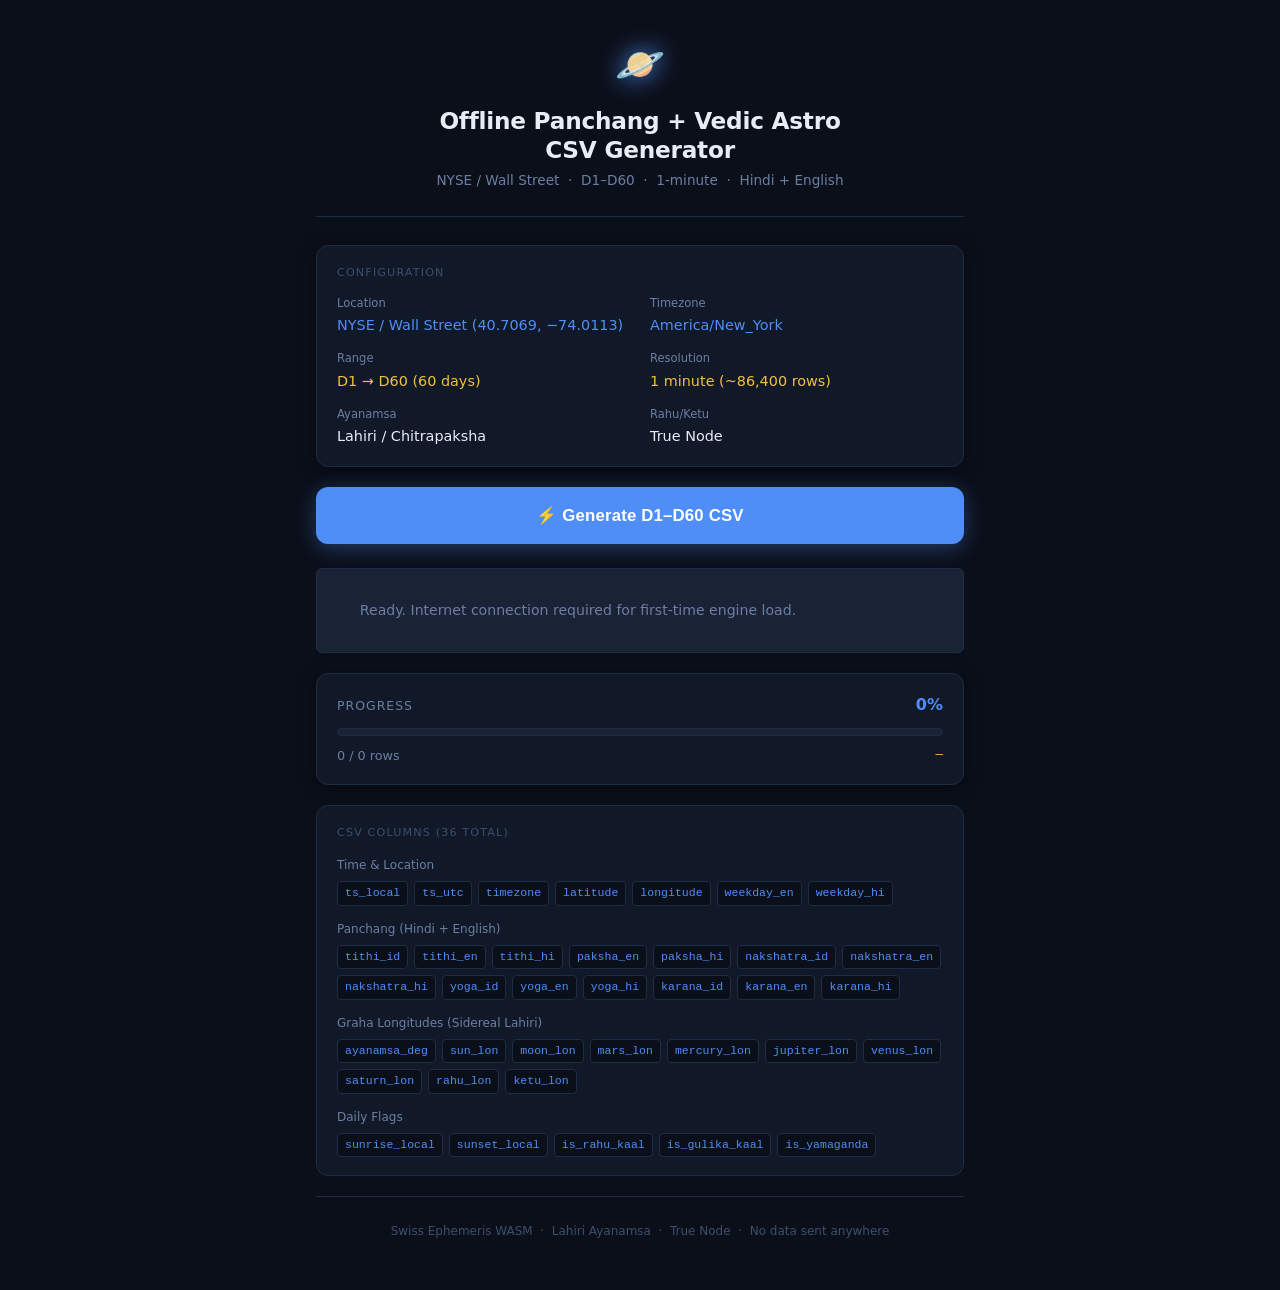
<file: v2/index.html>
<!DOCTYPE html>
<html lang="en">
<head>
  <meta charset="UTF-8" />
  <meta name="viewport" content="width=device-width, initial-scale=1.0" />
  <meta name="theme-color" content="#0b0f1a" />
  <title>Panchang Offline — NYSE D1–D60 CSV</title>
  <link rel="stylesheet" href="css/style.css" />
</head>
<body>

<div class="app-shell">

  <header class="app-header">
    <span class="header-icon">🪐</span>
    <h1 class="app-title">Offline Panchang + Vedic Astro<br>CSV Generator</h1>
    <p class="app-subtitle">NYSE / Wall Street &nbsp;·&nbsp; D1–D60 &nbsp;·&nbsp; 1-minute &nbsp;·&nbsp; Hindi + English</p>
  </header>

  <section class="info-card">
    <div class="info-card-title">Configuration</div>
    <div class="info-grid">
      <div class="info-item">
        <span class="info-label">Location</span>
        <span class="info-value accent">NYSE / Wall Street (40.7069, −74.0113)</span>
      </div>
      <div class="info-item">
        <span class="info-label">Timezone</span>
        <span class="info-value accent">America/New_York</span>
      </div>
      <div class="info-item">
        <span class="info-label">Range</span>
        <span class="info-value gold">D1 → D60 (60 days)</span>
      </div>
      <div class="info-item">
        <span class="info-label">Resolution</span>
        <span class="info-value gold">1 minute (~86,400 rows)</span>
      </div>
      <div class="info-item">
        <span class="info-label">Ayanamsa</span>
        <span class="info-value">Lahiri / Chitrapaksha</span>
      </div>
      <div class="info-item">
        <span class="info-label">Rahu/Ketu</span>
        <span class="info-value">True Node</span>
      </div>
    </div>
  </section>

  <section class="generate-section">
    <button id="generate-btn" type="button">⚡ Generate D1–D60 CSV</button>
  </section>

  <section class="status-section" aria-live="polite">
    <div id="status-msg" class="status" role="status">
      Ready. Internet connection required for first-time engine load.
    </div>
  </section>

  <section class="progress-section">
    <div class="progress-header">
      <span class="progress-title">Progress</span>
      <span id="progress-label">0%</span>
    </div>
    <div class="progress-track">
      <div id="progress-bar"></div>
    </div>
    <div class="progress-meta">
      <span id="progress-counter">0 / 0 rows</span>
      <span id="current-ts">—</span>
    </div>
  </section>

  <section class="schema-section">
    <div class="schema-title">CSV Columns (36 total)</div>
    <div class="schema-group">
      <div class="schema-group-label">Time &amp; Location</div>
      <div class="schema-tags">
        <span class="schema-tag">ts_local</span><span class="schema-tag">ts_utc</span>
        <span class="schema-tag">timezone</span><span class="schema-tag">latitude</span>
        <span class="schema-tag">longitude</span><span class="schema-tag">weekday_en</span>
        <span class="schema-tag">weekday_hi</span>
      </div>
    </div>
    <div class="schema-group">
      <div class="schema-group-label">Panchang (Hindi + English)</div>
      <div class="schema-tags">
        <span class="schema-tag">tithi_id</span><span class="schema-tag">tithi_en</span>
        <span class="schema-tag">tithi_hi</span><span class="schema-tag">paksha_en</span>
        <span class="schema-tag">paksha_hi</span><span class="schema-tag">nakshatra_id</span>
        <span class="schema-tag">nakshatra_en</span><span class="schema-tag">nakshatra_hi</span>
        <span class="schema-tag">yoga_id</span><span class="schema-tag">yoga_en</span>
        <span class="schema-tag">yoga_hi</span><span class="schema-tag">karana_id</span>
        <span class="schema-tag">karana_en</span><span class="schema-tag">karana_hi</span>
      </div>
    </div>
    <div class="schema-group">
      <div class="schema-group-label">Graha Longitudes (Sidereal Lahiri)</div>
      <div class="schema-tags">
        <span class="schema-tag">ayanamsa_deg</span><span class="schema-tag">sun_lon</span>
        <span class="schema-tag">moon_lon</span><span class="schema-tag">mars_lon</span>
        <span class="schema-tag">mercury_lon</span><span class="schema-tag">jupiter_lon</span>
        <span class="schema-tag">venus_lon</span><span class="schema-tag">saturn_lon</span>
        <span class="schema-tag">rahu_lon</span><span class="schema-tag">ketu_lon</span>
      </div>
    </div>
    <div class="schema-group">
      <div class="schema-group-label">Daily Flags</div>
      <div class="schema-tags">
        <span class="schema-tag">sunrise_local</span><span class="schema-tag">sunset_local</span>
        <span class="schema-tag">is_rahu_kaal</span><span class="schema-tag">is_gulika_kaal</span>
        <span class="schema-tag">is_yamaganda</span>
      </div>
    </div>
  </section>

  <footer class="app-footer">
    <p class="footer-text">
      Swiss Ephemeris WASM &nbsp;·&nbsp; Lahiri Ayanamsa &nbsp;·&nbsp; True Node &nbsp;·&nbsp; No data sent anywhere
    </p>
  </footer>

</div>

<script type="module">
// ============================================================
// MAIN APP — All-in-one module
// Uses prolaxu/swisseph-wasm via CDN (internet required)
// ============================================================

// ── Config ──────────────────────────────────────────────────
const LAT      = 40.7069;
const LON      = -74.0113;
const TZ       = 'America/New_York';
const DAYS     = 60;
const STEP     = 1; // minutes
const FILENAME = 'NYSE_D1-D60_1min_panchang_vedic_hi-en.csv';
const BATCH    = 300;

// ── i18n Data ────────────────────────────────────────────────
const EN = {
  weekdays: ['Sunday','Monday','Tuesday','Wednesday','Thursday','Friday','Saturday'],
  paksha:   { shukla:'Shukla', krishna:'Krishna' },
  tithis:   ['','Pratipada','Dwitiya','Tritiya','Chaturthi','Panchami','Shashthi',
    'Saptami','Ashtami','Navami','Dashami','Ekadashi','Dwadashi','Trayodashi',
    'Chaturdashi','Purnima','Pratipada','Dwitiya','Tritiya','Chaturthi','Panchami',
    'Shashthi','Saptami','Ashtami','Navami','Dashami','Ekadashi','Dwadashi',
    'Trayodashi','Chaturdashi','Amavasya'],
  nakshatras: ['','Ashwini','Bharani','Krittika','Rohini','Mrigashirsha','Ardra',
    'Punarvasu','Pushya','Ashlesha','Magha','Purva Phalguni','Uttara Phalguni',
    'Hasta','Chitra','Swati','Vishakha','Anuradha','Jyeshtha','Mula',
    'Purva Ashadha','Uttara Ashadha','Shravana','Dhanishta','Shatabhisha',
    'Purva Bhadrapada','Uttara Bhadrapada','Revati'],
  yogas: ['','Vishkambha','Priti','Ayushman','Saubhagya','Shobhana','Atiganda',
    'Sukarma','Dhriti','Shula','Ganda','Vriddhi','Dhruva','Vyaghata','Harshana',
    'Vajra','Siddhi','Vyatipata','Variyana','Parigha','Shiva','Siddha','Sadhya',
    'Shubha','Shukla','Brahma','Indra','Vaidhriti'],
  karanas: { Kimstughna:'Kimstughna',Bava:'Bava',Balava:'Balava',Kaulava:'Kaulava',
    Taitila:'Taitila',Garaja:'Garaja',Vanija:'Vanija',Vishti:'Vishti',
    Shakuni:'Shakuni',Chatushpada:'Chatushpada',Naga:'Naga' }
};

const HI = {
  weekdays: ['रविवार','सोमवार','मंगलवार','बुधवार','गुरुवार','शुक्रवार','शनिवार'],
  paksha:   { shukla:'शुक्ल', krishna:'कृष्ण' },
  tithis:   ['','प्रतिपदा','द्वितीया','तृतीया','चतुर्थी','पंचमी','षष्ठी','सप्तमी',
    'अष्टमी','नवमी','दशमी','एकादशी','द्वादशी','त्रयोदशी','चतुर्दशी','पूर्णिमा',
    'प्रतिपदा','द्वितीया','तृतीया','चतुर्थी','पंचमी','षष्ठी','सप्तमी','अष्टमी',
    'नवमी','दशमी','एकादशी','द्वादशी','त्रयोदशी','चतुर्दशी','अमावस्या'],
  nakshatras: ['','अश्विनी','भरणी','कृत्तिका','रोहिणी','मृगशिरा','आर्द्रा','पुनर्वसु',
    'पुष्य','आश्लेषा','मघा','पूर्व फाल्गुनी','उत्तर फाल्गुनी','हस्त','चित्रा',
    'स्वाती','विशाखा','अनुराधा','ज्येष्ठा','मूल','पूर्व आषाढ़','उत्तर आषाढ़',
    'श्रवण','धनिष्ठा','शतभिषा','पूर्व भाद्रपद','उत्तर भाद्रपद','रेवती'],
  yogas: ['','विष्कम्भ','प्रीति','आयुष्मान','सौभाग्य','शोभन','अतिगण्ड','सुकर्मा',
    'धृति','शूल','गण्ड','वृद्धि','ध्रुव','व्याघात','हर्षण','वज्र','सिद्धि',
    'व्यतीपात','वरीयान','परिघ','शिव','सिद्ध','साध्य','शुभ','शुक्ल','ब्रह्म',
    'इन्द्र','वैधृति'],
  karanas: { Kimstughna:'किंस्तुघ्न',Bava:'बव',Balava:'बालव',Kaulava:'कौलव',
    Taitila:'तैतिल',Garaja:'गरज',Vanija:'वणिज',Vishti:'विष्टि',
    Shakuni:'शकुनि',Chatushpada:'चतुष्पाद',Naga:'नाग' }
};

// ── UI Helpers ───────────────────────────────────────────────
const $  = id => document.getElementById(id);
function setStatus(msg, err=false) {
  $('status-msg').textContent = msg;
  $('status-msg').className = err ? 'status error' : 'status';
}
function setProgress(cur, tot) {
  const pct = tot > 0 ? Math.round(cur/tot*100) : 0;
  $('progress-bar').style.width = pct + '%';
  $('progress-label').textContent = pct + '%';
  $('progress-counter').textContent = `${cur.toLocaleString()} / ${tot.toLocaleString()} rows`;
}
function setCurrent(s) { $('current-ts').textContent = s; }
const sleep = ms => new Promise(r => setTimeout(r, ms));

// ── Time Engine ──────────────────────────────────────────────
function getTodayNY() {
  const p = new Intl.DateTimeFormat('en-CA',{timeZone:TZ,year:'numeric',month:'2-digit',day:'2-digit'})
    .formatToParts(new Date());
  return `${p.find(x=>x.type==='year').value}-${p.find(x=>x.type==='month').value}-${p.find(x=>x.type==='day').value}`;
}

function addDays(dateStr, n) {
  const [y,m,d] = dateStr.split('-').map(Number);
  const dt = new Date(Date.UTC(y, m-1, d+n));
  return `${dt.getUTCFullYear()}-${String(dt.getUTCMonth()+1).padStart(2,'0')}-${String(dt.getUTCDate()).padStart(2,'0')}`;
}

function localToUtc(dateStr, h, m) {
  const [y,mo,d] = dateStr.split('-').map(Number);
  const naive = new Date(Date.UTC(y, mo-1, d, h, m));
  const parts = new Intl.DateTimeFormat('en-CA',{
    timeZone:TZ, year:'numeric', month:'2-digit', day:'2-digit',
    hour:'2-digit', minute:'2-digit', hour12:false
  }).formatToParts(naive);
  const gp = t => Number(parts.find(p=>p.type===t).value);
  const offsetMs = Date.UTC(gp('year'),gp('month')-1,gp('day'),gp('hour'),gp('minute')) - naive.getTime();
  return new Date(naive.getTime() - offsetMs);
}

function formatLocal(utcDate) {
  const p = new Intl.DateTimeFormat('en-CA',{
    timeZone:TZ, year:'numeric', month:'2-digit', day:'2-digit',
    hour:'2-digit', minute:'2-digit', hour12:false
  }).formatToParts(utcDate);
  const gp = t => p.find(x=>x.type===t).value;
  const hh = gp('hour') === '24' ? '00' : gp('hour');
  return `${gp('year')}-${gp('month')}-${gp('day')} ${hh}:${gp('minute')}`;
}

function getWeekday(utcDate) {
  const abbr = new Intl.DateTimeFormat('en-US',{timeZone:TZ,weekday:'short'}).format(utcDate);
  return ['Sun','Mon','Tue','Wed','Thu','Fri','Sat'].indexOf(abbr);
}

function generateTimestamps(startDateStr) {
  const ts = [];
  for (let d=0; d<DAYS; d++) {
    const dateStr = addDays(startDateStr, d);
    for (let h=0; h<24; h++) {
      for (let m=0; m<60; m+=STEP) {
        const utcDate = localToUtc(dateStr, h, m);
        const localStr = formatLocal(utcDate);
        const expected = `${dateStr} ${String(h).padStart(2,'0')}:${String(m).padStart(2,'0')}`;
        if (localStr !== expected) continue; // DST gap
        ts.push({ localStr, utcDate, epochSec: Math.floor(utcDate.getTime()/1000), dateStr, weekday: getWeekday(utcDate) });
      }
    }
  }
  return ts;
}

// ── Panchang Engine ──────────────────────────────────────────
function norm(deg) { deg = deg % 360; return deg < 0 ? deg+360 : deg; }

function computePanchang(sun, moon) {
  const angle  = norm(moon - sun);
  const tithi  = Math.min(Math.floor(angle/12)+1, 30);
  const paksha = tithi <= 15 ? 'shukla' : 'krishna';
  const nakId  = Math.min(Math.floor(norm(moon)/(360/27))+1, 27);
  const yogId  = Math.min(Math.floor(norm(sun+moon)/(360/27))+1, 27);
  const halfIdx = Math.floor(angle/6); // 0..59
  let karKey;
  if      (halfIdx === 0)                    karKey = 'Kimstughna';
  else if (halfIdx >= 1 && halfIdx <= 56)    karKey = ['Bava','Balava','Kaulava','Taitila','Garaja','Vanija','Vishti'][(halfIdx-1)%7];
  else if (halfIdx === 57)                   karKey = 'Shakuni';
  else if (halfIdx === 58)                   karKey = 'Chatushpada';
  else                                       karKey = 'Naga';
  return { tithi, paksha, nakId, yogId, karId: halfIdx+1, karKey };
}

// Kaal flags
const RAHU_SEG    = [8,2,7,5,6,3,4];
const GULIKA_SEG  = [6,5,4,3,2,1,7];
const YAMAG_SEG   = [4,3,2,1,7,6,5];

function timeToHrs(s) {
  if (!s || s==='N/A') return null;
  const [h,m] = s.split(':').map(Number); return h + m/60;
}
function localStrToHrs(s) { return timeToHrs(s.substring(11)); }

function computeKaal(localStr, sunrise, sunset, wd) {
  const sr = timeToHrs(sunrise), ss = timeToHrs(sunset), cur = localStrToHrs(localStr);
  if (sr===null||ss===null||cur<sr||cur>=ss) return [0,0,0];
  const seg = (n) => { const sz=(ss-sr)/8; return { s:sr+(n-1)*sz, e:sr+n*sz }; };
  const inW = (w) => cur>=w.s && cur<w.e;
  return [inW(seg(RAHU_SEG[wd]))?1:0, inW(seg(GULIKA_SEG[wd]))?1:0, inW(seg(YAMAG_SEG[wd]))?1:0];
}

// ── CSV Engine ───────────────────────────────────────────────
const BOM = '\uFEFF';
const HDR = [
  'ts_local','ts_utc','timezone','latitude','longitude','weekday_en','weekday_hi',
  'tithi_id','tithi_en','tithi_hi','paksha_en','paksha_hi',
  'nakshatra_id','nakshatra_en','nakshatra_hi',
  'yoga_id','yoga_en','yoga_hi',
  'karana_id','karana_en','karana_hi',
  'ayanamsa_name','ayanamsa_deg',
  'sun_lon','moon_lon','mars_lon','mercury_lon','jupiter_lon','venus_lon','saturn_lon','rahu_lon','ketu_lon',
  'sunrise_local','sunset_local','is_rahu_kaal','is_gulika_kaal','is_yamaganda'
].join(',');

function esc(v) {
  const s = (v===null||v===undefined) ? '' : String(v);
  return (s.includes(',')||s.includes('"')||s.includes('\n')) ? '"'+s.replace(/"/g,'""')+'"' : s;
}

function buildRow(r) {
  return [
    r.ts_local, r.ts_utc, r.timezone, r.lat, r.lon,
    r.wd_en, r.wd_hi,
    r.tithi, r.tithi_en, r.tithi_hi, r.paksha_en, r.paksha_hi,
    r.nak, r.nak_en, r.nak_hi,
    r.yog, r.yog_en, r.yog_hi,
    r.kar, r.kar_en, r.kar_hi,
    'Lahiri', r.ayan,
    r.sun, r.moon, r.mars, r.merc, r.jupi, r.venu, r.satu, r.rahu, r.ketu,
    r.sunrise, r.sunset, r.rk, r.gk, r.ym
  ].map(esc).join(',');
}

function download(lines) {
  const blob = new Blob([BOM + lines.join('\r\n')], {type:'text/csv;charset=utf-8;'});
  const url  = URL.createObjectURL(blob);
  const a    = document.createElement('a');
  a.href = url; a.download = FILENAME; a.style.display='none';
  document.body.appendChild(a); a.click(); document.body.removeChild(a);
  setTimeout(()=>URL.revokeObjectURL(url), 5000);
}

// ── JD → Local HH:mm ─────────────────────────────────────────
function jdToLocalTime(jd) {
  const d = new Date((jd - 2440587.5)*86400000);
  const p = new Intl.DateTimeFormat('en-GB',{timeZone:TZ,hour:'2-digit',minute:'2-digit',hour12:false}).formatToParts(d);
  return p.find(x=>x.type==='hour').value+':'+p.find(x=>x.type==='minute').value;
}

// ── Main ─────────────────────────────────────────────────────
let running = false;
const srCache = {};

async function generate() {
  if (running) return;
  running = true;
  document.getElementById('generate-btn').disabled = true;
  document.getElementById('generate-btn').textContent = 'Generating…';

  try {
    // Load SwissEph from CDN
    setStatus('Loading Swiss Ephemeris engine from CDN…');
    const { default: SwissEph } = await import('https://cdn.jsdelivr.net/gh/prolaxu/swisseph-wasm@main/src/swisseph.js');

    const swe = new SwissEph();
    await swe.initSwissEph();
    swe.set_sid_mode(swe.SE_SIDM_LAHIRI, 0, 0);
    setStatus('Engine loaded ✓. Generating timestamps…');

    const today = getTodayNY();
    const timestamps = generateTimestamps(today);
    const total = timestamps.length;
    setStatus(`Processing ${total.toLocaleString()} rows…`);
    setProgress(0, total);

    const lines = [HDR];
    let done = 0;

    for (let i=0; i<total; i+=BATCH) {
      const batch = timestamps.slice(i, i+BATCH);

      for (const ts of batch) {
        setCurrent(ts.localStr);
        const jd = ts.epochSec/86400 + 2440587.5;
        const flag = swe.SEFLG_SWIEPH | swe.SEFLG_SIDEREAL;
        const TN   = swe.SE_TRUE_NODE !== undefined ? swe.SE_TRUE_NODE : 11;

        const sun  = norm(swe.calc_ut(jd, swe.SE_SUN,     flag)[0]);
        const moon = norm(swe.calc_ut(jd, swe.SE_MOON,    flag)[0]);
        const mars = norm(swe.calc_ut(jd, swe.SE_MARS,    flag)[0]);
        const merc = norm(swe.calc_ut(jd, swe.SE_MERCURY, flag)[0]);
        const jupi = norm(swe.calc_ut(jd, swe.SE_JUPITER, flag)[0]);
        const venu = norm(swe.calc_ut(jd, swe.SE_VENUS,   flag)[0]);
        const satu = norm(swe.calc_ut(jd, swe.SE_SATURN,  flag)[0]);
        const rahu = norm(swe.calc_ut(jd, TN,             flag)[0]);
        const ketu = norm(rahu + 180);
        const ayan = swe.get_ayanamsa_ut(jd);

        const pc = computePanchang(sun, moon);

        // Sunrise/sunset (cached per day)
        if (!srCache[ts.dateStr]) {
          const [y,m,d] = ts.dateStr.split('-').map(Number);
          const jdNoon  = swe.julday(y, m, d, 12.0);
          let sr='N/A', ss='N/A';
          try {
            const rr = swe.rise_trans(jdNoon-0.5, swe.SE_SUN,'',swe.SEFLG_SWIEPH,1,[LON,LAT,0],1013.25,15);
            if (rr?.tret?.[0]) sr = jdToLocalTime(rr.tret[0]);
          } catch(e){}
          try {
            const rs = swe.rise_trans(jdNoon-0.5, swe.SE_SUN,'',swe.SEFLG_SWIEPH,2,[LON,LAT,0],1013.25,15);
            if (rs?.tret?.[0]) ss = jdToLocalTime(rs.tret[0]);
          } catch(e){}
          srCache[ts.dateStr] = { sr, ss };
        }
        const { sr: sunrise, ss: sunset } = srCache[ts.dateStr];
        const [rk,gk,ym] = computeKaal(ts.localStr, sunrise, sunset, ts.weekday);

        lines.push(buildRow({
          ts_local: ts.localStr, ts_utc: ts.epochSec,
          timezone: TZ, lat: LAT, lon: LON,
          wd_en: EN.weekdays[ts.weekday], wd_hi: HI.weekdays[ts.weekday],
          tithi: pc.tithi, tithi_en: EN.tithis[pc.tithi], tithi_hi: HI.tithis[pc.tithi],
          paksha_en: EN.paksha[pc.paksha], paksha_hi: HI.paksha[pc.paksha],
          nak: pc.nakId, nak_en: EN.nakshatras[pc.nakId], nak_hi: HI.nakshatras[pc.nakId],
          yog: pc.yogId, yog_en: EN.yogas[pc.yogId], yog_hi: HI.yogas[pc.yogId],
          kar: pc.karId, kar_en: EN.karanas[pc.karKey], kar_hi: HI.karanas[pc.karKey],
          ayan: ayan.toFixed(6),
          sun:  sun.toFixed(6),  moon: moon.toFixed(6), mars: mars.toFixed(6),
          merc: merc.toFixed(6), jupi: jupi.toFixed(6), venu: venu.toFixed(6),
          satu: satu.toFixed(6), rahu: rahu.toFixed(6), ketu: ketu.toFixed(6),
          sunrise, sunset, rk, gk, ym
        }));
        done++;
      }

      setProgress(done, total);
      await sleep(0);
    }

    swe.close();
    setStatus(`✅ Done! ${done.toLocaleString()} rows. Downloading…`);
    download(lines);
    setProgress(total, total);
    setStatus(`✅ ${done.toLocaleString()} rows downloaded → ${FILENAME}`);

  } catch(e) {
    console.error(e);
    setStatus('❌ Error: ' + (e.message || String(e)), true);
  } finally {
    running = false;
    document.getElementById('generate-btn').disabled = false;
    document.getElementById('generate-btn').textContent = '⚡ Generate D1–D60 CSV';
  }
}

document.getElementById('generate-btn').addEventListener('click', generate);
</script>

</body>
</html>
</file>
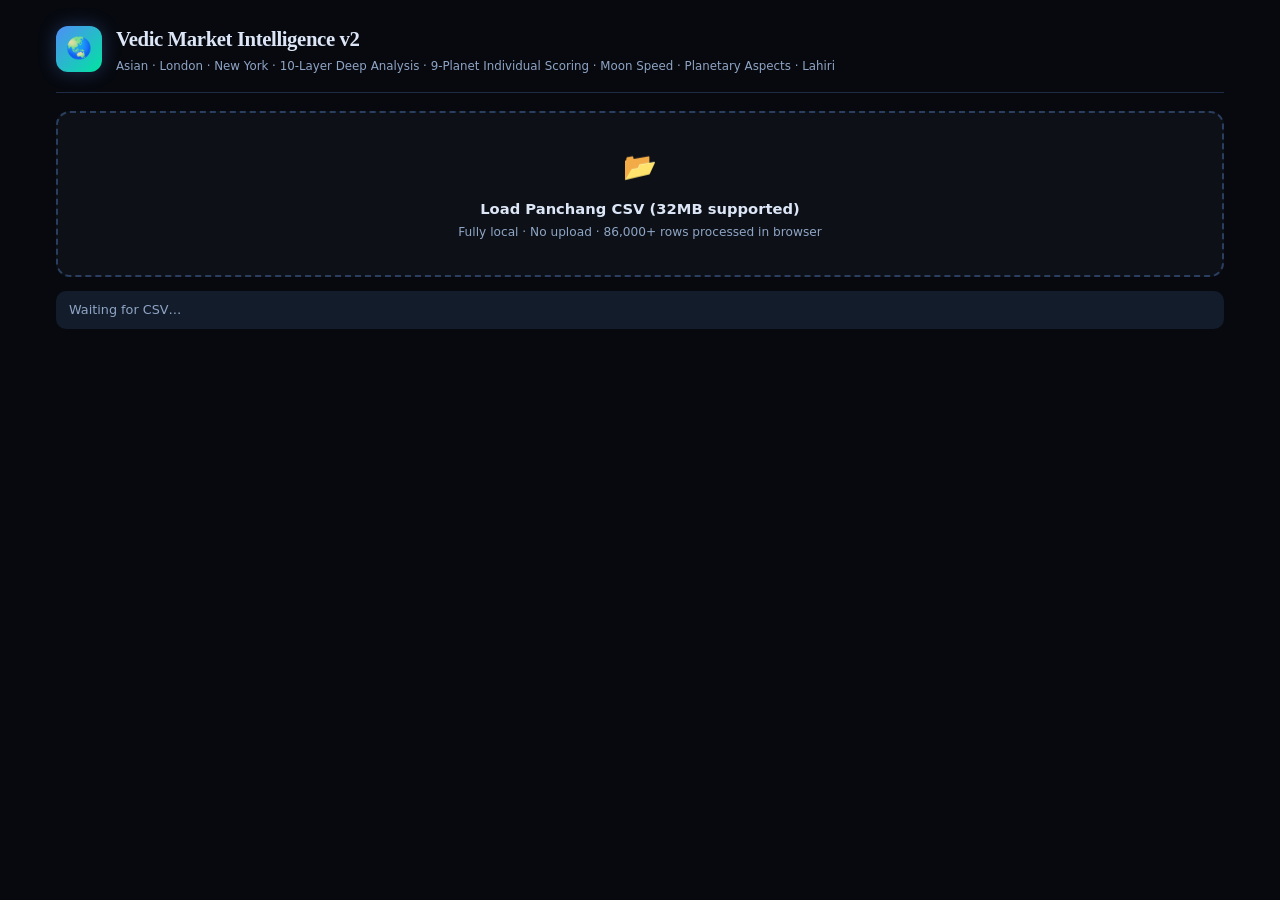
<file: vmi-v2 (1).html>
<!DOCTYPE html>
<html lang="en">
<head>
<meta charset="UTF-8"/>
<meta name="viewport" content="width=device-width,initial-scale=1.0"/>
<title>VMI — Vedic Market Intelligence v2</title>
<style>
:root{
  --bg:#07090f;--bg2:#0d1117;--bg3:#131c2b;--bg4:#1a2540;
  --b1:#1e2d45;--b2:#2a3f5f;
  --t1:#dce6f7;--t2:#8fa5c5;--t3:#4a607d;
  --bull:#00e5a0;--bull2:rgba(0,229,160,.13);--bull3:rgba(0,229,160,.06);
  --bear:#ff3355;--bear2:rgba(255,51,85,.13);--bear3:rgba(255,51,85,.06);
  --neut:#f5a623;--neut2:rgba(245,166,35,.13);--neut3:rgba(245,166,35,.06);
  --acc:#4f8ef7;--acc2:rgba(79,142,247,.13);
  --gold:#ffd166;--purple:#a78bfa;--cyan:#22d3ee;--pink:#f472b6;
  --asian:#f472b6;--london:#60a5fa;--ny:#34d399;
  --fs:'Segoe UI',system-ui,sans-serif;--fh:'Georgia',serif;--fm:'Courier New',monospace;
}
*,*::before,*::after{box-sizing:border-box;margin:0;padding:0}
body{background:var(--bg);color:var(--t1);font-family:var(--fs);font-size:14px;line-height:1.6}
.W{max-width:1200px;margin:0 auto;padding:0 16px 80px}

/* Header */
.hdr{padding:22px 0 16px;border-bottom:1px solid var(--b1);margin-bottom:18px;display:flex;align-items:center;gap:14px}
.logo{width:46px;height:46px;border-radius:12px;background:linear-gradient(135deg,var(--acc),var(--bull));display:flex;align-items:center;justify-content:center;font-size:1.3rem;flex-shrink:0;box-shadow:0 0 18px rgba(79,142,247,.3)}
.hdr h1{font-family:var(--fh);font-size:1.3rem;font-weight:700;letter-spacing:-.02em}
.hdr p{font-size:.74rem;color:var(--t2);margin-top:2px}

/* Upload */
.up{border:2px dashed var(--b2);border-radius:14px;padding:32px;text-align:center;cursor:pointer;transition:all .2s;margin-bottom:14px;position:relative;background:var(--bg2)}
.up:hover,.up.drag{border-color:var(--acc);background:var(--acc2)}
.up input{position:absolute;inset:0;opacity:0;cursor:pointer;width:100%;height:100%}
.up-h{font-size:.92rem;font-weight:600;margin:8px 0 3px}
.up-s{font-size:.76rem;color:var(--t2)}

/* Status */
#st{background:var(--bg3);border-radius:10px;padding:9px 13px;font-size:.8rem;color:var(--t2);margin-bottom:12px;min-height:36px;display:flex;align-items:center}
#st.ok{color:var(--bull)}#st.err{color:var(--bear);border:1px solid var(--bear)}
.pr{display:none;margin-bottom:14px}
.prt{background:var(--bg3);border-radius:99px;height:4px;overflow:hidden}
.prf{height:100%;width:0%;background:linear-gradient(90deg,var(--acc),var(--bull));border-radius:99px;transition:width .15s}
.prl{font-size:.68rem;color:var(--t2);text-align:right;margin-top:3px}

/* Summary */
#sum{display:none;grid-template-columns:repeat(5,1fr);gap:8px;margin-bottom:18px}
.sc{background:var(--bg2);border:1px solid var(--b1);border-radius:10px;padding:12px 10px}
.scn{font-size:1.4rem;font-weight:700;font-family:var(--fh)}
.scn.bull{color:var(--bull)}.scn.bear{color:var(--bear)}.scn.neut{color:var(--neut)}.scn.acc{color:var(--acc)}.scn.gold{color:var(--gold)}
.scl{font-size:.64rem;color:var(--t2);margin-top:1px}

/* Day picker */
#pk{display:none;margin-bottom:18px}
.pkl{font-size:.66rem;color:var(--t2);font-weight:700;letter-spacing:.06em;margin-bottom:7px}
.pkg{display:grid;grid-template-columns:repeat(10,1fr);gap:4px}
.pki{border-radius:8px;padding:6px 3px;cursor:pointer;border:1px solid var(--b1);background:var(--bg2);text-align:center;transition:all .15s}
.pki:hover{border-color:var(--acc)}.pki.sel{border-color:var(--acc);background:var(--acc2)}
.pki.bull{border-color:rgba(0,229,160,.35)}.pki.bear{border-color:rgba(255,51,85,.35)}.pki.neut{border-color:rgba(245,166,35,.25)}.pki.wknd{opacity:.3}
.pkid{font-size:.57rem;color:var(--t2)}.pkis{font-size:.8rem;font-weight:700;font-family:var(--fh)}
.pki.bull .pkis{color:var(--bull)}.pki.bear .pkis{color:var(--bear)}.pki.neut .pkis{color:var(--neut)}

/* Main */
#main{display:none}
.stabs{display:flex;border-bottom:2px solid var(--b1)}
.stab{padding:9px 18px;font-size:.78rem;font-weight:700;cursor:pointer;border:none;background:none;color:var(--t2);border-bottom:3px solid transparent;margin-bottom:-2px;transition:all .15s;letter-spacing:.03em}
.stab.asian.on{color:var(--asian);border-bottom-color:var(--asian)}
.stab.london.on{color:var(--london);border-bottom-color:var(--london)}
.stab.ny.on{color:var(--ny);border-bottom-color:var(--ny)}
.stab.comb.on{color:var(--acc);border-bottom-color:var(--acc)}
.sv{display:none;padding:18px 0}.sv.on{display:block}

/* Cards */
.card{background:var(--bg2);border:1px solid var(--b1);border-radius:12px;padding:16px;margin-bottom:12px}
.card-title{font-size:.66rem;font-weight:700;letter-spacing:.07em;color:var(--t2);margin-bottom:12px}

/* Session hero */
.hero{border-radius:14px;padding:18px 20px;margin-bottom:12px}
.hero.asian{background:linear-gradient(135deg,rgba(244,114,182,.08),rgba(244,114,182,.02));border:1px solid rgba(244,114,182,.2)}
.hero.london{background:linear-gradient(135deg,rgba(96,165,250,.08),rgba(96,165,250,.02));border:1px solid rgba(96,165,250,.2)}
.hero.ny{background:linear-gradient(135deg,rgba(52,211,153,.08),rgba(52,211,153,.02));border:1px solid rgba(52,211,153,.2)}
.hero-grid{display:grid;grid-template-columns:2fr 1fr 1fr 100px;gap:14px;align-items:start}
.hl{font-size:.63rem;font-weight:700;letter-spacing:.08em;margin-bottom:3px}
.asian .hl{color:var(--asian)}.london .hl{color:var(--london)}.ny .hl{color:var(--ny)}
.hv{font-size:.85rem;color:var(--t1);margin-bottom:3px}
.hv b{color:var(--gold)}
.big-score{font-size:2.4rem;font-weight:700;font-family:var(--fh);line-height:1;text-align:right}
.big-sig{font-size:.7rem;font-weight:700;letter-spacing:.06em;text-align:right;margin-top:3px}

/* 3 signal cards */
.sig3{display:grid;grid-template-columns:repeat(3,1fr);gap:10px;margin-bottom:12px}
.sig-c{border-radius:10px;padding:13px;border:1px solid var(--b1)}
.sig-c.bull{background:var(--bull3);border-color:rgba(0,229,160,.2)}
.sig-c.bear{background:var(--bear3);border-color:rgba(255,51,85,.2)}
.sig-c.neut{background:var(--bg3);border-color:var(--b1)}
.sig-lbl{font-size:.62rem;font-weight:700;letter-spacing:.07em;color:var(--t2);margin-bottom:6px}
.sig-main{font-size:1.05rem;font-weight:700;margin-bottom:3px}
.sig-sub{font-size:.72rem;color:var(--t2)}
.sig-sub b{color:var(--t1)}

/* Score breakdown */
.bk-row{display:flex;align-items:center;gap:8px;margin-bottom:7px}
.bk-lbl{font-size:.72rem;color:var(--t2);width:150px;flex-shrink:0}
.bk-bar-bg{flex:1;background:var(--bg3);border-radius:99px;height:7px;overflow:hidden;position:relative}
.bk-bar-fill{height:100%;border-radius:99px}
.bk-val{font-size:.72rem;font-family:var(--fm);width:52px;text-align:right;flex-shrink:0}
.bk-val.pos{color:var(--bull)}.bk-val.neg{color:var(--bear)}.bk-val.z{color:var(--neut)}
.bk-w{font-size:.6rem;color:var(--t3);width:28px;text-align:right;flex-shrink:0}

/* SVG Chart */
.chart-box{width:100%;overflow:hidden;margin-top:4px}
svg.mc{width:100%;display:block;overflow:visible}

/* Moon speed */
.moon3{display:grid;grid-template-columns:repeat(3,1fr);gap:10px;margin-bottom:12px}
.m3c{background:var(--bg2);border:1px solid var(--b1);border-radius:10px;padding:13px;text-align:center}
.m3v{font-size:1.15rem;font-weight:700;font-family:var(--fh);margin-bottom:3px}
.m3l{font-size:.64rem;color:var(--t2)}

/* Planet grid */
.pg9{display:grid;grid-template-columns:repeat(3,1fr);gap:8px;margin-bottom:12px}
.pc{background:var(--bg3);border-radius:10px;padding:12px;border:1px solid var(--b1);border-top:2px solid transparent}
.pc.sun{border-top-color:#fbbf24}.pc.moon{border-top-color:#93c5fd}.pc.mars{border-top-color:#f87171}
.pc.mercury{border-top-color:#6ee7b7}.pc.jupiter{border-top-color:#fde68a}.pc.venus{border-top-color:#f9a8d4}
.pc.saturn{border-top-color:#94a3b8}.pc.rahu{border-top-color:#a78bfa}.pc.ketu{border-top-color:#fb923c}
.pcn{font-size:.63rem;color:var(--t2);margin-bottom:2px}
.pcl{font-family:var(--fm);font-size:.88rem;color:var(--gold);margin-bottom:2px}
.pcr{font-size:.68rem;color:var(--t2);margin-bottom:4px}
.pcs{font-size:.62rem;font-weight:700;padding:1px 7px;border-radius:99px;display:inline-block;margin-bottom:3px}
.pcs.exalt{background:var(--bull2);color:var(--bull)}.pcs.debi{background:var(--bear2);color:var(--bear)}.pcs.own{background:var(--neut2);color:var(--neut)}
.pcsig{font-size:.68rem}
.pcsig.pos{color:var(--bull)}.pcsig.neg{color:var(--bear)}.pcsig.neut2{color:var(--t3)}
/* Planet market impact */
.pc-impact{font-size:.64rem;margin-top:4px;padding-top:4px;border-top:1px solid var(--b1);color:var(--t2)}
.pc-impact b{color:var(--t1)}

/* Aspect table */
.asp-row{display:grid;grid-template-columns:160px 60px 90px 1fr 80px;gap:6px;padding:6px 0;border-bottom:1px solid rgba(255,255,255,.04);font-size:.73rem;align-items:center}
.asp-row:last-child{border-bottom:none}
.asp-head{font-size:.63rem;font-weight:700;letter-spacing:.06em;color:var(--t2)}

/* Events */
.ev-grid{display:grid;grid-template-columns:1fr 1fr;gap:8px;margin-bottom:12px}
.ev-c{background:var(--bg2);border:1px solid var(--b1);border-radius:10px;padding:11px}
.ev-c.karana{border-left:3px solid var(--purple)}.ev-c.nakshatra{border-left:3px solid var(--cyan)}
.ev-c.tithi{border-left:3px solid var(--gold)}.ev-c.rahu{border-left:3px solid var(--bear);background:var(--bear3)}
.ev-c.good{border-left:3px solid var(--bull);background:var(--bull3)}
.ev-t{font-family:var(--fm);font-size:.73rem;color:var(--gold);margin-bottom:2px}
.ev-h{font-size:.78rem;font-weight:600;margin-bottom:2px}
.ev-b{font-size:.7rem;color:var(--t2)}
.ev-imp{font-size:.6rem;font-weight:700;padding:1px 7px;border-radius:99px;margin-top:4px;display:inline-block}
.ev-imp.high{background:var(--bear2);color:var(--bear)}.ev-imp.med{background:var(--neut2);color:var(--neut)}.ev-imp.good{background:var(--bull2);color:var(--bull)}.ev-imp.avoid{background:var(--bear2);color:var(--bear)}

/* Trading windows */
.win-row{display:flex;align-items:flex-start;gap:10px;padding:10px 12px;border-radius:9px;margin-bottom:6px;border:1px solid var(--b1)}
.win-row.BUY{background:var(--bull3);border-color:rgba(0,229,160,.2)}
.win-row.SELL{background:var(--bear3);border-color:rgba(255,51,85,.2)}
.win-row.AVOID{background:var(--bear3);border-color:rgba(255,51,85,.15);opacity:.75}
.win-row.WATCH{background:var(--neut3);border-color:rgba(245,166,35,.2)}
.win-badge{font-size:.63rem;font-weight:700;padding:3px 9px;border-radius:99px;flex-shrink:0;min-width:48px;text-align:center}
.win-badge.BUY{background:var(--bull2);color:var(--bull)}.win-badge.SELL{background:var(--bear2);color:var(--bear)}
.win-badge.AVOID{background:var(--bear2);color:var(--bear)}.win-badge.WATCH{background:var(--neut2);color:var(--neut)}
.win-body{flex:1}
.win-time{font-family:var(--fm);font-size:.73rem;color:var(--t1);margin-bottom:2px}
.win-score{font-size:.7rem;font-weight:700}
.win-score.pos{color:var(--bull)}.win-score.neg{color:var(--bear)}
.win-reason{font-size:.7rem;color:var(--t2);margin-top:2px}
.win-factors{font-size:.65rem;color:var(--t3);margin-top:2px}

/* Timeline */
.tl-card{background:var(--bg2);border:1px solid var(--b1);border-radius:12px;overflow:hidden;margin-bottom:12px}
.tl-hd{display:grid;grid-template-columns:65px 75px 65px 80px 1fr 65px;gap:5px;padding:9px 13px;border-bottom:1px solid var(--b1);font-size:.62rem;font-weight:700;letter-spacing:.05em;color:var(--t2)}
.tl-r{display:grid;grid-template-columns:65px 75px 65px 80px 1fr 65px;gap:5px;padding:6px 13px;border-bottom:1px solid rgba(255,255,255,.03);align-items:center;transition:background .1s;font-size:.72rem}
.tl-r:hover{background:var(--bg3)}
.tl-r.r-karana{border-left:2px solid var(--purple)}
.tl-r.r-nak{border-left:2px solid var(--cyan)}
.tl-r.r-tithi{border-left:2px solid var(--gold)}
.tl-r.r-rahu{border-left:2px solid var(--bear);background:var(--bear3)}
.tl-r.r-best{border-left:2px solid var(--bull);background:var(--bull3)}
.tl-time{font-family:var(--fm);color:var(--t2)}
.tl-hora{font-size:.7rem;font-weight:600}
.hs{color:#fbbf24}.hmo{color:#93c5fd}.hma{color:#f87171}.hme{color:#6ee7b7}.hj{color:#fde68a}.hv2{color:#f9a8d4}.hsa{color:#94a3b8}
.tl-sig{font-weight:700;font-size:.7rem}
.tl-sig.bull{color:var(--bull)}.tl-sig.bear{color:var(--bear)}.tl-sig.neut{color:var(--neut)}
.tl-pc{color:var(--t2);font-size:.7rem}
.tl-moon{font-family:var(--fm);font-size:.66rem;color:var(--purple)}
.tl-score{font-family:var(--fm);text-align:right;font-size:.7rem}
.tl-score.pos{color:var(--bull)}.tl-score.neg{color:var(--bear)}.tl-score.z{color:var(--neut)}

/* Combined */
.cc{background:var(--bg2);border:1px solid var(--b1);border-radius:12px;margin-bottom:7px;overflow:hidden}
.cc-hdr{display:grid;grid-template-columns:1fr 90px 90px 90px 75px;gap:8px;padding:12px 15px;cursor:pointer;align-items:center}
.cc-hdr:hover{background:var(--bg3)}
.cc-date{font-weight:600;font-size:.86rem}
.cc-wd{font-size:.68rem;color:var(--t2);margin-top:1px}
.cc-s{text-align:center}
.cc-sl{font-size:.58rem;font-weight:700;letter-spacing:.05em;margin-bottom:1px}
.cc-sl.asian{color:var(--asian)}.cc-sl.london{color:var(--london)}.cc-sl.ny{color:var(--ny)}
.cc-sv{font-family:var(--fh);font-size:.88rem;font-weight:700}
.cc-tot{font-family:var(--fh);font-size:1.1rem;font-weight:700;text-align:right}
.cc-body{display:none;padding:12px 15px;border-top:1px solid var(--b1)}
.cc-body.open{display:block}
.cc-g{display:grid;grid-template-columns:repeat(3,1fr);gap:10px}
.cc-blk{background:var(--bg3);border-radius:9px;padding:11px}
.cc-bh{font-size:.61rem;font-weight:700;letter-spacing:.06em;margin-bottom:7px}
.cc-bh.asian{color:var(--asian)}.cc-bh.london{color:var(--london)}.cc-bh.ny{color:var(--ny)}
.cc-stat{font-size:.71rem;color:var(--t2);margin-bottom:2px}
.cc-stat b{color:var(--t1)}
.cc-ev-row{font-size:.66rem;color:var(--t2);padding:2px 0;border-bottom:1px solid var(--b1)}
.cc-ev-row:last-child{border:none}

/* Disclaimer */
.disc{font-size:.66rem;color:var(--t3);padding:10px 0;border-top:1px solid var(--b1);margin-top:6px;line-height:1.5}

@media(max-width:768px){
  #sum{grid-template-columns:repeat(3,1fr)}
  .pkg{grid-template-columns:repeat(7,1fr)}
  .hero-grid{grid-template-columns:1fr 1fr}
  .sig3{grid-template-columns:1fr}
  .pg9{grid-template-columns:repeat(2,1fr)}
  .tl-hd,.tl-r{grid-template-columns:60px 70px 60px 1fr 60px}
  .tl-hd>*:nth-child(4),.tl-r>*:nth-child(4){display:none}
  .ev-grid,.cc-g{grid-template-columns:1fr}
  .cc-hdr{grid-template-columns:1fr 70px 70px 70px 60px}
  .moon3{grid-template-columns:1fr 1fr}
}
</style>
</head>
<body>
<div class="W">

<div class="hdr">
  <div class="logo">🌏</div>
  <div>
    <h1>Vedic Market Intelligence v2</h1>
    <p>Asian · London · New York · 10-Layer Deep Analysis · 9-Planet Individual Scoring · Moon Speed · Planetary Aspects · Lahiri</p>
  </div>
</div>

<div class="up" id="dz">
  <input type="file" id="fi" accept=".csv"/>
  <div style="font-size:1.7rem">📂</div>
  <div class="up-h">Load Panchang CSV (32MB supported)</div>
  <div class="up-s">Fully local · No upload · 86,000+ rows processed in browser</div>
</div>

<div id="st">Waiting for CSV…</div>
<div class="pr" id="pr"><div class="prt"><div class="prf" id="prf"></div></div><div class="prl" id="prl">0%</div></div>

<div id="sum">
  <div class="sc"><div class="scn bull" id="s1">0</div><div class="scl">Bullish Days</div></div>
  <div class="sc"><div class="scn bear" id="s2">0</div><div class="scl">Bearish Days</div></div>
  <div class="sc"><div class="scn neut" id="s3">0</div><div class="scl">Neutral Days</div></div>
  <div class="sc"><div class="scn acc" id="s4">0</div><div class="scl">Trading Days</div></div>
  <div class="sc"><div class="scn gold" id="s5">0</div><div class="scl">Rows Analyzed</div></div>
</div>

<div id="pk"><div class="pkl">SELECT DAY — CLICK ANY DATE BELOW</div><div class="pkg" id="pkg"></div></div>

<div id="main">
  <div class="stabs">
    <button class="stab asian" data-s="asian">🌏 Asian 19:00–02:00</button>
    <button class="stab london" data-s="london">🏦 London 03:00–09:30</button>
    <button class="stab ny" data-s="ny">🗽 New York 09:30–16:00</button>
    <button class="stab comb" data-s="comb">⚡ All Sessions</button>
  </div>
  <div class="sv" id="sv-asian"></div>
  <div class="sv" id="sv-london"></div>
  <div class="sv" id="sv-ny"></div>
  <div class="sv" id="sv-comb"></div>
</div>

</div>

<script>
'use strict';
// ════════════════════════════════════════════════════════════
// LOOKUP TABLES
// ════════════════════════════════════════════════════════════
const RASHI=['Aries','Taurus','Gemini','Cancer','Leo','Virgo','Libra','Scorpio','Sagittarius','Capricorn','Aquarius','Pisces'];
const RASHI_HI=['मेष','वृष','मिथुन','कर्क','सिंह','कन्या','तुला','वृश्चिक','धनु','मकर','कुंभ','मीन'];
const WD=['Sunday','Monday','Tuesday','Wednesday','Thursday','Friday','Saturday'];
const HORA=['Sun','Venus','Mercury','Moon','Saturn','Jupiter','Mars'];
const HORA_SCORE={Sun:1.5,Venus:1,Mercury:0,Moon:0.3,Saturn:-1.5,Jupiter:2,Mars:-0.5};
const HORA_CLS={Sun:'hs',Venus:'hv2',Mercury:'hme',Moon:'hmo',Saturn:'hsa',Jupiter:'hj',Mars:'hma'};
const HORA_DESC={Sun:'Authority · Confidence',Venus:'Wealth · Gains',Mercury:'Choppy · Fast',Moon:'Volatile · Swings',Saturn:'Resistance · Bearish',Jupiter:'Growth · Strong Bullish',Mars:'Aggressive · Sharp'};
const WD_HS={0:0,1:2,2:6,3:1,4:5,5:4,6:3};

// Planet data: exalt rashi idx, debi rashi idx, own rashi idxs
const PD={
  sun:    {n:'Sun ☉',    c:'sun',    ex:0,  db:6,  own:[4],     mkt:'Market sentiment · Confidence',
           bull_r:[0,3,4,8,11], bear_r:[6,9,10]},
  moon:   {n:'Moon ☽',  c:'moon',   ex:1,  db:7,  own:[3],     mkt:'Intraday volatility · Emotions',
           bull_r:[1,3,11],    bear_r:[7,9,10]},
  mars:   {n:'Mars ♂',  c:'mars',   ex:9,  db:3,  own:[0,7],   mkt:'Aggression · Sharp moves · Volume',
           bull_r:[0,9],       bear_r:[3,6]},
  mercury:{n:'Mercury ☿',c:'mercury',ex:5, db:11, own:[5,6],   mkt:'Speed of trend · Direction clarity',
           bull_r:[5,6],       bear_r:[11,8]},
  jupiter:{n:'Jupiter ♃',c:'jupiter',ex:3, db:9,  own:[8,11],  mkt:'Overall bias · Bull/Bear trend',
           bull_r:[3,8,11],    bear_r:[9,6]},
  venus:  {n:'Venus ♀', c:'venus',  ex:11, db:5,  own:[1,6],   mkt:'Wealth flow · Comfort buying',
           bull_r:[1,6,11],    bear_r:[5,0]},
  saturn: {n:'Saturn ♄',c:'saturn', ex:6,  db:0,  own:[9,10],  mkt:'Resistance · Slow grind · Drag',
           bull_r:[6,9,10],    bear_r:[0,3,4]},
  rahu:   {n:'Rahu ☊',  c:'rahu',   ex:1,  db:7,  own:[],      mkt:'Sudden moves · Illusion · Trap',
           bull_r:[],          bear_r:[7,10]},
  ketu:   {n:'Ketu ☋',  c:'ketu',   ex:7,  db:1,  own:[],      mkt:'Uncertainty · Sudden reversal',
           bull_r:[],          bear_r:[1,5]}
};

const BULL_T=[1,2,3,5,7,10,11,13,15];
const BEAR_T=[4,6,8,9,12,14,30];
const BULL_N={4:'Rohini · Stable',8:'Pushya · Best for wealth',10:'Magha · Authority',13:'Hasta · Gains',22:'Shravana · Progress',27:'Revati · Completion'};
const BEAR_N={9:'Ashlesha · Avoid',17:'Anuradha · Obstacles',18:'Jyeshtha · Conflict',19:'Mula · Destruction'};
const VOLT_N={6:'Ardra · High volatility',15:'Swati · Unstable',16:'Vishakha · Sharp'};
const BULL_Y={2:'Priti',3:'Ayushman',4:'Saubhagya',5:'Shobhana',8:'Dhriti',14:'Harshana',16:'Siddhi',21:'Siddha',22:'Sadhya',23:'Shubha'};
const BEAR_Y={1:'Vishkambha',6:'Atiganda',9:'Shula',10:'Ganda',13:'Vyaghata',17:'Vyatipata',19:'Parigha',27:'Vaidhriti'};
const BULL_K=['Bava','Balava','Kaulava','Taitila','Garaja'];
const BEAR_K=['Vishti','Shakuni','Naga','Chatushpada','Kimstughna'];

// ════════════════════════════════════════════════════════════
// SCORING ENGINE — 10 LAYERS
// ════════════════════════════════════════════════════════════

// Each layer returns {score (weighted), raw, label, detail, bullFactors, bearFactors}

function L1_tithi(tithi, paksha){
  const p=paksha==='Shukla'?1.5:-1.5;
  const t=BULL_T.includes(tithi)?2:BEAR_T.includes(tithi)?-2:0;
  const raw=p+t;
  const factors=[];
  if(p>0)factors.push({f:`Shukla Paksha`,s:p,bull:true});
  else factors.push({f:`Krishna Paksha`,s:p,bull:false});
  if(t>0)factors.push({f:`Tithi ${tithi} (auspicious)`,s:t,bull:true});
  if(t<0)factors.push({f:`Tithi ${tithi} (inauspicious)`,s:t,bull:false});
  return{score:raw*0.18,raw,label:'Tithi + Paksha',detail:`${tithi} ${paksha}`,w:18,factors};
}

function L2_nakshatra(nak, nakName){
  let raw=0, detail='Neutral nakshatra', factors=[];
  if(BULL_N[nak]){raw=2.5;detail=BULL_N[nak];factors.push({f:nakName+' (bullish)',s:2.5,bull:true})}
  else if(BEAR_N[nak]){raw=-2.5;detail=BEAR_N[nak];factors.push({f:nakName+' (bearish)',s:-2.5,bull:false})}
  else if(VOLT_N[nak]){raw=0;detail=VOLT_N[nak];factors.push({f:nakName+' (volatile)',s:0,bull:null})}
  else{raw=0.3;factors.push({f:nakName+' (neutral)',s:0.3,bull:null})}
  return{score:raw*0.18,raw,label:'Nakshatra',detail,w:18,factors};
}

function L3_yoga(yoga, yogaName){
  let raw=0, detail='Neutral', factors=[];
  if(BULL_Y[yoga]){raw=2;detail=BULL_Y[yoga]+' (auspicious)';factors.push({f:yogaName,s:2,bull:true})}
  else if(BEAR_Y[yoga]){raw=-2.5;detail=BEAR_Y[yoga]+' (inauspicious)';factors.push({f:yogaName+' (avoid)',s:-2.5,bull:false})}
  return{score:raw*0.13,raw,label:'Yoga',detail,w:13,factors};
}

function L4_karana(k){
  let raw=0, detail='Neutral', factors=[];
  if(BULL_K.some(x=>k.includes(x))){raw=1.5;detail=k+' (auspicious)';factors.push({f:k,s:1.5,bull:true})}
  else if(BEAR_K.some(x=>k.includes(x))){raw=-2.5;detail=k+' (inauspicious)';factors.push({f:k+' (avoid)',s:-2.5,bull:false})}
  return{score:raw*0.09,raw,label:'Karana',detail,w:9,factors};
}

function L5_grahaStrength(row){
  const keys={sun:'sun_lon',moon:'moon_lon',mars:'mars_lon',mercury:'mercury_lon',
    jupiter:'jupiter_lon',venus:'venus_lon',saturn:'saturn_lon',rahu:'rahu_lon',ketu:'ketu_lon'};
  let total=0; const factors=[], details=[];
  for(const[pn,col] of Object.entries(keys)){
    const lon=+(row[col]||0);
    const ri=Math.floor(lon/30)%12;
    const pd=PD[pn]; if(!pd)continue;
    let ps=0, status='';
    if(ri===pd.ex){ps=2.5;status='EXALTED'}
    else if(ri===pd.db){ps=-2.5;status='DEBILITATED'}
    else if(pd.own.includes(ri)){ps=1.5;status='OWN SIGN'}
    else if(pd.bull_r.includes(ri)){ps=0.8;status='Friendly'}
    else if(pd.bear_r.includes(ri)){ps=-0.8;status='Enemy sign'}
    if(Math.abs(ps)>=0.8){
      factors.push({f:`${pd.n} ${status} in ${RASHI[ri]}`,s:ps,bull:ps>0});
      if(Math.abs(ps)>=1.5)details.push(`${pd.n} ${status}`);
    }
    total+=ps;
  }
  const raw=total/9;
  return{score:raw*0.15,raw,label:'Graha Strength',detail:details.slice(0,3).join(' · ')||'No special dignity',w:15,factors};
}

function L6_aspects(row){
  const lons={
    sun:+(row.sun_lon||0),moon:+(row.moon_lon||0),mars:+(row.mars_lon||0),
    mercury:+(row.mercury_lon||0),jupiter:+(row.jupiter_lon||0),
    venus:+(row.venus_lon||0),saturn:+(row.saturn_lon||0),rahu:+(row.rahu_lon||0),ketu:+(row.ketu_lon||0)
  };
  // Key pairs with their bull/bear impact
  const pairs=[
    {p1:'jupiter',p2:'moon',  bull:2,   bear:0,   name:'Jupiter-Moon'},
    {p1:'jupiter',p2:'sun',   bull:1.5, bear:0,   name:'Jupiter-Sun'},
    {p1:'jupiter',p2:'mars',  bull:1,   bear:0,   name:'Jupiter-Mars'},
    {p1:'venus',  p2:'moon',  bull:1,   bear:0,   name:'Venus-Moon'},
    {p1:'venus',  p2:'sun',   bull:0.8, bear:0,   name:'Venus-Sun'},
    {p1:'saturn', p2:'sun',   bull:0,   bear:-2,  name:'Saturn-Sun'},
    {p1:'saturn', p2:'moon',  bull:0,   bear:-2,  name:'Saturn-Moon'},
    {p1:'saturn', p2:'mars',  bull:0,   bear:-1.5,name:'Saturn-Mars'},
    {p1:'mars',   p2:'moon',  bull:0,   bear:-1.5,name:'Mars-Moon'},
    {p1:'rahu',   p2:'moon',  bull:0,   bear:-2,  name:'Rahu-Moon'},
    {p1:'ketu',   p2:'moon',  bull:0,   bear:-1,  name:'Ketu-Moon'},
    {p1:'rahu',   p2:'sun',   bull:0,   bear:-1.5,name:'Rahu-Sun'},
    {p1:'sun',    p2:'moon',  bull:0.5, bear:0,   name:'Sun-Moon'},
    {p1:'mercury',p2:'moon',  bull:0.5, bear:0,   name:'Mercury-Moon'},
  ];
  let total=0; const factors=[], aspDetails=[];
  for(const pair of pairs){
    const l1=lons[pair.p1], l2=lons[pair.p2];
    if(l1===undefined||l2===undefined)continue;
    const diff=((l2-l1)%360+360)%360;
    const md=Math.min(diff,360-diff);
    let aspName='', aspMult=0, aspType='';
    if(md<10){aspName='Conjunction';aspMult=1;aspType='conj'}
    else if(Math.abs(md-60)<8){aspName='Sextile';aspMult=0.6;aspType='sext'}
    else if(Math.abs(md-90)<8){aspName='Square';aspMult=0.8;aspType='sq'}
    else if(Math.abs(md-120)<8){aspName='Trine';aspMult=0.8;aspType='trine'}
    else if(Math.abs(md-180)<10){aspName='Opposition';aspMult=0.9;aspType='opp'}
    if(!aspName)continue;
    // Bull aspects (trine/sextile) boost bull pairs, sq/opp boost bear pairs
    let impact=0;
    if(aspType==='trine'||aspType==='sext'){
      impact=pair.bull*aspMult;
      if(impact>0.3)factors.push({f:`${pair.name} ${aspName} (${md.toFixed(1)}°)`,s:impact,bull:true,asp:aspName});
    } else if(aspType==='conj'){
      impact=(pair.bull+pair.bear)*aspMult;
      if(Math.abs(impact)>0.3)factors.push({f:`${pair.name} ${aspName} (${md.toFixed(1)}°)`,s:impact,bull:impact>0,asp:aspName});
    } else {
      impact=pair.bear*aspMult;
      if(impact<-0.3)factors.push({f:`${pair.name} ${aspName} (${md.toFixed(1)}°)`,s:impact,bull:false,asp:aspName});
    }
    total+=impact;
    if(Math.abs(impact)>0.5)aspDetails.push(`${pair.name} ${aspName}`);
  }
  const raw=Math.max(-5,Math.min(5,total));
  return{score:raw*0.12,raw,label:'Graha Aspects',detail:aspDetails.slice(0,2).join(' · ')||'No major aspects',w:12,factors,aspDetails:factors};
}

function L7_moonSpeed(spd){
  // spd = degrees per minute (from consecutive rows)
  // Normal range: 0.007–0.015 deg/min (sidereal per minute)
  // Actual data shows ~0.009324 deg/min = 0.5594 deg/hr
  if(spd===null)return{score:0,raw:0,label:'Moon Speed',detail:'N/A',w:7,factors:[]};
  // Per minute speed thresholds
  const fast=0.012, slow=0.007;
  let raw=0, detail='', factors=[];
  if(spd>fast){raw=-0.8;detail=`Fast (${spd.toFixed(5)}°/min) · Volatile · Both sides`;factors.push({f:`Fast moon · volatility`,s:-0.8,bull:false})}
  else if(spd<slow){raw=0.8;detail=`Slow (${spd.toFixed(5)}°/min) · Stable trend`;factors.push({f:`Slow moon · stability`,s:0.8,bull:true})}
  else{raw=0.3;detail=`Normal (${spd.toFixed(5)}°/min) · Steady`;factors.push({f:`Normal moon speed`,s:0.3,bull:null})}
  return{score:raw*0.07,raw,label:'Moon Speed',detail,w:7,spd,factors};
}

function L8_kaal(row){
  let raw=0; const factors=[];
  if(row.is_rahu_kaal==='1'||row.is_rahu_kaal===1){raw-=3;factors.push({f:'Rahu Kaal · Avoid trading',s:-3,bull:false})}
  if(row.is_gulika_kaal==='1'||row.is_gulika_kaal===1){raw-=1.5;factors.push({f:'Gulika Kaal · Caution',s:-1.5,bull:false})}
  if(row.is_yamaganda==='1'||row.is_yamaganda===1){raw-=2;factors.push({f:'Yamaganda · High risk',s:-2,bull:false})}
  if(raw===0)factors.push({f:'All kaal clear',s:0,bull:null});
  return{score:raw*0.10,raw,label:'Kaal Flags',detail:raw<0?factors.map(f=>f.f).join(' · '):'Clear · Safe to trade',w:10,factors};
}

function L9_hora(hora){
  const raw=HORA_SCORE[hora]||0;
  const bull=raw>0;
  return{score:raw*0.05,raw,label:'Hora',detail:`${hora} Hora · ${HORA_DESC[hora]}`,w:5,
    factors:[{f:`${hora} Hora · ${HORA_DESC[hora]}`,s:raw,bull}]};
}

function L10_sunPosition(sunLon, moonLon){
  const sri=Math.floor(sunLon/30)%12;
  const mri=Math.floor(moonLon/30)%12;
  // Sun position market sentiment
  const sunBull=[0,3,4,8,11];
  const sunBear=[6,9,10];
  // Moon rashi effect on markets
  const moonBull=[1,3,4,11];
  const moonBear=[7,9,10];
  let raw=0; const factors=[];
  if(sunBull.includes(sri)){raw+=1;factors.push({f:`Sun in ${RASHI[sri]} (bullish sign)`,s:1,bull:true})}
  else if(sunBear.includes(sri)){raw-=0.8;factors.push({f:`Sun in ${RASHI[sri]} (bearish sign)`,s:-0.8,bull:false})}
  if(moonBull.includes(mri)){raw+=0.8;factors.push({f:`Moon in ${RASHI[mri]} (bullish)`,s:0.8,bull:true})}
  else if(moonBear.includes(mri)){raw-=0.8;factors.push({f:`Moon in ${RASHI[mri]} (bearish)`,s:-0.8,bull:false})}
  return{score:raw*0.08,raw,label:'Sun+Moon Rashi',detail:`Sun ${RASHI[sri]} · Moon ${RASHI[mri]}`,w:8,factors};
}

// Master score function
function scoreRow(row, hora, moonSpd){
  const t=+row.tithi_id||1, p=row.paksha_en||'', n=+row.nakshatra_id||1;
  const y=+row.yoga_id||1, k=row.karana_en||'';
  const layers=[
    L1_tithi(t,p),
    L2_nakshatra(n, row.nakshatra_en||''),
    L3_yoga(y, row.yoga_en||''),
    L4_karana(k),
    L5_grahaStrength(row),
    L6_aspects(row),
    L7_moonSpeed(moonSpd),
    L8_kaal(row),
    L9_hora(hora),
    L10_sunPosition(+(row.sun_lon||0),+(row.moon_lon||0))
  ];
  const total=layers.reduce((a,l)=>a+l.score,0);
  return{total:Math.max(-10,Math.min(10,total)), layers};
}

// ════════════════════════════════════════════════════════════
// HELPERS
// ════════════════════════════════════════════════════════════
const getRashi=lon=>Math.floor(((+lon)%360)/30);
const wdN=n=>WD.indexOf(n);
const tH=s=>(!s||s==='N/A')?6.5:(([h,m]=s.split(':').map(Number)),h+m/60);
const gHora=(hf,wd,sr)=>HORA[((WD_HS[wd]||0)+Math.max(0,Math.floor(hf-sr)))%7];
const ss=s=>(s>=0?'+':'')+s.toFixed(2);
const scol=s=>s>=2.5?'var(--bull)':s<=-2.5?'var(--bear)':'var(--neut)';
const scls=s=>s>=2.5?'bull':s<=-2.5?'bear':'neut';
const ssig=s=>s>=2.5?'↑ BULLISH':s<=-2.5?'↓ BEARISH':'↔ NEUTRAL';
const sleep=ms=>new Promise(r=>setTimeout(r,ms));
const approxSR=ds=>{const m=+ds.substring(5,7);return({1:'07:10',2:'06:40',3:'06:55',4:'06:10',5:'05:48',6:'05:28',7:'05:33',8:'06:02',9:'06:28',10:'06:58',11:'06:40',12:'07:12'})[m]||'06:30'};
const approxSS=ds=>{const m=+ds.substring(5,7);return({1:'16:43',2:'17:28',3:'18:58',4:'19:43',5:'20:08',6:'20:28',7:'20:18',8:'19:42',9:'19:18',10:'18:28',11:'16:58',12:'16:28'})[m]||'19:00'};

// Get planet status
function getPStatus(pn,lon){
  const pd=PD[pn]; if(!pd)return{lbl:'',cls:'',dig:0};
  const ri=Math.floor(lon/30)%12;
  if(ri===pd.ex)return{lbl:'EXALTED',cls:'exalt',dig:2.5};
  if(ri===pd.db)return{lbl:'DEBILITATED',cls:'debi',dig:-2.5};
  if(pd.own.includes(ri))return{lbl:'OWN SIGN',cls:'own',dig:1.5};
  if(pd.bull_r.includes(ri))return{lbl:'Friendly',cls:'',dig:0.8};
  if(pd.bear_r.includes(ri))return{lbl:'Enemy',cls:'',dig:-0.8};
  return{lbl:'Neutral',cls:'',dig:0};
}

function getPSignal(pn,lon){
  const pd=PD[pn]; if(!pd)return{lbl:'Neutral',cls:'neut2'};
  const rn=RASHI[Math.floor(lon/30)%12];
  if(pd.bull_r.includes(Math.floor(lon/30)%12))return{lbl:'↑ Bullish influence',cls:'pos'};
  if(pd.bear_r.includes(Math.floor(lon/30)%12))return{lbl:'↓ Bearish influence',cls:'neg'};
  return{lbl:'Neutral',cls:'neut2'};
}

// Market impact description per planet
function getPlanetMktImpact(pn, lon){
  const ri=Math.floor(lon/30)%12;
  const pd=PD[pn]; if(!pd)return'';
  const dig=getPStatus(pn,lon).dig;
  const rName=RASHI[ri];
  let impact='';
  if(pn==='moon'){
    impact=dig>=1.5?'Moon strong → intraday stable, trending moves':dig<=-1.5?'Moon weak → choppy, emotional reversals':'Moon moderate → mixed intraday';
  }else if(pn==='jupiter'){
    impact=dig>=1.5?'Jupiter exalt/own → overall bullish bias, sustained trend':dig<=-1.5?'Jupiter weak → overall bearish, no follow-through':'Jupiter neutral → mixed trend';
  }else if(pn==='saturn'){
    impact=dig<=-1.5?'Saturn debil → resistance breaks easily, less drag':dig>=1.5?'Saturn strong → heavy resistance, slow grind down':'Saturn moderate';
  }else if(pn==='mars'){
    impact=dig>=1.5?'Mars strong → high volume, aggressive moves':dig<=-1.5?'Mars weak → false breakouts, traps':'Mars moderate → normal volatility';
  }else if(pn==='mercury'){
    impact=dig>=1.5?'Mercury exalt → clear direction, fast information':dig<=-1.5?'Mercury weak → confusion, mixed signals':'Mercury moderate';
  }else if(pn==='venus'){
    impact=dig>=1.5?'Venus strong → wealth flow, comfort buying':dig<=-1.5?'Venus weak → selling pressure':'Venus moderate';
  }else if(pn==='sun'){
    impact=dig>=1.5?'Sun strong → confidence, authority buying':'Sun moderate';
  }else if(pn==='rahu'){
    impact='Rahu → sudden moves, illusion traps · Watch for false breakouts';
  }else if(pn==='ketu'){
    impact='Ketu → uncertainty, sudden reversals · Be cautious at trend highs';
  }
  return impact;
}

// ════════════════════════════════════════════════════════════
// SESSION ANALYSIS
// ════════════════════════════════════════════════════════════
function analyzeSession(rows, start, end, srH, wdIdx){
  let sRows=rows.filter(r=>{
    const t=r.ts_local?r.ts_local.substring(11):'';
    return t>=start&&t<=end;
  });
  // Asian session wraps midnight
  if(start==='19:00'&&sRows.length<10){
    const eve=rows.filter(r=>{const t=r.ts_local?r.ts_local.substring(11):'';return t>='19:00'});
    const morn=rows.filter(r=>{const t=r.ts_local?r.ts_local.substring(11):'';return t<='02:00'});
    sRows=[...eve,...morn];
  }
  if(sRows.length<3)return null;

  // Score each row
  const scored=sRows.map((r,i)=>{
    try{
      const t=r.ts_local.substring(11);
      const[h,m]=t.split(':').map(Number);
      const hora=gHora(h+m/60,wdIdx,srH);
      let moonSpd=null;
      if(i>0){
        let diff=+(sRows[i].moon_lon||0)-(+(sRows[i-1].moon_lon||0));
        if(diff<-180)diff+=360; if(diff>180)diff-=360;
        moonSpd=Math.abs(diff);
      }
      const sc=scoreRow(r,hora,moonSpd);
      return{...r,_hora:hora,_score:sc.total,_layers:sc.layers,_moonSpd:moonSpd};
    }catch(e){
      return{...r,_hora:'Sun',_score:0,_layers:[],_moonSpd:null};
    }
  });

  const avgScore=scored.reduce((a,r)=>a+r._score,0)/scored.length;
  const normScore=Math.max(-10,Math.min(10,avgScore));

  // Moon speed stats
  const spds=scored.filter(r=>r._moonSpd!==null).map(r=>r._moonSpd);
  const avgMoonSpd=spds.length?spds.reduce((a,v)=>a+v,0)/spds.length:null;
  const maxMoonSpd=spds.length?Math.max(...spds):null;
  const minMoonSpd=spds.length?Math.min(...spds):null;
  // Convert to per-hour for display
  const avgMoonSpdHr=avgMoonSpd?avgMoonSpd*60:null;

  // Events
  const events=[];
  let lk=scored[0]?.karana_en, ln=scored[0]?.nakshatra_en, lt=scored[0]?.tithi_id, lrk=scored[0]?.is_rahu_kaal, lh=scored[0]?._hora;
  for(const r of scored){
    const tm=r.ts_local.substring(11);
    if(r.karana_en&&r.karana_en!==lk){events.push({time:tm,type:'karana',head:'Karana Change',body:`${lk} → ${r.karana_en}`,cls:'karana',imp:'med'});lk=r.karana_en}
    if(r.nakshatra_en&&r.nakshatra_en!==ln){events.push({time:tm,type:'nak',head:'Nakshatra Shift',body:`${ln} → ${r.nakshatra_en}`,cls:'nakshatra',imp:'high'});ln=r.nakshatra_en}
    if(r.tithi_id&&r.tithi_id!==lt){const pn=scored.find(x=>x.tithi_id===lt)?.tithi_en||lt;events.push({time:tm,type:'tithi',head:'Tithi Change',body:`${pn} → ${r.tithi_en}`,cls:'tithi',imp:'high'});lt=r.tithi_id}
    if((r.is_rahu_kaal==='1'||r.is_rahu_kaal===1)&&!(lrk==='1'||lrk===1)){events.push({time:tm,type:'rahu',head:'⚠ Rahu Kaal Begins',body:'Avoid new positions · High risk of loss',cls:'rahu',imp:'avoid'});lrk='1'}
    if((r.is_rahu_kaal==='0'||r.is_rahu_kaal===0)&&(lrk==='1'||lrk===1)){events.push({time:tm,type:'rahu_end',head:'Rahu Kaal Ends',body:'Resume cautiously · Watch for trend resumption',cls:'karana',imp:'med'});lrk='0'}
    if(r._hora!==lh){events.push({time:tm,type:'hora',head:`${r._hora} Hora Begins`,body:HORA_DESC[r._hora],cls:HORA_SCORE[r._hora]>=1?'good':'karana',imp:HORA_SCORE[r._hora]>=1.5?'good':HORA_SCORE[r._hora]<=-1?'high':'med'});lh=r._hora}
  }

  // Best/Worst 30-min windows
  let bestSc=-99,bestSt='',bestEn='',worstSc=99,worstSt='',worstEn='';
  for(let i=0;i<scored.length-30;i++){
    const w=scored.slice(i,i+30);
    const av=w.reduce((a,r)=>a+r._score,0)/30;
    if(av>bestSc){bestSc=av;bestSt=scored[i].ts_local.substring(11);bestEn=scored[Math.min(i+29,scored.length-1)].ts_local.substring(11)}
    if(av<worstSc){worstSc=av;worstSt=scored[i].ts_local.substring(11);worstEn=scored[Math.min(i+29,scored.length-1)].ts_local.substring(11)}
  }

  // Trading windows — detect directional blocks
  const windows=[];
  if(scored.length>5){
    let ws=scored[0].ts_local.substring(11), wsig=scls(scored[0]._score), wsc=[scored[0]._score], wfacts=[];
    for(let i=1;i<=scored.length;i++){
      const r=scored[i];
      const sig=r?scls(r._score):'end';
      if(sig!==wsig||!r){
        const avg=wsc.reduce((a,v)=>a+v,0)/wsc.length;
        if(wsc.length>=5){
          const action=wsig==='bull'?'BUY':wsig==='bear'?'SELL':avg<-0.5?'AVOID':'WATCH';
          // Collect dominant factors for this window
          const domFactors=[];
          const sample=scored.slice(Math.max(0,i-wsc.length),i).slice(0,5);
          sample.forEach(sr=>{
            (sr._layers||[]).forEach(l=>{
              if(Math.abs(l.raw)>=1)(l.factors||[]).forEach(f=>{if(Math.abs(f.s)>=0.5)domFactors.push(f.f)});
            });
          });
          const topFactors=[...new Set(domFactors)].slice(0,3);
          windows.push({start:ws,end:r?r.ts_local.substring(11):scored[scored.length-1].ts_local.substring(11),sig:wsig,avg,count:wsc.length,action,factors:topFactors});
        }
        if(r){ws=r.ts_local.substring(11);wsig=sig;wsc=[r._score]}
      }else{wsc.push(r._score)}
    }
  }

  // Layer averages
  const layerAvg=(scored[0]._layers||[]).map((l,li)=>({
    label:l.label, w:l.w,
    avg:scored.reduce((a,r)=>a+(r._layers?.[li]?.score||0),0)/scored.length,
    raw:scored.reduce((a,r)=>a+(r._layers?.[li]?.raw||0),0)/scored.length
  }));

  return{normScore,avgScore,scored,events,windows,bestSc,bestSt,bestEn,worstSc,worstSt,worstEn,avgMoonSpd,avgMoonSpdHr,maxMoonSpd,minMoonSpd,layerAvg,firstRow:scored[0],lastRow:scored[scored.length-1]};
}

// ════════════════════════════════════════════════════════════
// SVG CHART
// ════════════════════════════════════════════════════════════
function mkChart(scored, strokeColor, W=900, H=110){
  if(!scored||scored.length<2)return'<div style="height:110px;display:flex;align-items:center;justify-content:center;color:var(--t3);font-size:.78rem">Not enough data for chart</div>';
  // Sample every 2 minutes
  const pts=scored.filter((_,i)=>i%2===0);
  if(pts.length<2)return'';
  const scores=pts.map(r=>r._score);
  const mn=Math.min(...scores,-3), mx=Math.max(...scores,3);
  const rng=mx-mn||1;
  const xs=pts.map((_,i)=>i/(pts.length-1)*W);
  const ys=pts.map(s=>H-(s-mn)/rng*H);
  const line=xs.map((x,i)=>`${i===0?'M':'L'}${x.toFixed(1)},${ys[i].toFixed(1)}`).join(' ');
  const fill=`${line} L${W},${H} L0,${H} Z`;
  const zy=H-(-mn)/rng*H;
  // Rahu kaal zones
  const rahuRects=[];
  let rs=null;
  pts.forEach((r,i)=>{
    const isR=r.is_rahu_kaal==='1'||r.is_rahu_kaal===1;
    if(isR&&!rs)rs=xs[i];
    if(!isR&&rs){rahuRects.push(`<rect x="${rs.toFixed(1)}" y="0" width="${(xs[i]-rs).toFixed(1)}" height="${H}" fill="rgba(255,51,85,.1)" rx="2"/>`);rs=null}
  });
  // Best window marker
  const gid=`g${Math.random().toString(36).substr(2,6)}`;
  return`<div class="chart-box"><svg class="mc" viewBox="0 0 ${W} ${H}" preserveAspectRatio="none" style="height:${H}px">
  <defs>
    <linearGradient id="${gid}" x1="0" y1="0" x2="0" y2="1">
      <stop offset="0%" stop-color="${strokeColor}" stop-opacity=".3"/>
      <stop offset="100%" stop-color="${strokeColor}" stop-opacity="0"/>
    </linearGradient>
  </defs>
  ${rahuRects.join('')}
  <line x1="0" y1="${zy.toFixed(1)}" x2="${W}" y2="${zy.toFixed(1)}" stroke="rgba(255,255,255,.15)" stroke-width="1" stroke-dasharray="4,4"/>
  <path d="${fill}" fill="url(#${gid})"/>
  <path d="${line}" fill="none" stroke="${strokeColor}" stroke-width="2" stroke-linejoin="round" stroke-linecap="round"/>
</svg></div>`;
}

// ════════════════════════════════════════════════════════════
// RENDER SESSION
// ════════════════════════════════════════════════════════════
function renderSess(sess, name, cls, color, timeRange, day){
  if(!sess)return`<div style="padding:28px;text-align:center;color:var(--t2)">No ${name} data available for this day.</div>`;

  const sc=sess.normScore, col=scol(sc), sig=ssig(sc), sigcls=scls(sc);
  const fr=sess.firstRow||{};

  // ── HERO ──
  const hero=`<div class="hero ${cls}">
    <div class="hero-grid">
      <div>
        <div class="hl">${name.toUpperCase()}</div>
        <div class="hv" style="margin-bottom:6px"><b>${timeRange}</b> NY Time</div>
        <div class="hv">${day.date} · ${day.weekday} · ${day.weekdayHi}</div>
        <div class="hv">☀ Sunrise <b>${day.sunrise}</b> · Sunset <b>${day.sunset}</b></div>
      </div>
      <div>
        <div class="hl">BEST BUY WINDOW</div>
        <div class="hv"><b style="color:var(--bull)">${sess.bestSt} – ${sess.bestEn}</b></div>
        <div class="hv" style="font-size:.7rem">Score ${ss(sess.bestSc)}</div>
      </div>
      <div>
        <div class="hl">BEST SELL / AVOID</div>
        <div class="hv"><b style="color:var(--bear)">${sess.worstSt} – ${sess.worstEn}</b></div>
        <div class="hv" style="font-size:.7rem">Score ${ss(sess.worstSc)}</div>
      </div>
      <div>
        <div class="big-score" style="color:${col}">${ss(sc)}</div>
        <div class="big-sig" style="color:${col}">${sig}</div>
      </div>
    </div>
  </div>`;

  // ── 3 SIGNAL CARDS ──
  const mi=Math.floor(sess.scored.length/2);
  const osc=sess.scored[0]?._score||0, msc=sess.scored[mi]?._score||0, csc=sess.scored[sess.scored.length-1]?._score||0;
  const sig3=`<div class="sig3">
    <div class="sig-c ${scls(osc)}">
      <div class="sig-lbl">SESSION OPEN</div>
      <div class="sig-main" style="color:${scol(osc)}">${ssig(osc)}</div>
      <div class="sig-sub">Score <b>${ss(osc)}</b></div>
      <div class="sig-sub"><b>${sess.scored[0]?._hora||''}</b> Hora · ${sess.scored[0]?.tithi_en||''}</div>
      <div class="sig-sub">${sess.scored[0]?.nakshatra_en||''} · ${sess.scored[0]?.karana_en||''}</div>
    </div>
    <div class="sig-c ${scls(msc)}">
      <div class="sig-lbl">MID SESSION</div>
      <div class="sig-main" style="color:${scol(msc)}">${ssig(msc)}</div>
      <div class="sig-sub">Score <b>${ss(msc)}</b></div>
      <div class="sig-sub"><b>${sess.scored[mi]?._hora||''}</b> Hora · ${sess.scored[mi]?.tithi_en||''}</div>
      <div class="sig-sub">${sess.scored[mi]?.nakshatra_en||''} · ${sess.scored[mi]?.karana_en||''}</div>
    </div>
    <div class="sig-c ${scls(csc)}">
      <div class="sig-lbl">SESSION CLOSE</div>
      <div class="sig-main" style="color:${scol(csc)}">${ssig(csc)}</div>
      <div class="sig-sub">Score <b>${ss(csc)}</b></div>
      <div class="sig-sub"><b>${sess.scored[sess.scored.length-1]?._hora||''}</b> Hora · ${sess.scored[sess.scored.length-1]?.tithi_en||''}</div>
      <div class="sig-sub">${sess.scored[sess.scored.length-1]?.nakshatra_en||''}</div>
    </div>
  </div>`;

  // ── SCORE BREAKDOWN ──
  const bkRows=sess.layerAvg.map(l=>{
    const pct=Math.min(100,Math.abs(l.raw)/3*100);
    const bc=l.raw>=0?'var(--bull)':'var(--bear)';
    const vc=l.raw>0.1?'pos':l.raw<-0.1?'neg':'z';
    return`<div class="bk-row">
      <div class="bk-lbl">${l.label}</div>
      <div class="bk-bar-bg"><div class="bk-bar-fill" style="width:${pct}%;background:${bc}"></div></div>
      <div class="bk-val ${vc}">${ss(l.raw)}</div>
      <div class="bk-w">${l.w}%</div>
    </div>`;
  }).join('');
  const breakdown=`<div class="card">
    <div class="card-title">10-LAYER SCORE BREAKDOWN (session average)</div>
    ${bkRows}
  </div>`;

  // ── CHART ──
  const chart=`<div class="card">
    <div class="card-title" style="display:flex;justify-content:space-between">
      <span>1-MINUTE SCORE CHART · ${name}</span>
      <span style="color:var(--t3)">Red zones=Rahu Kaal · Dashed=Neutral (0)</span>
    </div>
    ${mkChart(sess.scored, color)}
  </div>`;

  // ── MOON SPEED ──
  const spdHr=sess.avgMoonSpdHr;
  const spdCond=spdHr>0.65?'FAST · High volatility':spdHr<0.45?'SLOW · Stable trend':'NORMAL · Steady';
  const spdCol=spdHr>0.65?'var(--bear)':spdHr<0.45?'var(--bull)':'var(--neut)';
  const moonCard=`<div class="moon3">
    <div class="m3c">
      <div class="m3v" style="color:var(--acc)">${sess.avgMoonSpd?sess.avgMoonSpd.toFixed(6)+'°/min':'N/A'}</div>
      <div class="m3l">Avg Moon Speed per Minute</div>
    </div>
    <div class="m3c">
      <div class="m3v" style="color:var(--gold)">${spdHr?spdHr.toFixed(4)+'°/hr':'N/A'}</div>
      <div class="m3l">Moon Speed per Hour</div>
    </div>
    <div class="m3c">
      <div class="m3v" style="color:${spdCol}">${spdCond}</div>
      <div class="m3l">Moon Condition → Market</div>
    </div>
  </div>`;

  // ── 9 PLANET CARDS ──
  const pkeys=[['sun','sun_lon'],['moon','moon_lon'],['mars','mars_lon'],['mercury','mercury_lon'],['jupiter','jupiter_lon'],['venus','venus_lon'],['saturn','saturn_lon'],['rahu','rahu_lon'],['ketu','ketu_lon']];
  const pcards=pkeys.map(([pn,col2])=>{
    const lon=+(fr[col2]||0);
    const ri=getRashi(lon);
    const st=getPStatus(pn,lon);
    const sg=getPSignal(pn,lon);
    const pd=PD[pn];
    const impact=getPlanetMktImpact(pn,lon);
    return`<div class="pc ${pn}">
      <div class="pcn">${pd?.n||pn}</div>
      <div class="pcl">${lon.toFixed(4)}°</div>
      <div class="pcr">${RASHI[ri]} / ${RASHI_HI[ri]}</div>
      ${st.cls?`<span class="pcs ${st.cls}">${st.lbl}</span>`:`<span style="font-size:.6rem;color:var(--t3)">${st.lbl}</span>`}
      <div class="pcsig ${sg.cls}">${sg.lbl}</div>
      ${impact?`<div class="pc-impact">${impact}</div>`:''}
    </div>`;
  }).join('');
  const planetGrid=`<div class="card">
    <div class="card-title">9 GRAHA — Individual Planet Analysis at Session Open</div>
    <div class="pg9">${pcards}</div>
  </div>`;

  // ── PLANETARY ASPECTS ──
  const aspData=sess.layerAvg.find(l=>l.label==='Graha Aspects');
  const aspFactors=(scoreRow(fr||{},sess.scored[0]?._hora||'Sun',null).layers[5]?.aspDetails)||[];
  const aspRows=aspFactors.slice(0,10).map(f=>{
    const col2=f.bull?'var(--bull)':f.bull===false?'var(--bear)':'var(--neut)';
    const imp=f.bull?'↑ Bullish':f.bull===false?'↓ Bearish':'↔ Neutral';
    return`<div class="asp-row">
      <div>${f.f||''}</div>
      <div style="font-family:var(--fm);color:var(--t2)">${f.asp||''}</div>
      <div style="color:${col2};font-weight:600">${imp}</div>
      <div style="color:var(--t2)">${ss(f.s||0)}</div>
    </div>`;
  }).join('');
  const aspCard=aspRows?`<div class="card">
    <div class="card-title">PLANETARY ASPECTS — Active Influences</div>
    <div class="asp-row asp-head"><div>PLANETS · ASPECT · ANGLE</div><div>TYPE</div><div>MARKET EFFECT</div><div>SCORE</div></div>
    ${aspRows}
  </div>`:'';

  // ── KEY EVENTS ──
  const evCards=sess.events.filter(e=>e.type!=='hora'||HORA_SCORE[e.head?.split(' ')[0]]>=1.5).slice(0,8).map(e=>`<div class="ev-c ${e.cls}">
    <div class="ev-t">⚡ ${e.time}</div>
    <div class="ev-h">${e.head}</div>
    <div class="ev-b">${e.body}</div>
    <span class="ev-imp ${e.imp}">${e.imp.toUpperCase()}</span>
  </div>`).join('');
  const evWrap=evCards?`<div class="card">
    <div class="card-title">KEY EVENTS & REVERSAL POINTS IN SESSION</div>
    <div class="ev-grid">${evCards}</div>
  </div>`:'';

  // ── TRADING WINDOWS ──
  const winRows=sess.windows.filter(w=>w.count>=5).map(w=>`<div class="win-row ${w.action}">
    <span class="win-badge ${w.action}">${w.action}</span>
    <div class="win-body">
      <div class="win-time">${w.start} – ${w.end} <span style="color:var(--t3)">(${w.count} min)</span></div>
      <div class="win-score ${w.avg>=0?'pos':'neg'}">${ss(w.avg)} composite score</div>
      <div class="win-reason">${w.action==='BUY'?'Bullish momentum · Favorable planets':w.action==='SELL'?'Bearish pressure · Inauspicious':w.action==='AVOID'?'Rahu/inauspicious · Avoid new positions':'Watch for direction'}</div>
      ${w.factors.length?`<div class="win-factors">Driven by: ${w.factors.join(' · ')}</div>`:''}
    </div>
  </div>`).join('');
  const winCard=`<div class="card">
    <div class="card-title">TRADING WINDOWS — BUY · SELL · AVOID (from 1-minute signal)</div>
    ${winRows||'<div style="color:var(--t2);font-size:.78rem;padding:4px 0">No strong 5-minute directional windows. Market likely choppy.</div>'}
  </div>`;

  // ── MINUTE TIMELINE ──
  const tlRows=sess.scored.filter((_,i)=>{
    const t=_.ts_local.substring(11);
    return i%10===0||sess.events.some(e=>e.time===t);
  }).slice(0,90).map(r=>{
    const t=r.ts_local.substring(11);
    const ev=sess.events.find(e=>e.time===t);
    const isRahu=r.is_rahu_kaal==='1'||r.is_rahu_kaal===1;
    const evCls=isRahu?'r-rahu':ev?.type==='karana'?'r-karana':ev?.type==='nak'?'r-nak':ev?.type==='tithi'?'r-tithi':'';
    const sc2=r._score, sc2cls=scls(sc2);
    const mspd=r._moonSpd?r._moonSpd.toFixed(5):'—';
    const sig2=sc2>=2.5?'↑ BUY':sc2<=-2.5?'↓ SELL':'↔ FLAT';
    return`<div class="tl-r ${evCls}">
      <div class="tl-time">${t}</div>
      <div class="tl-hora ${HORA_CLS[r._hora]||''}">${r._hora}</div>
      <div class="tl-sig ${sc2cls}">${sig2}</div>
      <div class="tl-moon">${mspd}°</div>
      <div class="tl-pc">${r.tithi_en||''} · ${r.nakshatra_en||''} · ${r.karana_en||''}</div>
      <div class="tl-score ${sc2>=0?'pos':'neg'}">${ss(sc2)}</div>
    </div>`;
  }).join('');
  const timeline=`<div class="tl-card">
    <div class="tl-hd"><div>TIME</div><div>HORA</div><div>SIGNAL</div><div>MOON°/MIN</div><div>PANCHANG</div><div>SCORE</div></div>
    ${tlRows}
  </div>`;

  return hero+sig3+breakdown+chart+moonCard+evWrap+winCard+planetGrid+aspCard+timeline+`<div class="disc">⚠ Research & educational use only. Not financial advice. Vedic astrology is probabilistic. Always use proper risk management and stop-loss.</div>`;
}

// ════════════════════════════════════════════════════════════
// COMBINED VIEW
// ════════════════════════════════════════════════════════════
function renderCombined(days){
  const html=days.map(day=>{
    const asc=day.asian?.normScore||0, lsc=day.london?.normScore||0, nsc=day.ny?.normScore||0;
    const tot=asc*0.2+lsc*0.3+nsc*0.5;
    const id='cc'+day.date.replace(/-/g,'');
    const mkB=(sess,lbl,c)=>{
      if(!sess)return`<div class="cc-blk"><div class="cc-bh ${c}">${lbl}</div><div style="color:var(--t2);font-size:.72rem">No data</div></div>`;
      const s=sess.normScore;
      const evs=sess.events.filter(e=>e.type!=='hora').slice(0,4).map(e=>`<div class="cc-ev-row">⚡ ${e.time} ${e.head}</div>`).join('');
      const mspd=sess.avgMoonSpdHr?sess.avgMoonSpdHr.toFixed(4)+'°/hr':'N/A';
      return`<div class="cc-blk">
        <div class="cc-bh ${c}">${lbl}</div>
        <div style="font-size:1rem;font-weight:700;color:${scol(s)};font-family:var(--fh);margin-bottom:6px">${ss(s)} ${ssig(s)}</div>
        <div class="cc-stat">Buy: <b style="color:var(--bull)">${sess.bestSt}–${sess.bestEn}</b></div>
        <div class="cc-stat">Avoid: <b style="color:var(--bear)">${sess.worstSt}–${sess.worstEn}</b></div>
        <div class="cc-stat">Moon: <b>${mspd}</b></div>
        ${evs}
      </div>`;
    };
    return`<div class="cc">
      <div class="cc-hdr" onclick="tCC('${id}')">
        <div><div class="cc-date">${day.date} · ${day.weekday}</div><div class="cc-wd">${day.weekdayHi} · ☀${day.sunrise}→${day.sunset}</div></div>
        <div class="cc-s"><div class="cc-sl asian">ASIAN</div><div class="cc-sv" style="color:${scol(asc)}">${ss(asc)}</div></div>
        <div class="cc-s"><div class="cc-sl london">LONDON</div><div class="cc-sv" style="color:${scol(lsc)}">${ss(lsc)}</div></div>
        <div class="cc-s"><div class="cc-sl ny">NEW YORK</div><div class="cc-sv" style="color:${scol(nsc)}">${ss(nsc)}</div></div>
        <div class="cc-tot" style="color:${scol(tot)}">${ss(tot)}</div>
      </div>
      <div class="cc-body" id="${id}">
        <div class="cc-g">${mkB(day.asian,'🌏 ASIAN','asian')}${mkB(day.london,'🏦 LONDON','london')}${mkB(day.ny,'🗽 NEW YORK','ny')}</div>
      </div>
    </div>`;
  }).join('');
  document.getElementById('sv-comb').innerHTML=html;
}
function tCC(id){const e=document.getElementById(id);if(e)e.classList.toggle('open')}

// ════════════════════════════════════════════════════════════
// DAY COORDINATOR
// ════════════════════════════════════════════════════════════
function analyzeDay(rows){
  if(!rows||rows.length<5)return null;
  const base=rows.find(r=>r.ts_local&&r.ts_local.substring(11)==='09:30')||rows[0];
  const date=base.ts_local.substring(0,10);
  const wd=wdN(base.weekday_en||'');
  const srRow=rows.find(r=>r.sunrise_local&&r.sunrise_local!=='N/A');
  const sunrise=srRow?srRow.sunrise_local:approxSR(date);
  const sunset=srRow?srRow.sunset_local:approxSS(date);
  const srH=tH(sunrise);

  const asian=analyzeSession(rows,'19:00','23:59',srH,wd);
  const london=analyzeSession(rows,'03:00','09:29',srH,wd);
  const ny=analyzeSession(rows,'09:30','15:59',srH,wd);

  const nySc=ny?.normScore||0,ldSc=london?.normScore||0,asSc=asian?.normScore||0;
  const dayScore=nySc*0.5+ldSc*0.3+asSc*0.2;
  return{date,weekday:base.weekday_en||'',weekdayHi:base.weekday_hi||'',wd,sunrise,sunset,dayScore,daySc:scls(dayScore),daySig:ssig(dayScore),asian,london,ny};
}

// ════════════════════════════════════════════════════════════
// CSV PARSER
// ════════════════════════════════════════════════════════════
function parseCSV(txt){
  const lines=txt.split(/\r?\n/).filter(l=>l.trim());
  const sep=lines[0].split('\t').length>5?'\t':',';
  const clean=h=>h.replace(/^\uFEFF/,'').replace(/^"|"$/g,'').trim();
  const hdrs=lines[0].split(sep).map(clean);
  const rows=[];
  for(let i=1;i<lines.length;i++){
    const vals=sep==='\t'?lines[i].split('\t'):splitC(lines[i]);
    if(vals.length<5)continue;
    const row={};hdrs.forEach((h,j)=>row[h]=(vals[j]||'').replace(/^"|"$/g,'').trim());
    if(row.ts_local)rows.push(row);
  }
  return rows;
}
function splitC(l){const r=[];let c='',q=false;for(const ch of l){if(ch==='"'){q=!q;continue}if(ch===','&&!q){r.push(c);c='';continue}c+=ch}r.push(c);return r}
function groupDate(rows){const m={};for(const r of rows){const d=r.ts_local?.substring(0,10);if(!d)continue;(m[d]=m[d]||[]).push(r)}return m}

// ════════════════════════════════════════════════════════════
// UI
// ════════════════════════════════════════════════════════════
let allDays=[],selIdx=0,curTab='asian';
const $=id=>document.getElementById(id);
function setSt(m,t=''){$('st').textContent=m;$('st').className=t}
function setProg(p){$('pr').style.display='block';$('prf').style.width=p+'%';$('prl').textContent=Math.round(p)+'%'}

function selectDay(idx){
  selIdx=idx;
  document.querySelectorAll('.pki').forEach((c,i)=>c.classList.toggle('sel',i===idx));
  const day=allDays[idx];if(!day)return;
  $('sv-asian').innerHTML=renderSess(day.asian,'Asian Session','asian','#f472b6','19:00–23:59',day);
  $('sv-london').innerHTML=renderSess(day.london,'London Session','london','#60a5fa','03:00–09:29',day);
  $('sv-ny').innerHTML=renderSess(day.ny,'New York Session','ny','#34d399','09:30–15:59',day);
  $('main').style.display='block';
  switchTab(curTab);
  $('main').scrollIntoView({behavior:'smooth',block:'start'});
}

function switchTab(name){
  curTab=name;
  document.querySelectorAll('.stab').forEach(t=>{t.classList.remove('on');if(t.dataset.s===name)t.classList.add('on')});
  document.querySelectorAll('.sv').forEach(v=>{v.classList.remove('on');if(v.id==='sv-'+name)v.classList.add('on')});
}
document.querySelectorAll('.stab').forEach(t=>t.addEventListener('click',()=>switchTab(t.dataset.s)));

function renderPicker(days){
  const g=$('pkg');g.innerHTML='';
  days.forEach((d,i)=>{
    const wknd=d.weekday==='Saturday'||d.weekday==='Sunday';
    const c=document.createElement('div');
    c.className=`pki ${d.daySc}${wknd?' wknd':''}`;
    c.innerHTML=`<div class="pkid">${d.date.substring(5)}</div><div class="pkis">${ss(d.dayScore)}</div>`;
    c.addEventListener('click',()=>selectDay(i));
    g.appendChild(c);
  });
  $('pk').style.display='block';
}

async function processFile(file){
  try{
    setSt(`Loading ${file.name} (${(file.size/1024/1024).toFixed(1)} MB)…`);setProg(5);await sleep(10);
    const txt=await file.text();
    setSt('Parsing CSV…');setProg(12);await sleep(10);
    const rows=parseCSV(txt);
    if(rows.length<100){setSt('❌ Invalid CSV — check file format','err');return}
    setSt(`${rows.length.toLocaleString()} rows parsed. Grouping by date…`);setProg(20);await sleep(10);
    const byDate=groupDate(rows);
    const dates=Object.keys(byDate).sort();
    setSt(`Found ${dates.length} days. Starting analysis…`);setProg(28);await sleep(10);
    allDays=[];
    for(let i=0;i<dates.length;i++){
      try{
        const a=analyzeDay(byDate[dates[i]]);
        if(a)allDays.push(a);
      }catch(e){
        console.warn('Day error:',dates[i],e.message);
      }
      // Yield to browser every single day
      setProg(28+Math.round(i/dates.length*57));
      setSt(`Analyzing day ${i+1}/${dates.length}: ${dates[i]} … (${allDays.length} done)`);
      await sleep(0);
    }
    setProg(87);setSt('Building combined report…');await sleep(10);
    const td=allDays.filter(d=>d.weekday!=='Saturday'&&d.weekday!=='Sunday');
    $('s1').textContent=td.filter(d=>d.dayScore>=2.5).length;
    $('s2').textContent=td.filter(d=>d.dayScore<=-2.5).length;
    $('s3').textContent=td.filter(d=>d.dayScore>-2.5&&d.dayScore<2.5).length;
    $('s4').textContent=td.length;
    $('s5').textContent=(rows.length/1000).toFixed(1)+'K';
    $('sum').style.display='grid';
    setProg(92);await sleep(10);
    renderPicker(allDays);
    setProg(96);await sleep(10);
    renderCombined(allDays);
    setProg(100);
    setSt(`✅ ${allDays.length} days · ${rows.length.toLocaleString()} rows · 10-layer + 9-planet analysis complete · Click any date above`,'ok');
    const first=allDays.findIndex(d=>d.weekday!=='Saturday'&&d.weekday!=='Sunday');
    if(first>=0)selectDay(first);
  }catch(e){
    console.error('Processing error:',e);
    setSt('❌ Error: '+e.message,'err');
  }
}

$('fi').addEventListener('change',function(){if(this.files[0])processFile(this.files[0])});
const DZ=$('dz');
DZ.addEventListener('dragover',e=>{e.preventDefault();DZ.classList.add('drag')});
DZ.addEventListener('dragleave',()=>DZ.classList.remove('drag'));
DZ.addEventListener('drop',e=>{e.preventDefault();DZ.classList.remove('drag');if(e.dataTransfer.files[0])processFile(e.dataTransfer.files[0])});
</script>
</body>
</html>
</file>
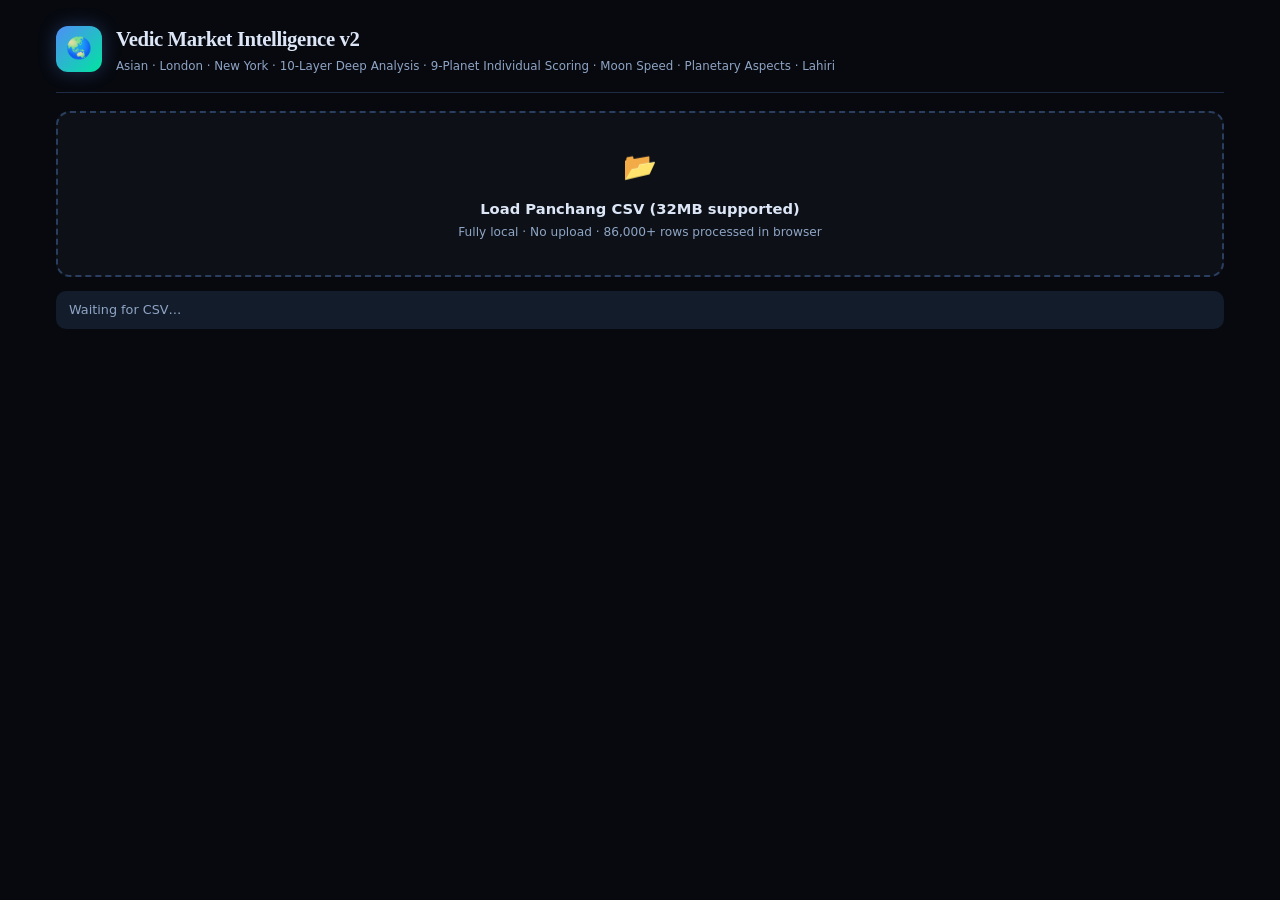
<file: vmi13092026.html>
<!DOCTYPE html>
<html lang="en">
<head>
<meta charset="UTF-8"/>
<meta name="viewport" content="width=device-width,initial-scale=1.0"/>
<title>VMI — Vedic Market Intelligence v2</title>
<style>
:root{
  --bg:#07090f;--bg2:#0d1117;--bg3:#131c2b;--bg4:#1a2540;
  --b1:#1e2d45;--b2:#2a3f5f;
  --t1:#dce6f7;--t2:#8fa5c5;--t3:#4a607d;
  --bull:#00e5a0;--bull2:rgba(0,229,160,.13);--bull3:rgba(0,229,160,.06);
  --bear:#ff3355;--bear2:rgba(255,51,85,.13);--bear3:rgba(255,51,85,.06);
  --neut:#f5a623;--neut2:rgba(245,166,35,.13);--neut3:rgba(245,166,35,.06);
  --acc:#4f8ef7;--acc2:rgba(79,142,247,.13);
  --gold:#ffd166;--purple:#a78bfa;--cyan:#22d3ee;--pink:#f472b6;
  --asian:#f472b6;--london:#60a5fa;--ny:#34d399;
  --fs:'Segoe UI',system-ui,sans-serif;--fh:'Georgia',serif;--fm:'Courier New',monospace;
}
*,*::before,*::after{box-sizing:border-box;margin:0;padding:0}
body{background:var(--bg);color:var(--t1);font-family:var(--fs);font-size:14px;line-height:1.6}
.W{max-width:1200px;margin:0 auto;padding:0 16px 80px}

/* Header */
.hdr{padding:22px 0 16px;border-bottom:1px solid var(--b1);margin-bottom:18px;display:flex;align-items:center;gap:14px}
.logo{width:46px;height:46px;border-radius:12px;background:linear-gradient(135deg,var(--acc),var(--bull));display:flex;align-items:center;justify-content:center;font-size:1.3rem;flex-shrink:0;box-shadow:0 0 18px rgba(79,142,247,.3)}
.hdr h1{font-family:var(--fh);font-size:1.3rem;font-weight:700;letter-spacing:-.02em}
.hdr p{font-size:.74rem;color:var(--t2);margin-top:2px}

/* Upload */
.up{border:2px dashed var(--b2);border-radius:14px;padding:32px;text-align:center;cursor:pointer;transition:all .2s;margin-bottom:14px;position:relative;background:var(--bg2)}
.up:hover,.up.drag{border-color:var(--acc);background:var(--acc2)}
.up input{position:absolute;inset:0;opacity:0;cursor:pointer;width:100%;height:100%}
.up-h{font-size:.92rem;font-weight:600;margin:8px 0 3px}
.up-s{font-size:.76rem;color:var(--t2)}

/* Status */
#st{background:var(--bg3);border-radius:10px;padding:9px 13px;font-size:.8rem;color:var(--t2);margin-bottom:12px;min-height:36px;display:flex;align-items:center}
#st.ok{color:var(--bull)}#st.err{color:var(--bear);border:1px solid var(--bear)}
.pr{display:none;margin-bottom:14px}
.prt{background:var(--bg3);border-radius:99px;height:4px;overflow:hidden}
.prf{height:100%;width:0%;background:linear-gradient(90deg,var(--acc),var(--bull));border-radius:99px;transition:width .15s}
.prl{font-size:.68rem;color:var(--t2);text-align:right;margin-top:3px}

/* Summary */
#sum{display:none;grid-template-columns:repeat(5,1fr);gap:8px;margin-bottom:18px}
.sc{background:var(--bg2);border:1px solid var(--b1);border-radius:10px;padding:12px 10px}
.scn{font-size:1.4rem;font-weight:700;font-family:var(--fh)}
.scn.bull{color:var(--bull)}.scn.bear{color:var(--bear)}.scn.neut{color:var(--neut)}.scn.acc{color:var(--acc)}.scn.gold{color:var(--gold)}
.scl{font-size:.64rem;color:var(--t2);margin-top:1px}

/* Day picker */
#pk{display:none;margin-bottom:18px}
.pkl{font-size:.66rem;color:var(--t2);font-weight:700;letter-spacing:.06em;margin-bottom:7px}
.pkg{display:grid;grid-template-columns:repeat(10,1fr);gap:4px}
.pki{border-radius:8px;padding:6px 3px;cursor:pointer;border:1px solid var(--b1);background:var(--bg2);text-align:center;transition:all .15s}
.pki:hover{border-color:var(--acc)}.pki.sel{border-color:var(--acc);background:var(--acc2)}
.pki.bull{border-color:rgba(0,229,160,.35)}.pki.bear{border-color:rgba(255,51,85,.35)}.pki.neut{border-color:rgba(245,166,35,.25)}.pki.wknd{opacity:.3}
.pkid{font-size:.57rem;color:var(--t2)}.pkis{font-size:.8rem;font-weight:700;font-family:var(--fh)}
.pki.bull .pkis{color:var(--bull)}.pki.bear .pkis{color:var(--bear)}.pki.neut .pkis{color:var(--neut)}

/* Main */
#main{display:none}
.stabs{display:flex;border-bottom:2px solid var(--b1)}
.stab{padding:9px 18px;font-size:.78rem;font-weight:700;cursor:pointer;border:none;background:none;color:var(--t2);border-bottom:3px solid transparent;margin-bottom:-2px;transition:all .15s;letter-spacing:.03em}
.stab.asian.on{color:var(--asian);border-bottom-color:var(--asian)}
.stab.london.on{color:var(--london);border-bottom-color:var(--london)}
.stab.ny.on{color:var(--ny);border-bottom-color:var(--ny)}
.stab.comb.on{color:var(--acc);border-bottom-color:var(--acc)}
.sv{display:none;padding:18px 0}.sv.on{display:block}

/* Cards */
.card{background:var(--bg2);border:1px solid var(--b1);border-radius:12px;padding:16px;margin-bottom:12px}
.card-title{font-size:.66rem;font-weight:700;letter-spacing:.07em;color:var(--t2);margin-bottom:12px}

/* Session hero */
.hero{border-radius:14px;padding:18px 20px;margin-bottom:12px}
.hero.asian{background:linear-gradient(135deg,rgba(244,114,182,.08),rgba(244,114,182,.02));border:1px solid rgba(244,114,182,.2)}
.hero.london{background:linear-gradient(135deg,rgba(96,165,250,.08),rgba(96,165,250,.02));border:1px solid rgba(96,165,250,.2)}
.hero.ny{background:linear-gradient(135deg,rgba(52,211,153,.08),rgba(52,211,153,.02));border:1px solid rgba(52,211,153,.2)}
.hero-grid{display:grid;grid-template-columns:2fr 1fr 1fr 100px;gap:14px;align-items:start}
.hl{font-size:.63rem;font-weight:700;letter-spacing:.08em;margin-bottom:3px}
.asian .hl{color:var(--asian)}.london .hl{color:var(--london)}.ny .hl{color:var(--ny)}
.hv{font-size:.85rem;color:var(--t1);margin-bottom:3px}
.hv b{color:var(--gold)}
.big-score{font-size:2.4rem;font-weight:700;font-family:var(--fh);line-height:1;text-align:right}
.big-sig{font-size:.7rem;font-weight:700;letter-spacing:.06em;text-align:right;margin-top:3px}

/* 3 signal cards */
.sig3{display:grid;grid-template-columns:repeat(3,1fr);gap:10px;margin-bottom:12px}
.sig-c{border-radius:10px;padding:13px;border:1px solid var(--b1)}
.sig-c.bull{background:var(--bull3);border-color:rgba(0,229,160,.2)}
.sig-c.bear{background:var(--bear3);border-color:rgba(255,51,85,.2)}
.sig-c.neut{background:var(--bg3);border-color:var(--b1)}
.sig-lbl{font-size:.62rem;font-weight:700;letter-spacing:.07em;color:var(--t2);margin-bottom:6px}
.sig-main{font-size:1.05rem;font-weight:700;margin-bottom:3px}
.sig-sub{font-size:.72rem;color:var(--t2)}
.sig-sub b{color:var(--t1)}

/* Score breakdown */
.bk-row{display:flex;align-items:center;gap:8px;margin-bottom:7px}
.bk-lbl{font-size:.72rem;color:var(--t2);width:150px;flex-shrink:0}
.bk-bar-bg{flex:1;background:var(--bg3);border-radius:99px;height:7px;overflow:hidden;position:relative}
.bk-bar-fill{height:100%;border-radius:99px}
.bk-val{font-size:.72rem;font-family:var(--fm);width:52px;text-align:right;flex-shrink:0}
.bk-val.pos{color:var(--bull)}.bk-val.neg{color:var(--bear)}.bk-val.z{color:var(--neut)}
.bk-w{font-size:.6rem;color:var(--t3);width:28px;text-align:right;flex-shrink:0}

/* SVG Chart */
.chart-box{width:100%;overflow:hidden;margin-top:4px}
svg.mc{width:100%;display:block;overflow:visible}

/* Moon speed */
.moon3{display:grid;grid-template-columns:repeat(3,1fr);gap:10px;margin-bottom:12px}
.m3c{background:var(--bg2);border:1px solid var(--b1);border-radius:10px;padding:13px;text-align:center}
.m3v{font-size:1.15rem;font-weight:700;font-family:var(--fh);margin-bottom:3px}
.m3l{font-size:.64rem;color:var(--t2)}

/* Planet grid */
.pg9{display:grid;grid-template-columns:repeat(3,1fr);gap:8px;margin-bottom:12px}
.pc{background:var(--bg3);border-radius:10px;padding:12px;border:1px solid var(--b1);border-top:2px solid transparent}
.pc.sun{border-top-color:#fbbf24}.pc.moon{border-top-color:#93c5fd}.pc.mars{border-top-color:#f87171}
.pc.mercury{border-top-color:#6ee7b7}.pc.jupiter{border-top-color:#fde68a}.pc.venus{border-top-color:#f9a8d4}
.pc.saturn{border-top-color:#94a3b8}.pc.rahu{border-top-color:#a78bfa}.pc.ketu{border-top-color:#fb923c}
.pcn{font-size:.63rem;color:var(--t2);margin-bottom:2px}
.pcl{font-family:var(--fm);font-size:.88rem;color:var(--gold);margin-bottom:2px}
.pcr{font-size:.68rem;color:var(--t2);margin-bottom:4px}
.pcs{font-size:.62rem;font-weight:700;padding:1px 7px;border-radius:99px;display:inline-block;margin-bottom:3px}
.pcs.exalt{background:var(--bull2);color:var(--bull)}.pcs.debi{background:var(--bear2);color:var(--bear)}.pcs.own{background:var(--neut2);color:var(--neut)}
.pcsig{font-size:.68rem}
.pcsig.pos{color:var(--bull)}.pcsig.neg{color:var(--bear)}.pcsig.neut2{color:var(--t3)}
/* Planet market impact */
.pc-impact{font-size:.64rem;margin-top:4px;padding-top:4px;border-top:1px solid var(--b1);color:var(--t2)}
.pc-impact b{color:var(--t1)}

/* Aspect table */
.asp-row{display:grid;grid-template-columns:160px 60px 90px 1fr 80px;gap:6px;padding:6px 0;border-bottom:1px solid rgba(255,255,255,.04);font-size:.73rem;align-items:center}
.asp-row:last-child{border-bottom:none}
.asp-head{font-size:.63rem;font-weight:700;letter-spacing:.06em;color:var(--t2)}

/* Events */
.ev-grid{display:grid;grid-template-columns:1fr 1fr;gap:8px;margin-bottom:12px}
.ev-c{background:var(--bg2);border:1px solid var(--b1);border-radius:10px;padding:11px}
.ev-c.karana{border-left:3px solid var(--purple)}.ev-c.nakshatra{border-left:3px solid var(--cyan)}
.ev-c.tithi{border-left:3px solid var(--gold)}.ev-c.rahu{border-left:3px solid var(--bear);background:var(--bear3)}
.ev-c.good{border-left:3px solid var(--bull);background:var(--bull3)}
.ev-t{font-family:var(--fm);font-size:.73rem;color:var(--gold);margin-bottom:2px}
.ev-h{font-size:.78rem;font-weight:600;margin-bottom:2px}
.ev-b{font-size:.7rem;color:var(--t2)}
.ev-imp{font-size:.6rem;font-weight:700;padding:1px 7px;border-radius:99px;margin-top:4px;display:inline-block}
.ev-imp.high{background:var(--bear2);color:var(--bear)}.ev-imp.med{background:var(--neut2);color:var(--neut)}.ev-imp.good{background:var(--bull2);color:var(--bull)}.ev-imp.avoid{background:var(--bear2);color:var(--bear)}

/* Trading windows */
.win-row{display:flex;align-items:flex-start;gap:10px;padding:10px 12px;border-radius:9px;margin-bottom:6px;border:1px solid var(--b1)}
.win-row.BUY{background:var(--bull3);border-color:rgba(0,229,160,.2)}
.win-row.SELL{background:var(--bear3);border-color:rgba(255,51,85,.2)}
.win-row.AVOID{background:var(--bear3);border-color:rgba(255,51,85,.15);opacity:.75}
.win-row.WATCH{background:var(--neut3);border-color:rgba(245,166,35,.2)}
.win-badge{font-size:.63rem;font-weight:700;padding:3px 9px;border-radius:99px;flex-shrink:0;min-width:48px;text-align:center}
.win-badge.BUY{background:var(--bull2);color:var(--bull)}.win-badge.SELL{background:var(--bear2);color:var(--bear)}
.win-badge.AVOID{background:var(--bear2);color:var(--bear)}.win-badge.WATCH{background:var(--neut2);color:var(--neut)}
.win-body{flex:1}
.win-time{font-family:var(--fm);font-size:.73rem;color:var(--t1);margin-bottom:2px}
.win-score{font-size:.7rem;font-weight:700}
.win-score.pos{color:var(--bull)}.win-score.neg{color:var(--bear)}
.win-reason{font-size:.7rem;color:var(--t2);margin-top:2px}
.win-factors{font-size:.65rem;color:var(--t3);margin-top:2px}

/* Timeline */
.tl-card{background:var(--bg2);border:1px solid var(--b1);border-radius:12px;overflow:hidden;margin-bottom:12px}
.tl-hd{display:grid;grid-template-columns:65px 75px 65px 80px 1fr 65px;gap:5px;padding:9px 13px;border-bottom:1px solid var(--b1);font-size:.62rem;font-weight:700;letter-spacing:.05em;color:var(--t2)}
.tl-r{display:grid;grid-template-columns:65px 75px 65px 80px 1fr 65px;gap:5px;padding:6px 13px;border-bottom:1px solid rgba(255,255,255,.03);align-items:center;transition:background .1s;font-size:.72rem}
.tl-r:hover{background:var(--bg3)}
.tl-r.r-karana{border-left:2px solid var(--purple)}
.tl-r.r-nak{border-left:2px solid var(--cyan)}
.tl-r.r-tithi{border-left:2px solid var(--gold)}
.tl-r.r-rahu{border-left:2px solid var(--bear);background:var(--bear3)}
.tl-r.r-best{border-left:2px solid var(--bull);background:var(--bull3)}
.tl-time{font-family:var(--fm);color:var(--t2)}
.tl-hora{font-size:.7rem;font-weight:600}
.hs{color:#fbbf24}.hmo{color:#93c5fd}.hma{color:#f87171}.hme{color:#6ee7b7}.hj{color:#fde68a}.hv2{color:#f9a8d4}.hsa{color:#94a3b8}
.tl-sig{font-weight:700;font-size:.7rem}
.tl-sig.bull{color:var(--bull)}.tl-sig.bear{color:var(--bear)}.tl-sig.neut{color:var(--neut)}
.tl-pc{color:var(--t2);font-size:.7rem}
.tl-moon{font-family:var(--fm);font-size:.66rem;color:var(--purple)}
.tl-score{font-family:var(--fm);text-align:right;font-size:.7rem}
.tl-score.pos{color:var(--bull)}.tl-score.neg{color:var(--bear)}.tl-score.z{color:var(--neut)}

/* Combined */
.cc{background:var(--bg2);border:1px solid var(--b1);border-radius:12px;margin-bottom:7px;overflow:hidden}
.cc-hdr{display:grid;grid-template-columns:1fr 90px 90px 90px 75px;gap:8px;padding:12px 15px;cursor:pointer;align-items:center}
.cc-hdr:hover{background:var(--bg3)}
.cc-date{font-weight:600;font-size:.86rem}
.cc-wd{font-size:.68rem;color:var(--t2);margin-top:1px}
.cc-s{text-align:center}
.cc-sl{font-size:.58rem;font-weight:700;letter-spacing:.05em;margin-bottom:1px}
.cc-sl.asian{color:var(--asian)}.cc-sl.london{color:var(--london)}.cc-sl.ny{color:var(--ny)}
.cc-sv{font-family:var(--fh);font-size:.88rem;font-weight:700}
.cc-tot{font-family:var(--fh);font-size:1.1rem;font-weight:700;text-align:right}
.cc-body{display:none;padding:12px 15px;border-top:1px solid var(--b1)}
.cc-body.open{display:block}
.cc-g{display:grid;grid-template-columns:repeat(3,1fr);gap:10px}
.cc-blk{background:var(--bg3);border-radius:9px;padding:11px}
.cc-bh{font-size:.61rem;font-weight:700;letter-spacing:.06em;margin-bottom:7px}
.cc-bh.asian{color:var(--asian)}.cc-bh.london{color:var(--london)}.cc-bh.ny{color:var(--ny)}
.cc-stat{font-size:.71rem;color:var(--t2);margin-bottom:2px}
.cc-stat b{color:var(--t1)}
.cc-ev-row{font-size:.66rem;color:var(--t2);padding:2px 0;border-bottom:1px solid var(--b1)}
.cc-ev-row:last-child{border:none}

/* Disclaimer */
.disc{font-size:.66rem;color:var(--t3);padding:10px 0;border-top:1px solid var(--b1);margin-top:6px;line-height:1.5}

@media(max-width:768px){
  #sum{grid-template-columns:repeat(3,1fr)}
  .pkg{grid-template-columns:repeat(7,1fr)}
  .hero-grid{grid-template-columns:1fr 1fr}
  .sig3{grid-template-columns:1fr}
  .pg9{grid-template-columns:repeat(2,1fr)}
  .tl-hd,.tl-r{grid-template-columns:60px 70px 60px 1fr 60px}
  .tl-hd>*:nth-child(4),.tl-r>*:nth-child(4){display:none}
  .ev-grid,.cc-g{grid-template-columns:1fr}
  .cc-hdr{grid-template-columns:1fr 70px 70px 70px 60px}
  .moon3{grid-template-columns:1fr 1fr}
}
</style>
</head>
<body>
<div class="W">

<div class="hdr">
  <div class="logo">🌏</div>
  <div>
    <h1>Vedic Market Intelligence v2</h1>
    <p>Asian · London · New York · 10-Layer Deep Analysis · 9-Planet Individual Scoring · Moon Speed · Planetary Aspects · Lahiri</p>
  </div>
</div>

<div class="up" id="dz">
  <input type="file" id="fi" accept=".csv"/>
  <div style="font-size:1.7rem">📂</div>
  <div class="up-h">Load Panchang CSV (32MB supported)</div>
  <div class="up-s">Fully local · No upload · 86,000+ rows processed in browser</div>
</div>

<div id="st">Waiting for CSV…</div>
<div class="pr" id="pr"><div class="prt"><div class="prf" id="prf"></div></div><div class="prl" id="prl">0%</div></div>

<div id="sum">
  <div class="sc"><div class="scn bull" id="s1">0</div><div class="scl">Bullish Days</div></div>
  <div class="sc"><div class="scn bear" id="s2">0</div><div class="scl">Bearish Days</div></div>
  <div class="sc"><div class="scn neut" id="s3">0</div><div class="scl">Neutral Days</div></div>
  <div class="sc"><div class="scn acc" id="s4">0</div><div class="scl">Trading Days</div></div>
  <div class="sc"><div class="scn gold" id="s5">0</div><div class="scl">Rows Analyzed</div></div>
</div>

<div id="pk"><div class="pkl">SELECT DAY — CLICK ANY DATE BELOW</div><div class="pkg" id="pkg"></div></div>

<div id="main">
  <div class="stabs">
    <button class="stab asian" data-s="asian">🌏 Asian 19:00–02:00</button>
    <button class="stab london" data-s="london">🏦 London 03:00–09:30</button>
    <button class="stab ny" data-s="ny">🗽 New York 09:30–16:00</button>
    <button class="stab comb" data-s="comb">⚡ All Sessions</button>
  </div>
  <div class="sv" id="sv-asian"></div>
  <div class="sv" id="sv-london"></div>
  <div class="sv" id="sv-ny"></div>
  <div class="sv" id="sv-comb"></div>
</div>

</div>

<script>
'use strict';
// ════════════════════════════════════════════════════════════
// LOOKUP TABLES
// ════════════════════════════════════════════════════════════
const RASHI=['Aries','Taurus','Gemini','Cancer','Leo','Virgo','Libra','Scorpio','Sagittarius','Capricorn','Aquarius','Pisces'];
const RASHI_HI=['मेष','वृष','मिथुन','कर्क','सिंह','कन्या','तुला','वृश्चिक','धनु','मकर','कुंभ','मीन'];
const WD=['Sunday','Monday','Tuesday','Wednesday','Thursday','Friday','Saturday'];
const HORA=['Sun','Venus','Mercury','Moon','Saturn','Jupiter','Mars'];
const HORA_SCORE={Sun:1.5,Venus:1,Mercury:0,Moon:0.3,Saturn:-1.5,Jupiter:2,Mars:-0.5};
const HORA_CLS={Sun:'hs',Venus:'hv2',Mercury:'hme',Moon:'hmo',Saturn:'hsa',Jupiter:'hj',Mars:'hma'};
const HORA_DESC={Sun:'Authority · Confidence',Venus:'Wealth · Gains',Mercury:'Choppy · Fast',Moon:'Volatile · Swings',Saturn:'Resistance · Bearish',Jupiter:'Growth · Strong Bullish',Mars:'Aggressive · Sharp'};
const WD_HS={0:0,1:2,2:6,3:1,4:5,5:4,6:3};

// Planet data: exalt rashi idx, debi rashi idx, own rashi idxs
const PD={
  sun:    {n:'Sun ☉',    c:'sun',    ex:0,  db:6,  own:[4],     mkt:'Market sentiment · Confidence',
           bull_r:[0,3,4,8,11], bear_r:[6,9,10]},
  moon:   {n:'Moon ☽',  c:'moon',   ex:1,  db:7,  own:[3],     mkt:'Intraday volatility · Emotions',
           bull_r:[1,3,11],    bear_r:[7,9,10]},
  mars:   {n:'Mars ♂',  c:'mars',   ex:9,  db:3,  own:[0,7],   mkt:'Aggression · Sharp moves · Volume',
           bull_r:[0,9],       bear_r:[3,6]},
  mercury:{n:'Mercury ☿',c:'mercury',ex:5, db:11, own:[5,6],   mkt:'Speed of trend · Direction clarity',
           bull_r:[5,6],       bear_r:[11,8]},
  jupiter:{n:'Jupiter ♃',c:'jupiter',ex:3, db:9,  own:[8,11],  mkt:'Overall bias · Bull/Bear trend',
           bull_r:[3,8,11],    bear_r:[9,6]},
  venus:  {n:'Venus ♀', c:'venus',  ex:11, db:5,  own:[1,6],   mkt:'Wealth flow · Comfort buying',
           bull_r:[1,6,11],    bear_r:[5,0]},
  saturn: {n:'Saturn ♄',c:'saturn', ex:6,  db:0,  own:[9,10],  mkt:'Resistance · Slow grind · Drag',
           bull_r:[6,9,10],    bear_r:[0,3,4]},
  rahu:   {n:'Rahu ☊',  c:'rahu',   ex:1,  db:7,  own:[],      mkt:'Sudden moves · Illusion · Trap',
           bull_r:[],          bear_r:[7,10]},
  ketu:   {n:'Ketu ☋',  c:'ketu',   ex:7,  db:1,  own:[],      mkt:'Uncertainty · Sudden reversal',
           bull_r:[],          bear_r:[1,5]}
};

const BULL_T=[1,2,3,5,7,10,11,13,15];
const BEAR_T=[4,6,8,9,12,14,30];
const BULL_N={4:'Rohini · Stable',8:'Pushya · Best for wealth',10:'Magha · Authority',13:'Hasta · Gains',22:'Shravana · Progress',27:'Revati · Completion'};
const BEAR_N={9:'Ashlesha · Avoid',17:'Anuradha · Obstacles',18:'Jyeshtha · Conflict',19:'Mula · Destruction'};
const VOLT_N={6:'Ardra · High volatility',15:'Swati · Unstable',16:'Vishakha · Sharp'};
const BULL_Y={2:'Priti',3:'Ayushman',4:'Saubhagya',5:'Shobhana',8:'Dhriti',14:'Harshana',16:'Siddhi',21:'Siddha',22:'Sadhya',23:'Shubha'};
const BEAR_Y={1:'Vishkambha',6:'Atiganda',9:'Shula',10:'Ganda',13:'Vyaghata',17:'Vyatipata',19:'Parigha',27:'Vaidhriti'};
const BULL_K=['Bava','Balava','Kaulava','Taitila','Garaja'];
const BEAR_K=['Vishti','Shakuni','Naga','Chatushpada','Kimstughna'];

// ════════════════════════════════════════════════════════════
// SCORING ENGINE — 10 LAYERS
// ════════════════════════════════════════════════════════════

// Each layer returns {score (weighted), raw, label, detail, bullFactors, bearFactors}

function L1_tithi(tithi, paksha){
  const p=paksha==='Shukla'?1.5:-1.5;
  const t=BULL_T.includes(tithi)?2:BEAR_T.includes(tithi)?-2:0;
  const raw=p+t;
  const factors=[];
  if(p>0)factors.push({f:`Shukla Paksha`,s:p,bull:true});
  else factors.push({f:`Krishna Paksha`,s:p,bull:false});
  if(t>0)factors.push({f:`Tithi ${tithi} (auspicious)`,s:t,bull:true});
  if(t<0)factors.push({f:`Tithi ${tithi} (inauspicious)`,s:t,bull:false});
  return{score:raw*0.18,raw,label:'Tithi + Paksha',detail:`${tithi} ${paksha}`,w:18,factors};
}

function L2_nakshatra(nak, nakName){
  let raw=0, detail='Neutral nakshatra', factors=[];
  if(BULL_N[nak]){raw=2.5;detail=BULL_N[nak];factors.push({f:nakName+' (bullish)',s:2.5,bull:true})}
  else if(BEAR_N[nak]){raw=-2.5;detail=BEAR_N[nak];factors.push({f:nakName+' (bearish)',s:-2.5,bull:false})}
  else if(VOLT_N[nak]){raw=0;detail=VOLT_N[nak];factors.push({f:nakName+' (volatile)',s:0,bull:null})}
  else{raw=0.3;factors.push({f:nakName+' (neutral)',s:0.3,bull:null})}
  return{score:raw*0.18,raw,label:'Nakshatra',detail,w:18,factors};
}

function L3_yoga(yoga, yogaName){
  let raw=0, detail='Neutral', factors=[];
  if(BULL_Y[yoga]){raw=2;detail=BULL_Y[yoga]+' (auspicious)';factors.push({f:yogaName,s:2,bull:true})}
  else if(BEAR_Y[yoga]){raw=-2.5;detail=BEAR_Y[yoga]+' (inauspicious)';factors.push({f:yogaName+' (avoid)',s:-2.5,bull:false})}
  return{score:raw*0.13,raw,label:'Yoga',detail,w:13,factors};
}

function L4_karana(k){
  let raw=0, detail='Neutral', factors=[];
  if(BULL_K.some(x=>k.includes(x))){raw=1.5;detail=k+' (auspicious)';factors.push({f:k,s:1.5,bull:true})}
  else if(BEAR_K.some(x=>k.includes(x))){raw=-2.5;detail=k+' (inauspicious)';factors.push({f:k+' (avoid)',s:-2.5,bull:false})}
  return{score:raw*0.09,raw,label:'Karana',detail,w:9,factors};
}

function L5_grahaStrength(row){
  const keys={sun:'sun_lon',moon:'moon_lon',mars:'mars_lon',mercury:'mercury_lon',
    jupiter:'jupiter_lon',venus:'venus_lon',saturn:'saturn_lon',rahu:'rahu_lon',ketu:'ketu_lon'};
  let total=0; const factors=[], details=[];
  for(const[pn,col] of Object.entries(keys)){
    const lon=+(row[col]||0);
    const ri=Math.floor(lon/30)%12;
    const pd=PD[pn]; if(!pd)continue;
    let ps=0, status='';
    if(ri===pd.ex){ps=2.5;status='EXALTED'}
    else if(ri===pd.db){ps=-2.5;status='DEBILITATED'}
    else if(pd.own.includes(ri)){ps=1.5;status='OWN SIGN'}
    else if(pd.bull_r.includes(ri)){ps=0.8;status='Friendly'}
    else if(pd.bear_r.includes(ri)){ps=-0.8;status='Enemy sign'}
    if(Math.abs(ps)>=0.8){
      factors.push({f:`${pd.n} ${status} in ${RASHI[ri]}`,s:ps,bull:ps>0});
      if(Math.abs(ps)>=1.5)details.push(`${pd.n} ${status}`);
    }
    total+=ps;
  }
  const raw=total/9;
  return{score:raw*0.15,raw,label:'Graha Strength',detail:details.slice(0,3).join(' · ')||'No special dignity',w:15,factors};
}

function L6_aspects(row){
  const lons={
    sun:+(row.sun_lon||0),moon:+(row.moon_lon||0),mars:+(row.mars_lon||0),
    mercury:+(row.mercury_lon||0),jupiter:+(row.jupiter_lon||0),
    venus:+(row.venus_lon||0),saturn:+(row.saturn_lon||0),rahu:+(row.rahu_lon||0),ketu:+(row.ketu_lon||0)
  };
  // Key pairs with their bull/bear impact
  const pairs=[
    {p1:'jupiter',p2:'moon',  bull:2,   bear:0,   name:'Jupiter-Moon'},
    {p1:'jupiter',p2:'sun',   bull:1.5, bear:0,   name:'Jupiter-Sun'},
    {p1:'jupiter',p2:'mars',  bull:1,   bear:0,   name:'Jupiter-Mars'},
    {p1:'venus',  p2:'moon',  bull:1,   bear:0,   name:'Venus-Moon'},
    {p1:'venus',  p2:'sun',   bull:0.8, bear:0,   name:'Venus-Sun'},
    {p1:'saturn', p2:'sun',   bull:0,   bear:-2,  name:'Saturn-Sun'},
    {p1:'saturn', p2:'moon',  bull:0,   bear:-2,  name:'Saturn-Moon'},
    {p1:'saturn', p2:'mars',  bull:0,   bear:-1.5,name:'Saturn-Mars'},
    {p1:'mars',   p2:'moon',  bull:0,   bear:-1.5,name:'Mars-Moon'},
    {p1:'rahu',   p2:'moon',  bull:0,   bear:-2,  name:'Rahu-Moon'},
    {p1:'ketu',   p2:'moon',  bull:0,   bear:-1,  name:'Ketu-Moon'},
    {p1:'rahu',   p2:'sun',   bull:0,   bear:-1.5,name:'Rahu-Sun'},
    {p1:'sun',    p2:'moon',  bull:0.5, bear:0,   name:'Sun-Moon'},
    {p1:'mercury',p2:'moon',  bull:0.5, bear:0,   name:'Mercury-Moon'},
  ];
  let total=0; const factors=[], aspDetails=[];
  for(const pair of pairs){
    const l1=lons[pair.p1], l2=lons[pair.p2];
    if(l1===undefined||l2===undefined)continue;
    const diff=((l2-l1)%360+360)%360;
    const md=Math.min(diff,360-diff);
    let aspName='', aspMult=0, aspType='';
    if(md<10){aspName='Conjunction';aspMult=1;aspType='conj'}
    else if(Math.abs(md-60)<8){aspName='Sextile';aspMult=0.6;aspType='sext'}
    else if(Math.abs(md-90)<8){aspName='Square';aspMult=0.8;aspType='sq'}
    else if(Math.abs(md-120)<8){aspName='Trine';aspMult=0.8;aspType='trine'}
    else if(Math.abs(md-180)<10){aspName='Opposition';aspMult=0.9;aspType='opp'}
    if(!aspName)continue;
    // Bull aspects (trine/sextile) boost bull pairs, sq/opp boost bear pairs
    let impact=0;
    if(aspType==='trine'||aspType==='sext'){
      impact=pair.bull*aspMult;
      if(impact>0.3)factors.push({f:`${pair.name} ${aspName} (${md.toFixed(1)}°)`,s:impact,bull:true,asp:aspName});
    } else if(aspType==='conj'){
      impact=(pair.bull+pair.bear)*aspMult;
      if(Math.abs(impact)>0.3)factors.push({f:`${pair.name} ${aspName} (${md.toFixed(1)}°)`,s:impact,bull:impact>0,asp:aspName});
    } else {
      impact=pair.bear*aspMult;
      if(impact<-0.3)factors.push({f:`${pair.name} ${aspName} (${md.toFixed(1)}°)`,s:impact,bull:false,asp:aspName});
    }
    total+=impact;
    if(Math.abs(impact)>0.5)aspDetails.push(`${pair.name} ${aspName}`);
  }
  const raw=Math.max(-5,Math.min(5,total));
  return{score:raw*0.12,raw,label:'Graha Aspects',detail:aspDetails.slice(0,2).join(' · ')||'No major aspects',w:12,factors,aspDetails:factors};
}

function L7_moonSpeed(spd){
  // spd = degrees per minute (from consecutive rows)
  // Normal range: 0.007–0.015 deg/min (sidereal per minute)
  // Actual data shows ~0.009324 deg/min = 0.5594 deg/hr
  if(spd===null)return{score:0,raw:0,label:'Moon Speed',detail:'N/A',w:7,factors:[]};
  // Per minute speed thresholds
  const fast=0.012, slow=0.007;
  let raw=0, detail='', factors=[];
  if(spd>fast){raw=-0.8;detail=`Fast (${spd.toFixed(5)}°/min) · Volatile · Both sides`;factors.push({f:`Fast moon · volatility`,s:-0.8,bull:false})}
  else if(spd<slow){raw=0.8;detail=`Slow (${spd.toFixed(5)}°/min) · Stable trend`;factors.push({f:`Slow moon · stability`,s:0.8,bull:true})}
  else{raw=0.3;detail=`Normal (${spd.toFixed(5)}°/min) · Steady`;factors.push({f:`Normal moon speed`,s:0.3,bull:null})}
  return{score:raw*0.07,raw,label:'Moon Speed',detail,w:7,spd,factors};
}

function L8_kaal(row){
  let raw=0; const factors=[];
  if(row.is_rahu_kaal==='1'||row.is_rahu_kaal===1){raw-=3;factors.push({f:'Rahu Kaal · Avoid trading',s:-3,bull:false})}
  if(row.is_gulika_kaal==='1'||row.is_gulika_kaal===1){raw-=1.5;factors.push({f:'Gulika Kaal · Caution',s:-1.5,bull:false})}
  if(row.is_yamaganda==='1'||row.is_yamaganda===1){raw-=2;factors.push({f:'Yamaganda · High risk',s:-2,bull:false})}
  if(raw===0)factors.push({f:'All kaal clear',s:0,bull:null});
  return{score:raw*0.10,raw,label:'Kaal Flags',detail:raw<0?factors.map(f=>f.f).join(' · '):'Clear · Safe to trade',w:10,factors};
}

function L9_hora(hora){
  const raw=HORA_SCORE[hora]||0;
  const bull=raw>0;
  return{score:raw*0.05,raw,label:'Hora',detail:`${hora} Hora · ${HORA_DESC[hora]}`,w:5,
    factors:[{f:`${hora} Hora · ${HORA_DESC[hora]}`,s:raw,bull}]};
}

function L10_sunPosition(sunLon, moonLon){
  const sri=Math.floor(sunLon/30)%12;
  const mri=Math.floor(moonLon/30)%12;
  // Sun position market sentiment
  const sunBull=[0,3,4,8,11];
  const sunBear=[6,9,10];
  // Moon rashi effect on markets
  const moonBull=[1,3,4,11];
  const moonBear=[7,9,10];
  let raw=0; const factors=[];
  if(sunBull.includes(sri)){raw+=1;factors.push({f:`Sun in ${RASHI[sri]} (bullish sign)`,s:1,bull:true})}
  else if(sunBear.includes(sri)){raw-=0.8;factors.push({f:`Sun in ${RASHI[sri]} (bearish sign)`,s:-0.8,bull:false})}
  if(moonBull.includes(mri)){raw+=0.8;factors.push({f:`Moon in ${RASHI[mri]} (bullish)`,s:0.8,bull:true})}
  else if(moonBear.includes(mri)){raw-=0.8;factors.push({f:`Moon in ${RASHI[mri]} (bearish)`,s:-0.8,bull:false})}
  return{score:raw*0.08,raw,label:'Sun+Moon Rashi',detail:`Sun ${RASHI[sri]} · Moon ${RASHI[mri]}`,w:8,factors};
}

// Master score function
function scoreRow(row, hora, moonSpd){
  const t=+row.tithi_id||1, p=row.paksha_en||'', n=+row.nakshatra_id||1;
  const y=+row.yoga_id||1, k=row.karana_en||'';
  const layers=[
    L1_tithi(t,p),
    L2_nakshatra(n, row.nakshatra_en||''),
    L3_yoga(y, row.yoga_en||''),
    L4_karana(k),
    L5_grahaStrength(row),
    L6_aspects(row),
    L7_moonSpeed(moonSpd),
    L8_kaal(row),
    L9_hora(hora),
    L10_sunPosition(+(row.sun_lon||0),+(row.moon_lon||0))
  ];
  const total=layers.reduce((a,l)=>a+l.score,0);
  return{total:Math.max(-10,Math.min(10,total)), layers};
}

// ════════════════════════════════════════════════════════════
// HELPERS
// ════════════════════════════════════════════════════════════
const getRashi=lon=>Math.floor(((+lon)%360)/30);
const wdN=n=>WD.indexOf(n);
const tH=s=>(!s||s==='N/A')?6.5:(([h,m]=s.split(':').map(Number)),h+m/60);
const gHora=(hf,wd,sr)=>HORA[((WD_HS[wd]||0)+Math.max(0,Math.floor(hf-sr)))%7];
const ss=s=>(s>=0?'+':'')+s.toFixed(2);
const scol=s=>s>=2.5?'var(--bull)':s<=-2.5?'var(--bear)':'var(--neut)';
const scls=s=>s>=2.5?'bull':s<=-2.5?'bear':'neut';
const ssig=s=>s>=2.5?'↑ BULLISH':s<=-2.5?'↓ BEARISH':'↔ NEUTRAL';
const sleep=ms=>new Promise(r=>setTimeout(r,ms));
const approxSR=ds=>{const m=+ds.substring(5,7);return({1:'07:10',2:'06:40',3:'06:55',4:'06:10',5:'05:48',6:'05:28',7:'05:33',8:'06:02',9:'06:28',10:'06:58',11:'06:40',12:'07:12'})[m]||'06:30'};
const approxSS=ds=>{const m=+ds.substring(5,7);return({1:'16:43',2:'17:28',3:'18:58',4:'19:43',5:'20:08',6:'20:28',7:'20:18',8:'19:42',9:'19:18',10:'18:28',11:'16:58',12:'16:28'})[m]||'19:00'};

// Get planet status
function getPStatus(pn,lon){
  const pd=PD[pn]; if(!pd)return{lbl:'',cls:'',dig:0};
  const ri=Math.floor(lon/30)%12;
  if(ri===pd.ex)return{lbl:'EXALTED',cls:'exalt',dig:2.5};
  if(ri===pd.db)return{lbl:'DEBILITATED',cls:'debi',dig:-2.5};
  if(pd.own.includes(ri))return{lbl:'OWN SIGN',cls:'own',dig:1.5};
  if(pd.bull_r.includes(ri))return{lbl:'Friendly',cls:'',dig:0.8};
  if(pd.bear_r.includes(ri))return{lbl:'Enemy',cls:'',dig:-0.8};
  return{lbl:'Neutral',cls:'',dig:0};
}

function getPSignal(pn,lon){
  const pd=PD[pn]; if(!pd)return{lbl:'Neutral',cls:'neut2'};
  const rn=RASHI[Math.floor(lon/30)%12];
  if(pd.bull_r.includes(Math.floor(lon/30)%12))return{lbl:'↑ Bullish influence',cls:'pos'};
  if(pd.bear_r.includes(Math.floor(lon/30)%12))return{lbl:'↓ Bearish influence',cls:'neg'};
  return{lbl:'Neutral',cls:'neut2'};
}

// Market impact description per planet
function getPlanetMktImpact(pn, lon){
  const ri=Math.floor(lon/30)%12;
  const pd=PD[pn]; if(!pd)return'';
  const dig=getPStatus(pn,lon).dig;
  const rName=RASHI[ri];
  let impact='';
  if(pn==='moon'){
    impact=dig>=1.5?'Moon strong → intraday stable, trending moves':dig<=-1.5?'Moon weak → choppy, emotional reversals':'Moon moderate → mixed intraday';
  }else if(pn==='jupiter'){
    impact=dig>=1.5?'Jupiter exalt/own → overall bullish bias, sustained trend':dig<=-1.5?'Jupiter weak → overall bearish, no follow-through':'Jupiter neutral → mixed trend';
  }else if(pn==='saturn'){
    impact=dig<=-1.5?'Saturn debil → resistance breaks easily, less drag':dig>=1.5?'Saturn strong → heavy resistance, slow grind down':'Saturn moderate';
  }else if(pn==='mars'){
    impact=dig>=1.5?'Mars strong → high volume, aggressive moves':dig<=-1.5?'Mars weak → false breakouts, traps':'Mars moderate → normal volatility';
  }else if(pn==='mercury'){
    impact=dig>=1.5?'Mercury exalt → clear direction, fast information':dig<=-1.5?'Mercury weak → confusion, mixed signals':'Mercury moderate';
  }else if(pn==='venus'){
    impact=dig>=1.5?'Venus strong → wealth flow, comfort buying':dig<=-1.5?'Venus weak → selling pressure':'Venus moderate';
  }else if(pn==='sun'){
    impact=dig>=1.5?'Sun strong → confidence, authority buying':'Sun moderate';
  }else if(pn==='rahu'){
    impact='Rahu → sudden moves, illusion traps · Watch for false breakouts';
  }else if(pn==='ketu'){
    impact='Ketu → uncertainty, sudden reversals · Be cautious at trend highs';
  }
  return impact;
}

// ════════════════════════════════════════════════════════════
// SESSION ANALYSIS
// ════════════════════════════════════════════════════════════
function analyzeSession(rows, start, end, srH, wdIdx){
  let sRows=rows.filter(r=>{
    const t=r.ts_local?r.ts_local.substring(11):'';
    return t>=start&&t<=end;
  });
  // Asian session wraps midnight
  if(start==='19:00'&&sRows.length<10){
    const eve=rows.filter(r=>{const t=r.ts_local?r.ts_local.substring(11):'';return t>='19:00'});
    const morn=rows.filter(r=>{const t=r.ts_local?r.ts_local.substring(11):'';return t<='02:00'});
    sRows=[...eve,...morn];
  }
  if(sRows.length<3)return null;

  // Score each row
  const scored=sRows.map((r,i)=>{
    try{
      const t=r.ts_local.substring(11);
      const[h,m]=t.split(':').map(Number);
      const hora=gHora(h+m/60,wdIdx,srH);
      let moonSpd=null;
      if(i>0){
        let diff=+(sRows[i].moon_lon||0)-(+(sRows[i-1].moon_lon||0));
        if(diff<-180)diff+=360; if(diff>180)diff-=360;
        moonSpd=Math.abs(diff);
      }
      const sc=scoreRow(r,hora,moonSpd);
      return{...r,_hora:hora,_score:sc.total,_layers:sc.layers,_moonSpd:moonSpd};
    }catch(e){
      return{...r,_hora:'Sun',_score:0,_layers:[],_moonSpd:null};
    }
  });

  const avgScore=scored.reduce((a,r)=>a+r._score,0)/scored.length;
  const normScore=Math.max(-10,Math.min(10,avgScore));

  // Moon speed stats
  const spds=scored.filter(r=>r._moonSpd!==null).map(r=>r._moonSpd);
  const avgMoonSpd=spds.length?spds.reduce((a,v)=>a+v,0)/spds.length:null;
  const maxMoonSpd=spds.length?Math.max(...spds):null;
  const minMoonSpd=spds.length?Math.min(...spds):null;
  // Convert to per-hour for display
  const avgMoonSpdHr=avgMoonSpd?avgMoonSpd*60:null;

  // Events
  const events=[];
  let lk=scored[0]?.karana_en, ln=scored[0]?.nakshatra_en, lt=scored[0]?.tithi_id, lrk=scored[0]?.is_rahu_kaal, lh=scored[0]?._hora;
  for(const r of scored){
    const tm=r.ts_local.substring(11);
    if(r.karana_en&&r.karana_en!==lk){events.push({time:tm,type:'karana',head:'Karana Change',body:`${lk} → ${r.karana_en}`,cls:'karana',imp:'med'});lk=r.karana_en}
    if(r.nakshatra_en&&r.nakshatra_en!==ln){events.push({time:tm,type:'nak',head:'Nakshatra Shift',body:`${ln} → ${r.nakshatra_en}`,cls:'nakshatra',imp:'high'});ln=r.nakshatra_en}
    if(r.tithi_id&&r.tithi_id!==lt){const pn=scored.find(x=>x.tithi_id===lt)?.tithi_en||lt;events.push({time:tm,type:'tithi',head:'Tithi Change',body:`${pn} → ${r.tithi_en}`,cls:'tithi',imp:'high'});lt=r.tithi_id}
    if((r.is_rahu_kaal==='1'||r.is_rahu_kaal===1)&&!(lrk==='1'||lrk===1)){events.push({time:tm,type:'rahu',head:'⚠ Rahu Kaal Begins',body:'Avoid new positions · High risk of loss',cls:'rahu',imp:'avoid'});lrk='1'}
    if((r.is_rahu_kaal==='0'||r.is_rahu_kaal===0)&&(lrk==='1'||lrk===1)){events.push({time:tm,type:'rahu_end',head:'Rahu Kaal Ends',body:'Resume cautiously · Watch for trend resumption',cls:'karana',imp:'med'});lrk='0'}
    if(r._hora!==lh){events.push({time:tm,type:'hora',head:`${r._hora} Hora Begins`,body:HORA_DESC[r._hora],cls:HORA_SCORE[r._hora]>=1?'good':'karana',imp:HORA_SCORE[r._hora]>=1.5?'good':HORA_SCORE[r._hora]<=-1?'high':'med'});lh=r._hora}
  }

  // Best/Worst 30-min windows
  let bestSc=-99,bestSt='',bestEn='',worstSc=99,worstSt='',worstEn='';
  for(let i=0;i<scored.length-30;i++){
    const w=scored.slice(i,i+30);
    const av=w.reduce((a,r)=>a+r._score,0)/30;
    if(av>bestSc){bestSc=av;bestSt=scored[i].ts_local.substring(11);bestEn=scored[Math.min(i+29,scored.length-1)].ts_local.substring(11)}
    if(av<worstSc){worstSc=av;worstSt=scored[i].ts_local.substring(11);worstEn=scored[Math.min(i+29,scored.length-1)].ts_local.substring(11)}
  }

  // Trading windows — detect directional blocks
  const windows=[];
  if(scored.length>5){
    let ws=scored[0].ts_local.substring(11), wsig=scls(scored[0]._score), wsc=[scored[0]._score], wfacts=[];
    for(let i=1;i<=scored.length;i++){
      const r=scored[i];
      const sig=r?scls(r._score):'end';
      if(sig!==wsig||!r){
        const avg=wsc.reduce((a,v)=>a+v,0)/wsc.length;
        if(wsc.length>=5){
          const action=wsig==='bull'?'BUY':wsig==='bear'?'SELL':avg<-0.5?'AVOID':'WATCH';
          // Collect dominant factors for this window
          const domFactors=[];
          const sample=scored.slice(Math.max(0,i-wsc.length),i).slice(0,5);
          sample.forEach(sr=>{
            (sr._layers||[]).forEach(l=>{
              if(Math.abs(l.raw)>=1)(l.factors||[]).forEach(f=>{if(Math.abs(f.s)>=0.5)domFactors.push(f.f)});
            });
          });
          const topFactors=[...new Set(domFactors)].slice(0,3);
          windows.push({start:ws,end:r?r.ts_local.substring(11):scored[scored.length-1].ts_local.substring(11),sig:wsig,avg,count:wsc.length,action,factors:topFactors});
        }
        if(r){ws=r.ts_local.substring(11);wsig=sig;wsc=[r._score]}
      }else{wsc.push(r._score)}
    }
  }

  // Layer averages
  const layerAvg=(scored[0]._layers||[]).map((l,li)=>({
    label:l.label, w:l.w,
    avg:scored.reduce((a,r)=>a+(r._layers?.[li]?.score||0),0)/scored.length,
    raw:scored.reduce((a,r)=>a+(r._layers?.[li]?.raw||0),0)/scored.length
  }));

  return{normScore,avgScore,scored,events,windows,bestSc,bestSt,bestEn,worstSc,worstSt,worstEn,avgMoonSpd,avgMoonSpdHr,maxMoonSpd,minMoonSpd,layerAvg,firstRow:scored[0],lastRow:scored[scored.length-1]};
}

// ════════════════════════════════════════════════════════════
// SVG CHART
// ════════════════════════════════════════════════════════════
function mkChart(scored, strokeColor, W=900, H=110){
  if(!scored||scored.length<2)return'<div style="height:110px;display:flex;align-items:center;justify-content:center;color:var(--t3);font-size:.78rem">Not enough data for chart</div>';
  // Sample every 2 minutes
  const pts=scored.filter((_,i)=>i%2===0);
  if(pts.length<2)return'';
  const scores=pts.map(r=>r._score);
  const mn=Math.min(...scores,-3), mx=Math.max(...scores,3);
  const rng=mx-mn||1;
  const xs=pts.map((_,i)=>i/(pts.length-1)*W);
  const ys=pts.map(s=>H-(s-mn)/rng*H);
  const line=xs.map((x,i)=>`${i===0?'M':'L'}${x.toFixed(1)},${ys[i].toFixed(1)}`).join(' ');
  const fill=`${line} L${W},${H} L0,${H} Z`;
  const zy=H-(-mn)/rng*H;
  // Rahu kaal zones
  const rahuRects=[];
  let rs=null;
  pts.forEach((r,i)=>{
    const isR=r.is_rahu_kaal==='1'||r.is_rahu_kaal===1;
    if(isR&&!rs)rs=xs[i];
    if(!isR&&rs){rahuRects.push(`<rect x="${rs.toFixed(1)}" y="0" width="${(xs[i]-rs).toFixed(1)}" height="${H}" fill="rgba(255,51,85,.1)" rx="2"/>`);rs=null}
  });
  // Best window marker
  const gid=`g${Math.random().toString(36).substr(2,6)}`;
  return`<div class="chart-box"><svg class="mc" viewBox="0 0 ${W} ${H}" preserveAspectRatio="none" style="height:${H}px">
  <defs>
    <linearGradient id="${gid}" x1="0" y1="0" x2="0" y2="1">
      <stop offset="0%" stop-color="${strokeColor}" stop-opacity=".3"/>
      <stop offset="100%" stop-color="${strokeColor}" stop-opacity="0"/>
    </linearGradient>
  </defs>
  ${rahuRects.join('')}
  <line x1="0" y1="${zy.toFixed(1)}" x2="${W}" y2="${zy.toFixed(1)}" stroke="rgba(255,255,255,.15)" stroke-width="1" stroke-dasharray="4,4"/>
  <path d="${fill}" fill="url(#${gid})"/>
  <path d="${line}" fill="none" stroke="${strokeColor}" stroke-width="2" stroke-linejoin="round" stroke-linecap="round"/>
</svg></div>`;
}

// ════════════════════════════════════════════════════════════
// RENDER SESSION
// ════════════════════════════════════════════════════════════
function renderSess(sess, name, cls, color, timeRange, day){
  if(!sess)return`<div style="padding:28px;text-align:center;color:var(--t2)">No ${name} data available for this day.</div>`;

  const sc=sess.normScore, col=scol(sc), sig=ssig(sc), sigcls=scls(sc);
  const fr=sess.firstRow||{};

  // ── HERO ──
  const hero=`<div class="hero ${cls}">
    <div class="hero-grid">
      <div>
        <div class="hl">${name.toUpperCase()}</div>
        <div class="hv" style="margin-bottom:6px"><b>${timeRange}</b> NY Time</div>
        <div class="hv">${day.date} · ${day.weekday} · ${day.weekdayHi}</div>
        <div class="hv">☀ Sunrise <b>${day.sunrise}</b> · Sunset <b>${day.sunset}</b></div>
      </div>
      <div>
        <div class="hl">BEST BUY WINDOW</div>
        <div class="hv"><b style="color:var(--bull)">${sess.bestSt} – ${sess.bestEn}</b></div>
        <div class="hv" style="font-size:.7rem">Score ${ss(sess.bestSc)}</div>
      </div>
      <div>
        <div class="hl">BEST SELL / AVOID</div>
        <div class="hv"><b style="color:var(--bear)">${sess.worstSt} – ${sess.worstEn}</b></div>
        <div class="hv" style="font-size:.7rem">Score ${ss(sess.worstSc)}</div>
      </div>
      <div>
        <div class="big-score" style="color:${col}">${ss(sc)}</div>
        <div class="big-sig" style="color:${col}">${sig}</div>
      </div>
    </div>
  </div>`;

  // ── 3 SIGNAL CARDS ──
  const mi=Math.floor(sess.scored.length/2);
  const osc=sess.scored[0]?._score||0, msc=sess.scored[mi]?._score||0, csc=sess.scored[sess.scored.length-1]?._score||0;
  const sig3=`<div class="sig3">
    <div class="sig-c ${scls(osc)}">
      <div class="sig-lbl">SESSION OPEN</div>
      <div class="sig-main" style="color:${scol(osc)}">${ssig(osc)}</div>
      <div class="sig-sub">Score <b>${ss(osc)}</b></div>
      <div class="sig-sub"><b>${sess.scored[0]?._hora||''}</b> Hora · ${sess.scored[0]?.tithi_en||''}</div>
      <div class="sig-sub">${sess.scored[0]?.nakshatra_en||''} · ${sess.scored[0]?.karana_en||''}</div>
    </div>
    <div class="sig-c ${scls(msc)}">
      <div class="sig-lbl">MID SESSION</div>
      <div class="sig-main" style="color:${scol(msc)}">${ssig(msc)}</div>
      <div class="sig-sub">Score <b>${ss(msc)}</b></div>
      <div class="sig-sub"><b>${sess.scored[mi]?._hora||''}</b> Hora · ${sess.scored[mi]?.tithi_en||''}</div>
      <div class="sig-sub">${sess.scored[mi]?.nakshatra_en||''} · ${sess.scored[mi]?.karana_en||''}</div>
    </div>
    <div class="sig-c ${scls(csc)}">
      <div class="sig-lbl">SESSION CLOSE</div>
      <div class="sig-main" style="color:${scol(csc)}">${ssig(csc)}</div>
      <div class="sig-sub">Score <b>${ss(csc)}</b></div>
      <div class="sig-sub"><b>${sess.scored[sess.scored.length-1]?._hora||''}</b> Hora · ${sess.scored[sess.scored.length-1]?.tithi_en||''}</div>
      <div class="sig-sub">${sess.scored[sess.scored.length-1]?.nakshatra_en||''}</div>
    </div>
  </div>`;

  // ── SCORE BREAKDOWN ──
  const bkRows=sess.layerAvg.map(l=>{
    const pct=Math.min(100,Math.abs(l.raw)/3*100);
    const bc=l.raw>=0?'var(--bull)':'var(--bear)';
    const vc=l.raw>0.1?'pos':l.raw<-0.1?'neg':'z';
    return`<div class="bk-row">
      <div class="bk-lbl">${l.label}</div>
      <div class="bk-bar-bg"><div class="bk-bar-fill" style="width:${pct}%;background:${bc}"></div></div>
      <div class="bk-val ${vc}">${ss(l.raw)}</div>
      <div class="bk-w">${l.w}%</div>
    </div>`;
  }).join('');
  const breakdown=`<div class="card">
    <div class="card-title">10-LAYER SCORE BREAKDOWN (session average)</div>
    ${bkRows}
  </div>`;

  // ── CHART ──
  const chart=`<div class="card">
    <div class="card-title" style="display:flex;justify-content:space-between">
      <span>1-MINUTE SCORE CHART · ${name}</span>
      <span style="color:var(--t3)">Red zones=Rahu Kaal · Dashed=Neutral (0)</span>
    </div>
    ${mkChart(sess.scored, color)}
  </div>`;

  // ── MOON SPEED ──
  const spdHr=sess.avgMoonSpdHr;
  const spdCond=spdHr>0.65?'FAST · High volatility':spdHr<0.45?'SLOW · Stable trend':'NORMAL · Steady';
  const spdCol=spdHr>0.65?'var(--bear)':spdHr<0.45?'var(--bull)':'var(--neut)';
  const moonCard=`<div class="moon3">
    <div class="m3c">
      <div class="m3v" style="color:var(--acc)">${sess.avgMoonSpd?sess.avgMoonSpd.toFixed(6)+'°/min':'N/A'}</div>
      <div class="m3l">Avg Moon Speed per Minute</div>
    </div>
    <div class="m3c">
      <div class="m3v" style="color:var(--gold)">${spdHr?spdHr.toFixed(4)+'°/hr':'N/A'}</div>
      <div class="m3l">Moon Speed per Hour</div>
    </div>
    <div class="m3c">
      <div class="m3v" style="color:${spdCol}">${spdCond}</div>
      <div class="m3l">Moon Condition → Market</div>
    </div>
  </div>`;

  // ── 9 PLANET CARDS ──
  const pkeys=[['sun','sun_lon'],['moon','moon_lon'],['mars','mars_lon'],['mercury','mercury_lon'],['jupiter','jupiter_lon'],['venus','venus_lon'],['saturn','saturn_lon'],['rahu','rahu_lon'],['ketu','ketu_lon']];
  const pcards=pkeys.map(([pn,col2])=>{
    const lon=+(fr[col2]||0);
    const ri=getRashi(lon);
    const st=getPStatus(pn,lon);
    const sg=getPSignal(pn,lon);
    const pd=PD[pn];
    const impact=getPlanetMktImpact(pn,lon);
    return`<div class="pc ${pn}">
      <div class="pcn">${pd?.n||pn}</div>
      <div class="pcl">${lon.toFixed(4)}°</div>
      <div class="pcr">${RASHI[ri]} / ${RASHI_HI[ri]}</div>
      ${st.cls?`<span class="pcs ${st.cls}">${st.lbl}</span>`:`<span style="font-size:.6rem;color:var(--t3)">${st.lbl}</span>`}
      <div class="pcsig ${sg.cls}">${sg.lbl}</div>
      ${impact?`<div class="pc-impact">${impact}</div>`:''}
    </div>`;
  }).join('');
  const planetGrid=`<div class="card">
    <div class="card-title">9 GRAHA — Individual Planet Analysis at Session Open</div>
    <div class="pg9">${pcards}</div>
  </div>`;

  // ── PLANETARY ASPECTS ──
  const aspData=sess.layerAvg.find(l=>l.label==='Graha Aspects');
  const aspFactors=(scoreRow(fr||{},sess.scored[0]?._hora||'Sun',null).layers[5]?.aspDetails)||[];
  const aspRows=aspFactors.slice(0,10).map(f=>{
    const col2=f.bull?'var(--bull)':f.bull===false?'var(--bear)':'var(--neut)';
    const imp=f.bull?'↑ Bullish':f.bull===false?'↓ Bearish':'↔ Neutral';
    return`<div class="asp-row">
      <div>${f.f||''}</div>
      <div style="font-family:var(--fm);color:var(--t2)">${f.asp||''}</div>
      <div style="color:${col2};font-weight:600">${imp}</div>
      <div style="color:var(--t2)">${ss(f.s||0)}</div>
    </div>`;
  }).join('');
  const aspCard=aspRows?`<div class="card">
    <div class="card-title">PLANETARY ASPECTS — Active Influences</div>
    <div class="asp-row asp-head"><div>PLANETS · ASPECT · ANGLE</div><div>TYPE</div><div>MARKET EFFECT</div><div>SCORE</div></div>
    ${aspRows}
  </div>`:'';

  // ── KEY EVENTS ──
  const evCards=sess.events.filter(e=>e.type!=='hora'||HORA_SCORE[e.head?.split(' ')[0]]>=1.5).slice(0,8).map(e=>`<div class="ev-c ${e.cls}">
    <div class="ev-t">⚡ ${e.time}</div>
    <div class="ev-h">${e.head}</div>
    <div class="ev-b">${e.body}</div>
    <span class="ev-imp ${e.imp}">${e.imp.toUpperCase()}</span>
  </div>`).join('');
  const evWrap=evCards?`<div class="card">
    <div class="card-title">KEY EVENTS & REVERSAL POINTS IN SESSION</div>
    <div class="ev-grid">${evCards}</div>
  </div>`:'';

  // ── TRADING WINDOWS ──
  const winRows=sess.windows.filter(w=>w.count>=5).map(w=>`<div class="win-row ${w.action}">
    <span class="win-badge ${w.action}">${w.action}</span>
    <div class="win-body">
      <div class="win-time">${w.start} – ${w.end} <span style="color:var(--t3)">(${w.count} min)</span></div>
      <div class="win-score ${w.avg>=0?'pos':'neg'}">${ss(w.avg)} composite score</div>
      <div class="win-reason">${w.action==='BUY'?'Bullish momentum · Favorable planets':w.action==='SELL'?'Bearish pressure · Inauspicious':w.action==='AVOID'?'Rahu/inauspicious · Avoid new positions':'Watch for direction'}</div>
      ${w.factors.length?`<div class="win-factors">Driven by: ${w.factors.join(' · ')}</div>`:''}
    </div>
  </div>`).join('');
  const winCard=`<div class="card">
    <div class="card-title">TRADING WINDOWS — BUY · SELL · AVOID (from 1-minute signal)</div>
    ${winRows||'<div style="color:var(--t2);font-size:.78rem;padding:4px 0">No strong 5-minute directional windows. Market likely choppy.</div>'}
  </div>`;

  // ── MINUTE TIMELINE ──
  const tlRows=sess.scored.filter((_,i)=>{
    const t=_.ts_local.substring(11);
    return i%10===0||sess.events.some(e=>e.time===t);
  }).slice(0,90).map(r=>{
    const t=r.ts_local.substring(11);
    const ev=sess.events.find(e=>e.time===t);
    const isRahu=r.is_rahu_kaal==='1'||r.is_rahu_kaal===1;
    const evCls=isRahu?'r-rahu':ev?.type==='karana'?'r-karana':ev?.type==='nak'?'r-nak':ev?.type==='tithi'?'r-tithi':'';
    const sc2=r._score, sc2cls=scls(sc2);
    const mspd=r._moonSpd?r._moonSpd.toFixed(5):'—';
    const sig2=sc2>=2.5?'↑ BUY':sc2<=-2.5?'↓ SELL':'↔ FLAT';
    return`<div class="tl-r ${evCls}">
      <div class="tl-time">${t}</div>
      <div class="tl-hora ${HORA_CLS[r._hora]||''}">${r._hora}</div>
      <div class="tl-sig ${sc2cls}">${sig2}</div>
      <div class="tl-moon">${mspd}°</div>
      <div class="tl-pc">${r.tithi_en||''} · ${r.nakshatra_en||''} · ${r.karana_en||''}</div>
      <div class="tl-score ${sc2>=0?'pos':'neg'}">${ss(sc2)}</div>
    </div>`;
  }).join('');
  const timeline=`<div class="tl-card">
    <div class="tl-hd"><div>TIME</div><div>HORA</div><div>SIGNAL</div><div>MOON°/MIN</div><div>PANCHANG</div><div>SCORE</div></div>
    ${tlRows}
  </div>`;

  return hero+sig3+breakdown+chart+moonCard+evWrap+winCard+planetGrid+aspCard+timeline+`<div class="disc">⚠ Research & educational use only. Not financial advice. Vedic astrology is probabilistic. Always use proper risk management and stop-loss.</div>`;
}

// ════════════════════════════════════════════════════════════
// COMBINED VIEW
// ════════════════════════════════════════════════════════════
function renderCombined(days){
  const html=days.map(day=>{
    const asc=day.asian?.normScore||0, lsc=day.london?.normScore||0, nsc=day.ny?.normScore||0;
    const tot=asc*0.2+lsc*0.3+nsc*0.5;
    const id='cc'+day.date.replace(/-/g,'');
    const mkB=(sess,lbl,c)=>{
      if(!sess)return`<div class="cc-blk"><div class="cc-bh ${c}">${lbl}</div><div style="color:var(--t2);font-size:.72rem">No data</div></div>`;
      const s=sess.normScore;
      const evs=sess.events.filter(e=>e.type!=='hora').slice(0,4).map(e=>`<div class="cc-ev-row">⚡ ${e.time} ${e.head}</div>`).join('');
      const mspd=sess.avgMoonSpdHr?sess.avgMoonSpdHr.toFixed(4)+'°/hr':'N/A';
      return`<div class="cc-blk">
        <div class="cc-bh ${c}">${lbl}</div>
        <div style="font-size:1rem;font-weight:700;color:${scol(s)};font-family:var(--fh);margin-bottom:6px">${ss(s)} ${ssig(s)}</div>
        <div class="cc-stat">Buy: <b style="color:var(--bull)">${sess.bestSt}–${sess.bestEn}</b></div>
        <div class="cc-stat">Avoid: <b style="color:var(--bear)">${sess.worstSt}–${sess.worstEn}</b></div>
        <div class="cc-stat">Moon: <b>${mspd}</b></div>
        ${evs}
      </div>`;
    };
    return`<div class="cc">
      <div class="cc-hdr" onclick="tCC('${id}')">
        <div><div class="cc-date">${day.date} · ${day.weekday}</div><div class="cc-wd">${day.weekdayHi} · ☀${day.sunrise}→${day.sunset}</div></div>
        <div class="cc-s"><div class="cc-sl asian">ASIAN</div><div class="cc-sv" style="color:${scol(asc)}">${ss(asc)}</div></div>
        <div class="cc-s"><div class="cc-sl london">LONDON</div><div class="cc-sv" style="color:${scol(lsc)}">${ss(lsc)}</div></div>
        <div class="cc-s"><div class="cc-sl ny">NEW YORK</div><div class="cc-sv" style="color:${scol(nsc)}">${ss(nsc)}</div></div>
        <div class="cc-tot" style="color:${scol(tot)}">${ss(tot)}</div>
      </div>
      <div class="cc-body" id="${id}">
        <div class="cc-g">${mkB(day.asian,'🌏 ASIAN','asian')}${mkB(day.london,'🏦 LONDON','london')}${mkB(day.ny,'🗽 NEW YORK','ny')}</div>
      </div>
    </div>`;
  }).join('');
  document.getElementById('sv-comb').innerHTML=html;
}
function tCC(id){const e=document.getElementById(id);if(e)e.classList.toggle('open')}

// ════════════════════════════════════════════════════════════
// DAY COORDINATOR
// ════════════════════════════════════════════════════════════
function analyzeDay(rows){
  if(!rows||rows.length<5)return null;
  const base=rows.find(r=>r.ts_local&&r.ts_local.substring(11)==='09:30')||rows[0];
  const date=base.ts_local.substring(0,10);
  // Fix: Calculate weekday from date if CSV field missing/wrong
  let wdName=base.weekday_en||'';
  if(!WD.includes(wdName)){
    const[y,m,d]=date.split('-').map(Number);
    wdName=WD[new Date(Date.UTC(y,m-1,d)).getUTCDay()];
  }
  const wd=WD.indexOf(wdName);
  const srRow=rows.find(r=>r.sunrise_local&&r.sunrise_local!=='N/A');
  const sunrise=srRow?srRow.sunrise_local:approxSR(date);
  const sunset=srRow?srRow.sunset_local:approxSS(date);
  const srH=tH(sunrise);

  const asian=analyzeSession(rows,'19:00','23:59',srH,wd);
  const london=analyzeSession(rows,'03:00','09:29',srH,wd);
  const ny=analyzeSession(rows,'09:30','15:59',srH,wd);

  const nySc=ny?.normScore||0,ldSc=london?.normScore||0,asSc=asian?.normScore||0;
  const dayScore=nySc*0.5+ldSc*0.3+asSc*0.2;
  // Fix: use calculated wdName not raw CSV field
  const isWknd=wdName==='Saturday'||wdName==='Sunday';
  return{date,weekday:wdName,weekdayHi:base.weekday_hi||'',wd,sunrise,sunset,dayScore,daySc:scls(dayScore),daySig:ssig(dayScore),asian,london,ny,isWknd};
}

// ════════════════════════════════════════════════════════════
// CSV PARSER
// ════════════════════════════════════════════════════════════
function parseCSV(txt){
  const lines=txt.split(/\r?\n/).filter(l=>l.trim());
  const sep=lines[0].split('\t').length>5?'\t':',';
  const clean=h=>h.replace(/^\uFEFF/,'').replace(/^"|"$/g,'').trim();
  const hdrs=lines[0].split(sep).map(clean);
  const rows=[];
  for(let i=1;i<lines.length;i++){
    const vals=sep==='\t'?lines[i].split('\t'):splitC(lines[i]);
    if(vals.length<5)continue;
    const row={};hdrs.forEach((h,j)=>row[h]=(vals[j]||'').replace(/^"|"$/g,'').trim());
    if(row.ts_local)rows.push(row);
  }
  return rows;
}
function splitC(l){const r=[];let c='',q=false;for(const ch of l){if(ch==='"'){q=!q;continue}if(ch===','&&!q){r.push(c);c='';continue}c+=ch}r.push(c);return r}
function groupDate(rows){const m={};for(const r of rows){const d=r.ts_local?.substring(0,10);if(!d)continue;(m[d]=m[d]||[]).push(r)}return m}

// ════════════════════════════════════════════════════════════
// UI
// ════════════════════════════════════════════════════════════
let allDays=[],selIdx=0,curTab='asian';
const $=id=>document.getElementById(id);
function setSt(m,t=''){$('st').textContent=m;$('st').className=t}
function setProg(p){$('pr').style.display='block';$('prf').style.width=p+'%';$('prl').textContent=Math.round(p)+'%'}

function selectDay(idx){
  selIdx=idx;
  document.querySelectorAll('.pki').forEach((c,i)=>c.classList.toggle('sel',i===idx));
  const day=allDays[idx];if(!day)return;
  $('sv-asian').innerHTML=renderSess(day.asian,'Asian Session','asian','#f472b6','19:00–23:59',day);
  $('sv-london').innerHTML=renderSess(day.london,'London Session','london','#60a5fa','03:00–09:29',day);
  $('sv-ny').innerHTML=renderSess(day.ny,'New York Session','ny','#34d399','09:30–15:59',day);
  $('main').style.display='block';
  switchTab(curTab);
  $('main').scrollIntoView({behavior:'smooth',block:'start'});
}

function switchTab(name){
  curTab=name;
  document.querySelectorAll('.stab').forEach(t=>{t.classList.remove('on');if(t.dataset.s===name)t.classList.add('on')});
  document.querySelectorAll('.sv').forEach(v=>{v.classList.remove('on');if(v.id==='sv-'+name)v.classList.add('on')});
}
document.querySelectorAll('.stab').forEach(t=>t.addEventListener('click',()=>switchTab(t.dataset.s)));

function renderPicker(days){
  const g=$('pkg');g.innerHTML='';
  days.forEach((d,i)=>{
    const wknd=d.weekday==='Saturday'||d.weekday==='Sunday';
    const c=document.createElement('div');
    c.className=`pki ${d.daySc}${wknd?' wknd':''}`;
    c.innerHTML=`<div class="pkid">${d.date.substring(5)}</div><div class="pkis">${ss(d.dayScore)}</div>`;
    c.addEventListener('click',()=>selectDay(i));
    g.appendChild(c);
  });
  $('pk').style.display='block';
}

async function processFile(file){
  try{
    setSt(`Loading ${file.name} (${(file.size/1024/1024).toFixed(1)} MB)…`);setProg(5);await sleep(10);
    const txt=await file.text();
    setSt('Parsing CSV…');setProg(12);await sleep(10);
    const rows=parseCSV(txt);
    if(rows.length<100){setSt('❌ Invalid CSV — check file format','err');return}
    setSt(`${rows.length.toLocaleString()} rows parsed. Grouping by date…`);setProg(20);await sleep(10);
    const byDate=groupDate(rows);
    const dates=Object.keys(byDate).sort();
    setSt(`Found ${dates.length} days. Starting analysis…`);setProg(28);await sleep(10);
    allDays=[];
    for(let i=0;i<dates.length;i++){
      try{
        const a=analyzeDay(byDate[dates[i]]);
        if(a)allDays.push(a);
      }catch(e){
        console.warn('Day error:',dates[i],e.message);
      }
      // Yield to browser every single day
      setProg(28+Math.round(i/dates.length*57));
      setSt(`Analyzing day ${i+1}/${dates.length}: ${dates[i]} … (${allDays.length} done)`);
      await sleep(0);
    }
    setProg(87);setSt('Building combined report…');await sleep(10);
    const td=allDays.filter(d=>!d.isWknd);
    $('s1').textContent=td.filter(d=>d.dayScore>=2.5).length;
    $('s2').textContent=td.filter(d=>d.dayScore<=-2.5).length;
    $('s3').textContent=td.filter(d=>d.dayScore>-2.5&&d.dayScore<2.5).length;
    $('s4').textContent=td.length;
    $('s5').textContent=(rows.length/1000).toFixed(1)+'K';
    $('sum').style.display='grid';
    setProg(92);await sleep(10);
    renderPicker(allDays);
    setProg(96);await sleep(10);
    renderCombined(allDays);
    setProg(100);
    setSt(`✅ ${allDays.length} days · ${rows.length.toLocaleString()} rows · 10-layer + 9-planet analysis complete · Click any date above`,'ok');
    const first=allDays.findIndex(d=>d.weekday!=='Saturday'&&d.weekday!=='Sunday');
    if(first>=0)selectDay(first);
  }catch(e){
    console.error('Processing error:',e);
    setSt('❌ Error: '+e.message,'err');
  }
}

$('fi').addEventListener('change',function(){if(this.files[0])processFile(this.files[0])});
const DZ=$('dz');
DZ.addEventListener('dragover',e=>{e.preventDefault();DZ.classList.add('drag')});
DZ.addEventListener('dragleave',()=>DZ.classList.remove('drag'));
DZ.addEventListener('drop',e=>{e.preventDefault();DZ.classList.remove('drag');if(e.dataTransfer.files[0])processFile(e.dataTransfer.files[0])});
</script>
</body>
</html>
</file>
<file: v2/css/style.css>
/* ============================================================
   style.css — Panchang Offline NYSE
   Mobile-first, dark astronomy theme
   Optimized for Android Chrome, works offline
   ============================================================ */

/* ── Reset & Base ─────────────────────────────────────────── */
*, *::before, *::after {
  box-sizing: border-box;
  margin: 0;
  padding: 0;
}

:root {
  --bg-deep:      #0b0f1a;
  --bg-card:      #111827;
  --bg-card-alt:  #1a2236;
  --border:       #1e2d45;
  --accent:       #4f8ef7;
  --accent-glow:  #4f8ef722;
  --accent-gold:  #f0c040;
  --text-primary: #e8edf5;
  --text-muted:   #6b7fa3;
  --text-dim:     #3d4f6b;
  --success:      #34c97a;
  --error:        #f05a5a;
  --warning:      #f0a940;

  --font-sans:  'Segoe UI', system-ui, -apple-system, sans-serif;
  --font-mono:  'Courier New', monospace;

  --radius-sm:  6px;
  --radius-md:  12px;
  --radius-lg:  18px;

  --shadow-card: 0 2px 16px rgba(0,0,0,0.5);
}

html {
  font-size: 16px;
  -webkit-text-size-adjust: 100%;
}

body {
  background: var(--bg-deep);
  color: var(--text-primary);
  font-family: var(--font-sans);
  line-height: 1.6;
  min-height: 100vh;
  padding: 0;
}

/* ── Layout ───────────────────────────────────────────────── */
.app-shell {
  max-width: 680px;
  margin: 0 auto;
  padding: 0 16px 48px;
}

/* ── Header ───────────────────────────────────────────────── */
.app-header {
  padding: 32px 0 24px;
  text-align: center;
  border-bottom: 1px solid var(--border);
  margin-bottom: 28px;
}

.header-icon {
  font-size: 2.5rem;
  display: block;
  margin-bottom: 10px;
  filter: drop-shadow(0 0 12px var(--accent));
}

.app-title {
  font-size: 1.45rem;
  font-weight: 700;
  color: var(--text-primary);
  letter-spacing: -0.01em;
  line-height: 1.25;
}

.app-subtitle {
  font-size: 0.85rem;
  color: var(--text-muted);
  margin-top: 6px;
}

/* ── Info Card ────────────────────────────────────────────── */
.info-card {
  background: var(--bg-card);
  border: 1px solid var(--border);
  border-radius: var(--radius-md);
  padding: 18px 20px;
  margin-bottom: 20px;
  box-shadow: var(--shadow-card);
}

.info-card-title {
  font-size: 0.7rem;
  text-transform: uppercase;
  letter-spacing: 0.1em;
  color: var(--text-dim);
  margin-bottom: 12px;
}

.info-grid {
  display: grid;
  grid-template-columns: 1fr 1fr;
  gap: 12px 20px;
}

.info-item {
  display: flex;
  flex-direction: column;
  gap: 2px;
}

.info-label {
  font-size: 0.72rem;
  color: var(--text-muted);
}

.info-value {
  font-size: 0.9rem;
  color: var(--text-primary);
  font-weight: 500;
}

.info-value.accent {
  color: var(--accent);
}

.info-value.gold {
  color: var(--accent-gold);
}

/* ── Options Card ─────────────────────────────────────────── */
.options-card {
  background: var(--bg-card);
  border: 1px solid var(--border);
  border-radius: var(--radius-md);
  padding: 18px 20px;
  margin-bottom: 20px;
}

.options-card-title {
  font-size: 0.7rem;
  text-transform: uppercase;
  letter-spacing: 0.1em;
  color: var(--text-dim);
  margin-bottom: 14px;
}

.option-row {
  display: flex;
  align-items: center;
  justify-content: space-between;
  padding: 8px 0;
  border-bottom: 1px solid var(--border);
}

.option-row:last-child {
  border-bottom: none;
  padding-bottom: 0;
}

.option-label {
  font-size: 0.9rem;
  color: var(--text-primary);
}

.option-badge {
  font-size: 0.75rem;
  background: var(--accent-glow);
  color: var(--accent);
  border: 1px solid var(--accent);
  border-radius: 20px;
  padding: 2px 10px;
  font-weight: 600;
}

.option-badge.gold {
  background: rgba(240,192,64,0.1);
  color: var(--accent-gold);
  border-color: var(--accent-gold);
}

/* ── Generate Button ──────────────────────────────────────── */
.generate-section {
  margin-bottom: 24px;
}

#generate-btn {
  width: 100%;
  padding: 18px 24px;
  background: var(--accent);
  color: #fff;
  border: none;
  border-radius: var(--radius-md);
  font-size: 1.05rem;
  font-weight: 700;
  cursor: pointer;
  letter-spacing: 0.01em;
  transition: background 0.2s, opacity 0.2s, transform 0.1s;
  box-shadow: 0 4px 20px rgba(79,142,247,0.35);
  position: relative;
  overflow: hidden;
}

#generate-btn:hover:not(:disabled) {
  background: #3a7de8;
}

#generate-btn:active:not(:disabled) {
  transform: scale(0.99);
}

#generate-btn:disabled {
  opacity: 0.6;
  cursor: not-allowed;
  box-shadow: none;
}

/* ── Progress Section ─────────────────────────────────────── */
.progress-section {
  background: var(--bg-card);
  border: 1px solid var(--border);
  border-radius: var(--radius-md);
  padding: 18px 20px;
  margin-bottom: 20px;
  box-shadow: var(--shadow-card);
}

.progress-header {
  display: flex;
  justify-content: space-between;
  align-items: baseline;
  margin-bottom: 10px;
}

.progress-title {
  font-size: 0.78rem;
  color: var(--text-muted);
  text-transform: uppercase;
  letter-spacing: 0.08em;
}

#progress-label {
  font-size: 1rem;
  font-weight: 700;
  color: var(--accent);
}

.progress-track {
  background: var(--bg-card-alt);
  border-radius: 99px;
  height: 8px;
  overflow: hidden;
  margin-bottom: 10px;
  border: 1px solid var(--border);
}

#progress-bar {
  height: 100%;
  width: 0%;
  background: linear-gradient(90deg, var(--accent), #7ab4ff);
  border-radius: 99px;
  transition: width 0.3s ease;
}

.progress-meta {
  display: flex;
  justify-content: space-between;
  align-items: center;
}

#progress-counter {
  font-size: 0.8rem;
  color: var(--text-muted);
  font-variant-numeric: tabular-nums;
}

.current-ts-label {
  font-size: 0.72rem;
  color: var(--text-dim);
}

#current-ts {
  font-size: 0.78rem;
  color: var(--accent-gold);
  font-family: var(--font-mono);
}

/* ── Status Message ───────────────────────────────────────── */
.status-section {
  margin-bottom: 20px;
}

#status-msg {
  background: var(--bg-card-alt);
  border: 1px solid var(--border);
  border-radius: var(--radius-sm);
  padding: 12px 16px;
  font-size: 0.88rem;
  color: var(--text-muted);
  min-height: 44px;
  display: flex;
  align-items: center;
  line-height: 1.4;
  white-space: pre-wrap;
  word-break: break-word;
}

#status-msg.error {
  color: var(--error);
  border-color: var(--error);
  background: rgba(240,90,90,0.07);
}

/* ── WASM Warning ─────────────────────────────────────────── */
.wasm-warning {
  background: rgba(240,169,64,0.08);
  border: 1px solid var(--warning);
  border-radius: var(--radius-md);
  padding: 16px 18px;
  margin-bottom: 20px;
}

.wasm-warning-title {
  font-size: 0.85rem;
  font-weight: 700;
  color: var(--warning);
  margin-bottom: 6px;
}

.wasm-warning-body {
  font-size: 0.82rem;
  color: var(--text-muted);
  line-height: 1.55;
}

.wasm-warning-body code {
  font-family: var(--font-mono);
  background: var(--bg-deep);
  padding: 1px 5px;
  border-radius: 3px;
  font-size: 0.78rem;
  color: var(--accent-gold);
}

/* ── CSV Schema Reference ─────────────────────────────────── */
.schema-section {
  background: var(--bg-card);
  border: 1px solid var(--border);
  border-radius: var(--radius-md);
  padding: 18px 20px;
  margin-bottom: 20px;
}

.schema-title {
  font-size: 0.7rem;
  text-transform: uppercase;
  letter-spacing: 0.1em;
  color: var(--text-dim);
  margin-bottom: 14px;
}

.schema-group {
  margin-bottom: 14px;
}

.schema-group:last-child {
  margin-bottom: 0;
}

.schema-group-label {
  font-size: 0.75rem;
  color: var(--text-muted);
  margin-bottom: 6px;
}

.schema-tags {
  display: flex;
  flex-wrap: wrap;
  gap: 6px;
}

.schema-tag {
  font-family: var(--font-mono);
  font-size: 0.72rem;
  background: var(--bg-deep);
  border: 1px solid var(--border);
  border-radius: 4px;
  padding: 2px 7px;
  color: var(--accent);
}

/* ── Footer ───────────────────────────────────────────────── */
.app-footer {
  text-align: center;
  padding-top: 24px;
  border-top: 1px solid var(--border);
  margin-top: 8px;
}

.footer-text {
  font-size: 0.75rem;
  color: var(--text-dim);
  line-height: 1.7;
}

/* ── Responsive tweaks ────────────────────────────────────── */
@media (max-width: 420px) {
  .app-title {
    font-size: 1.2rem;
  }

  .info-grid {
    grid-template-columns: 1fr;
    gap: 10px;
  }

  #generate-btn {
    font-size: 0.95rem;
    padding: 16px;
  }
}

/* ── Reduced motion ───────────────────────────────────────── */
@media (prefers-reduced-motion: reduce) {
  #progress-bar,
  #generate-btn {
    transition: none;
  }
}
</file>
